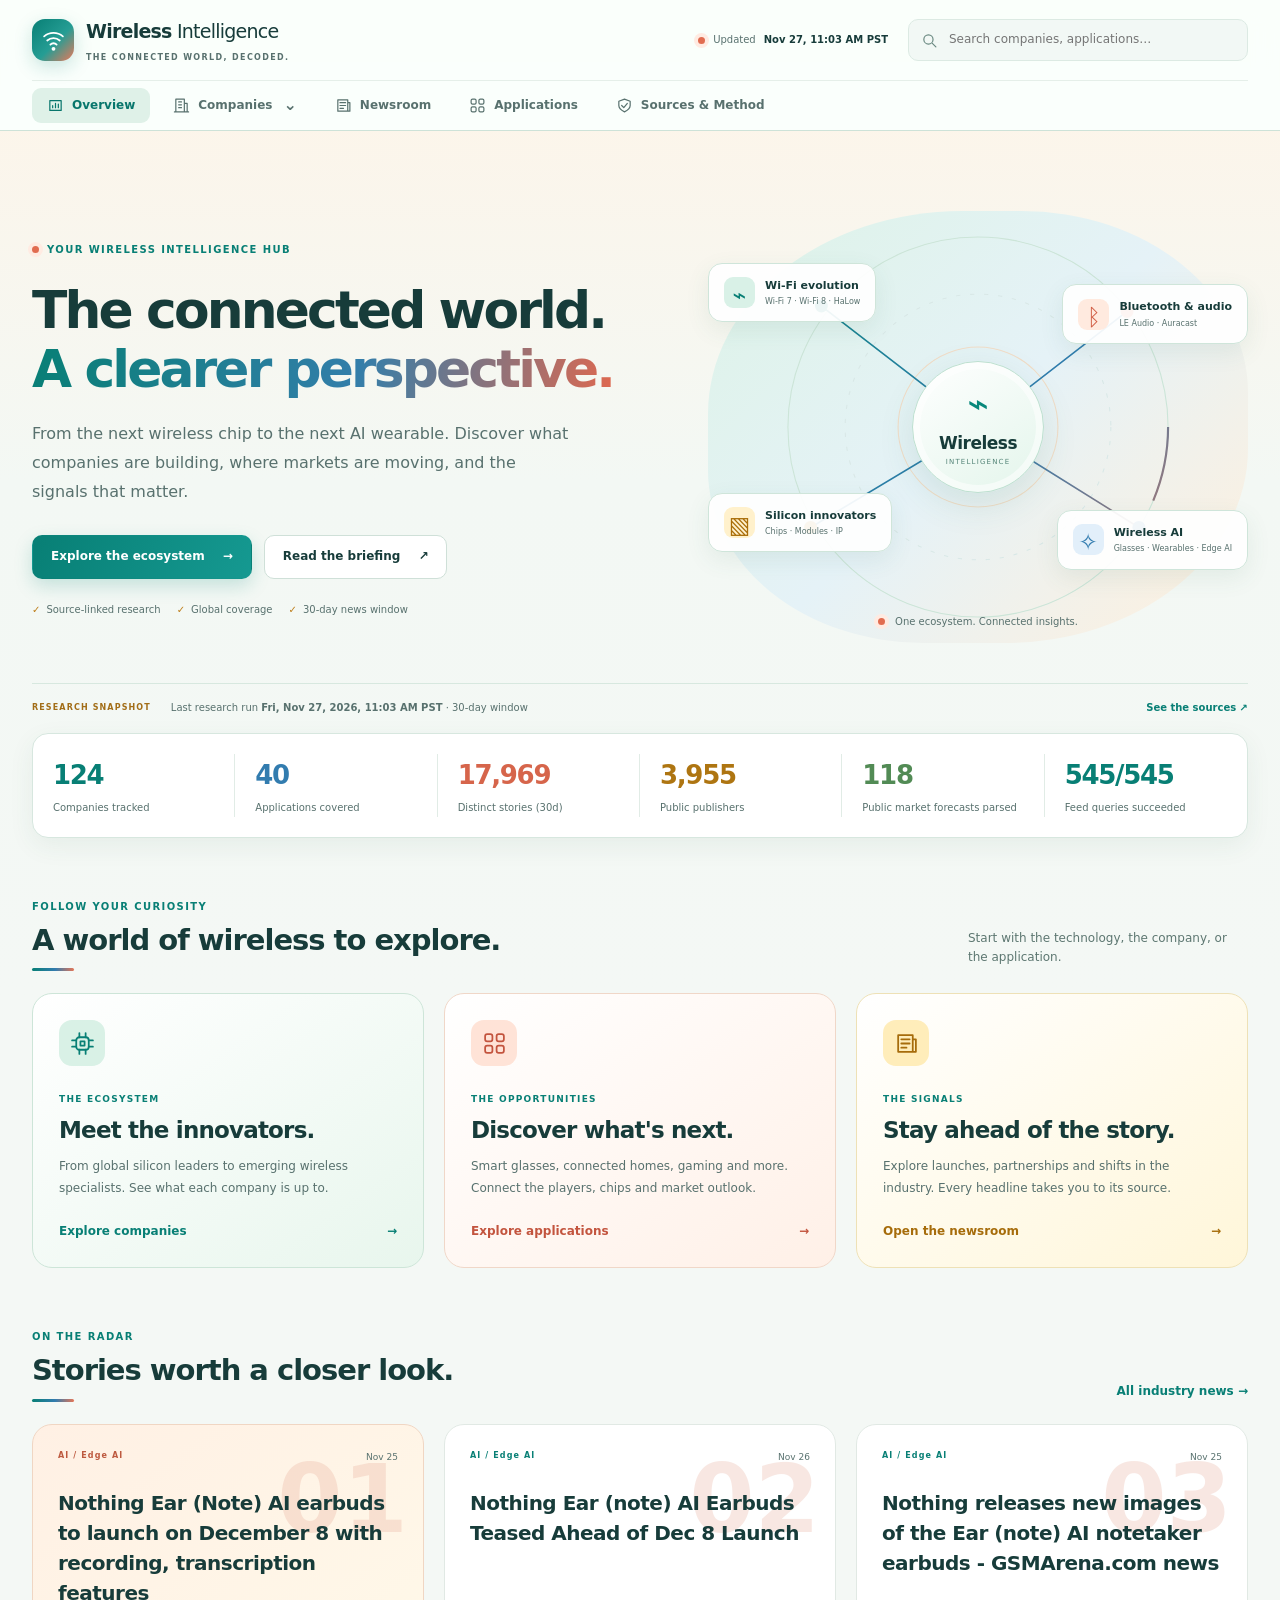
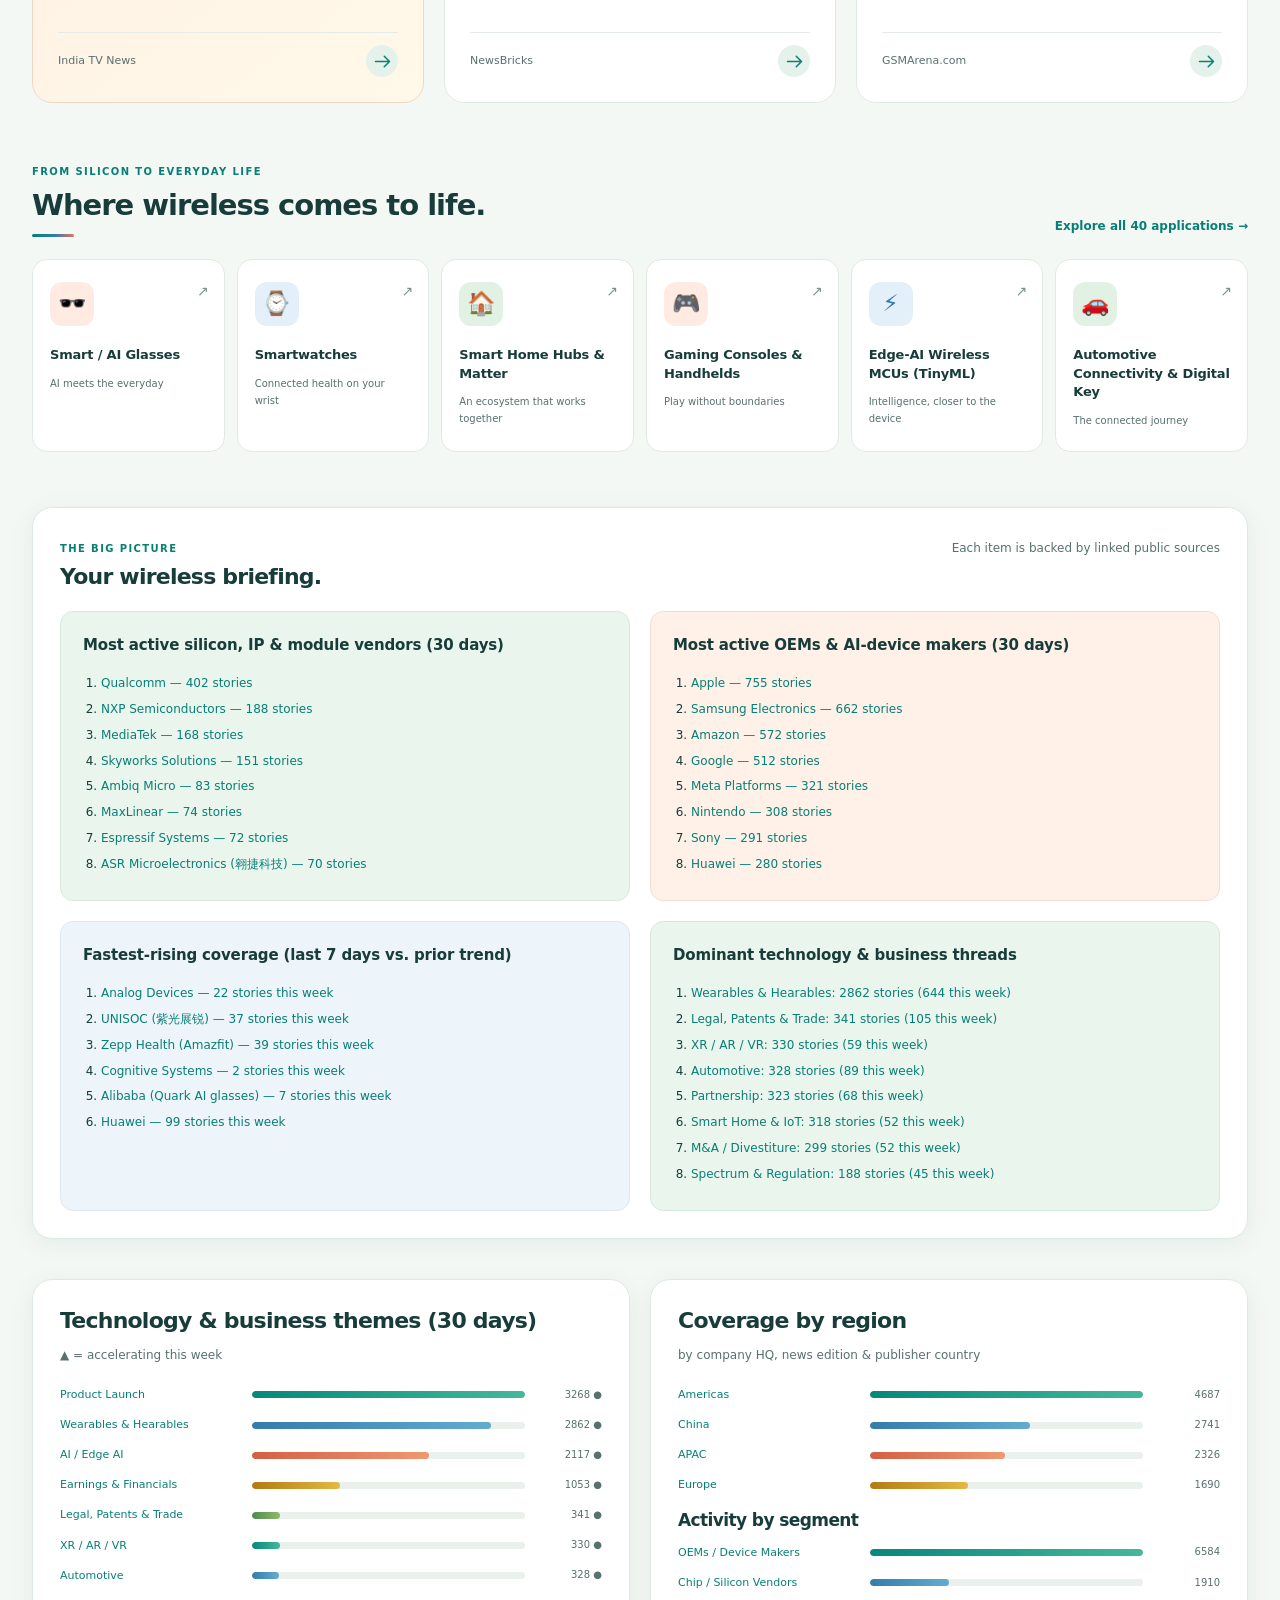
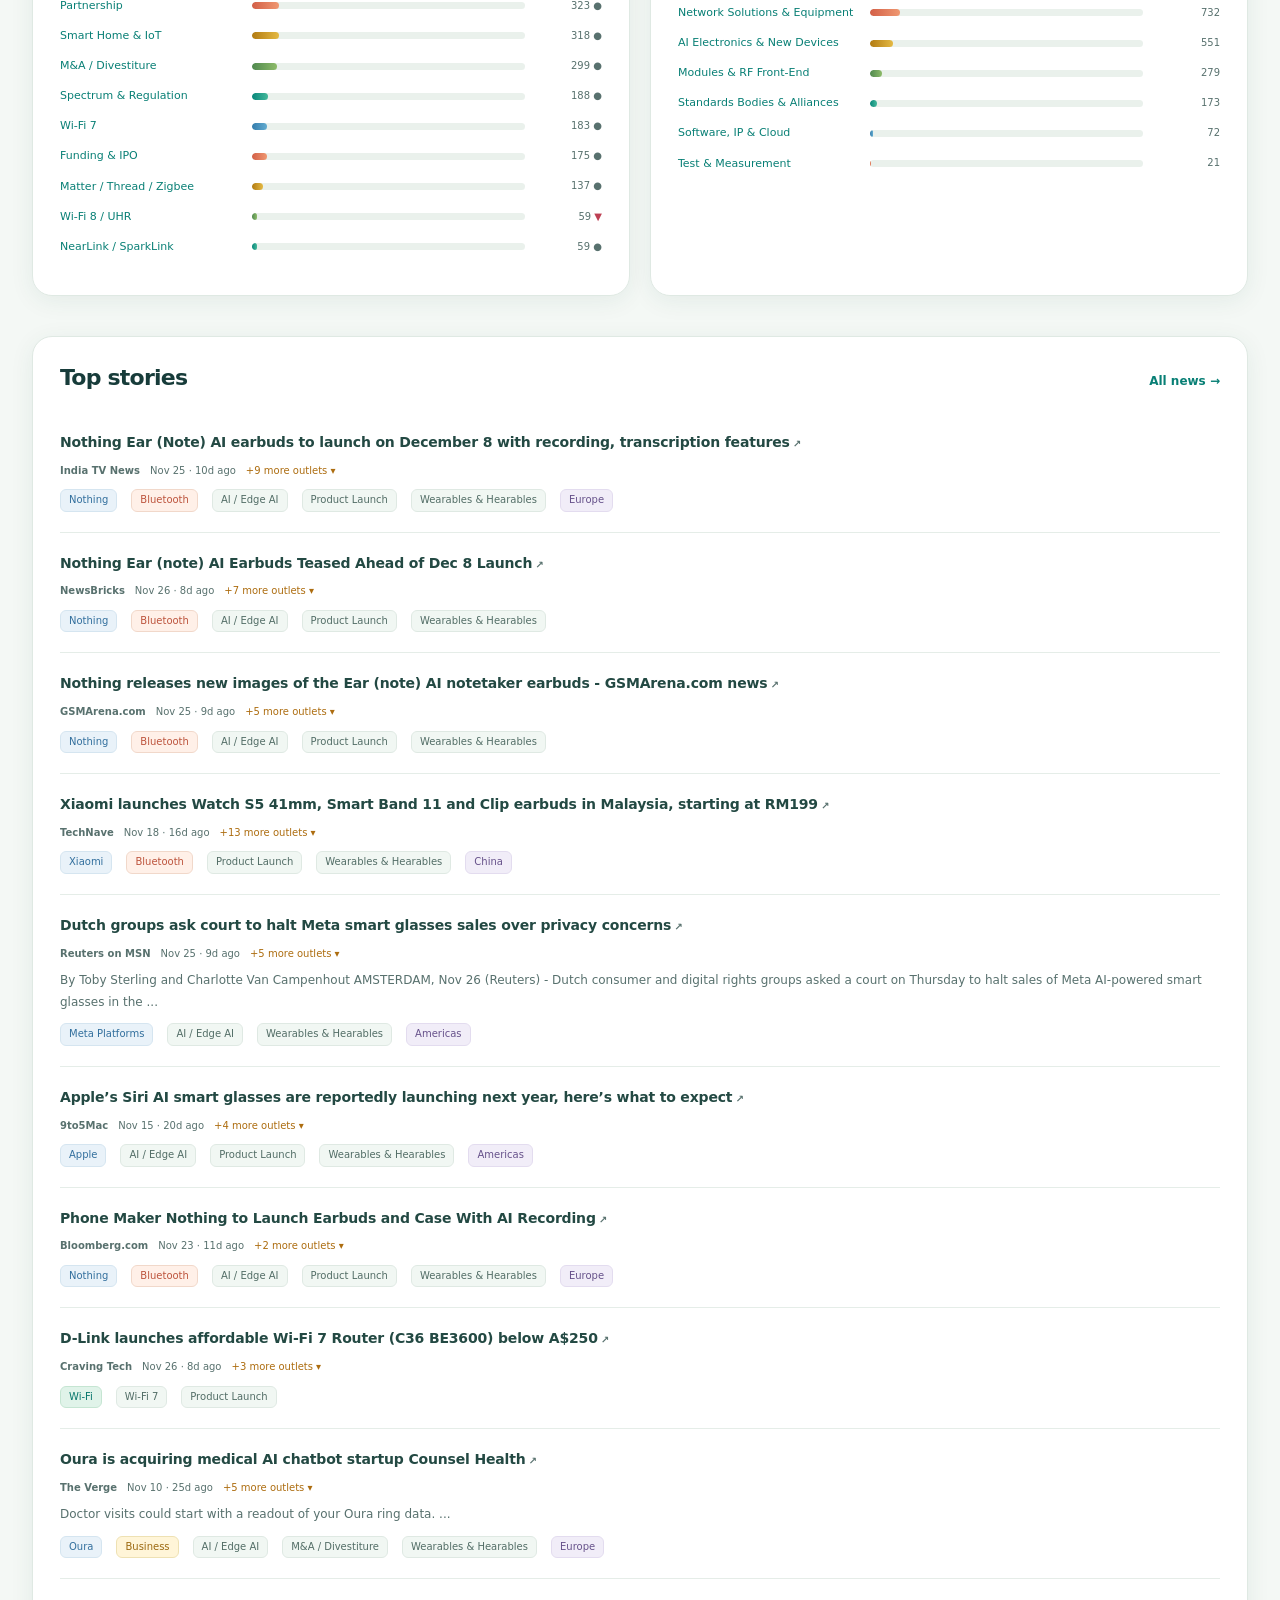
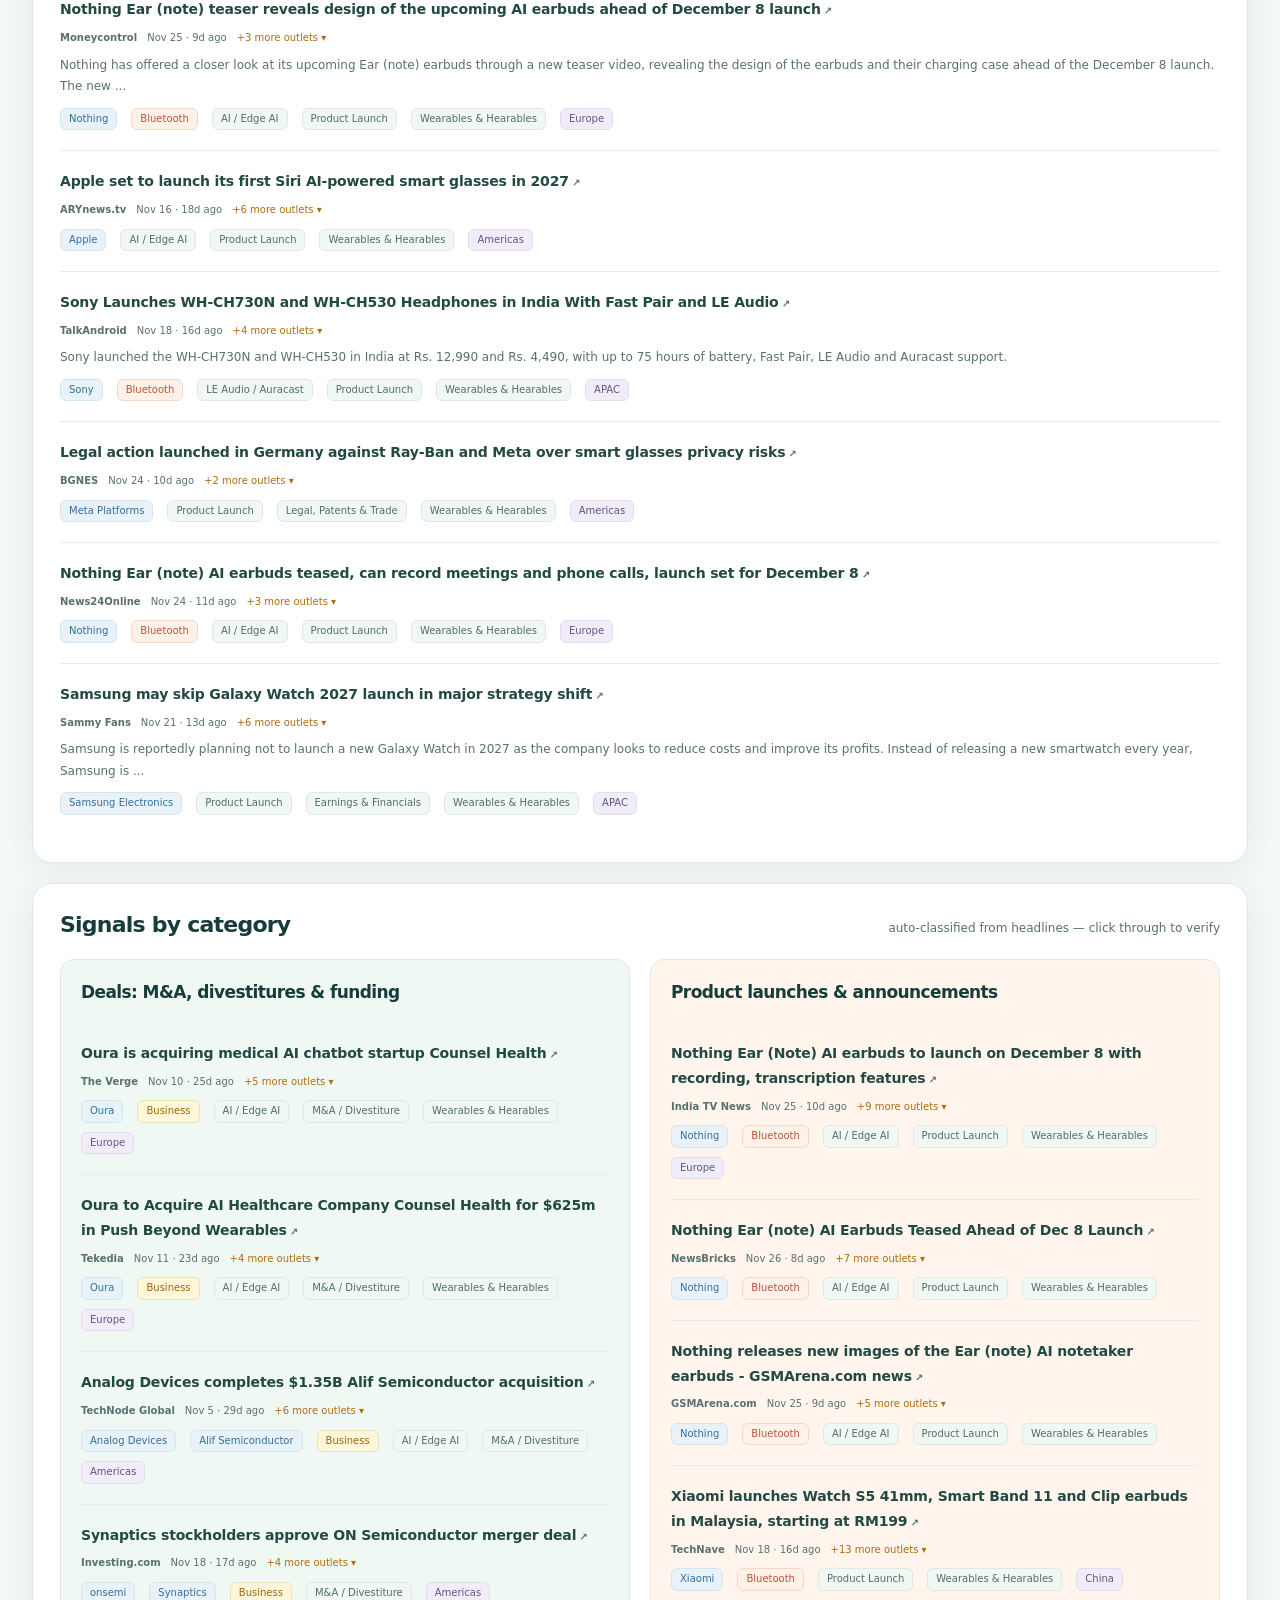
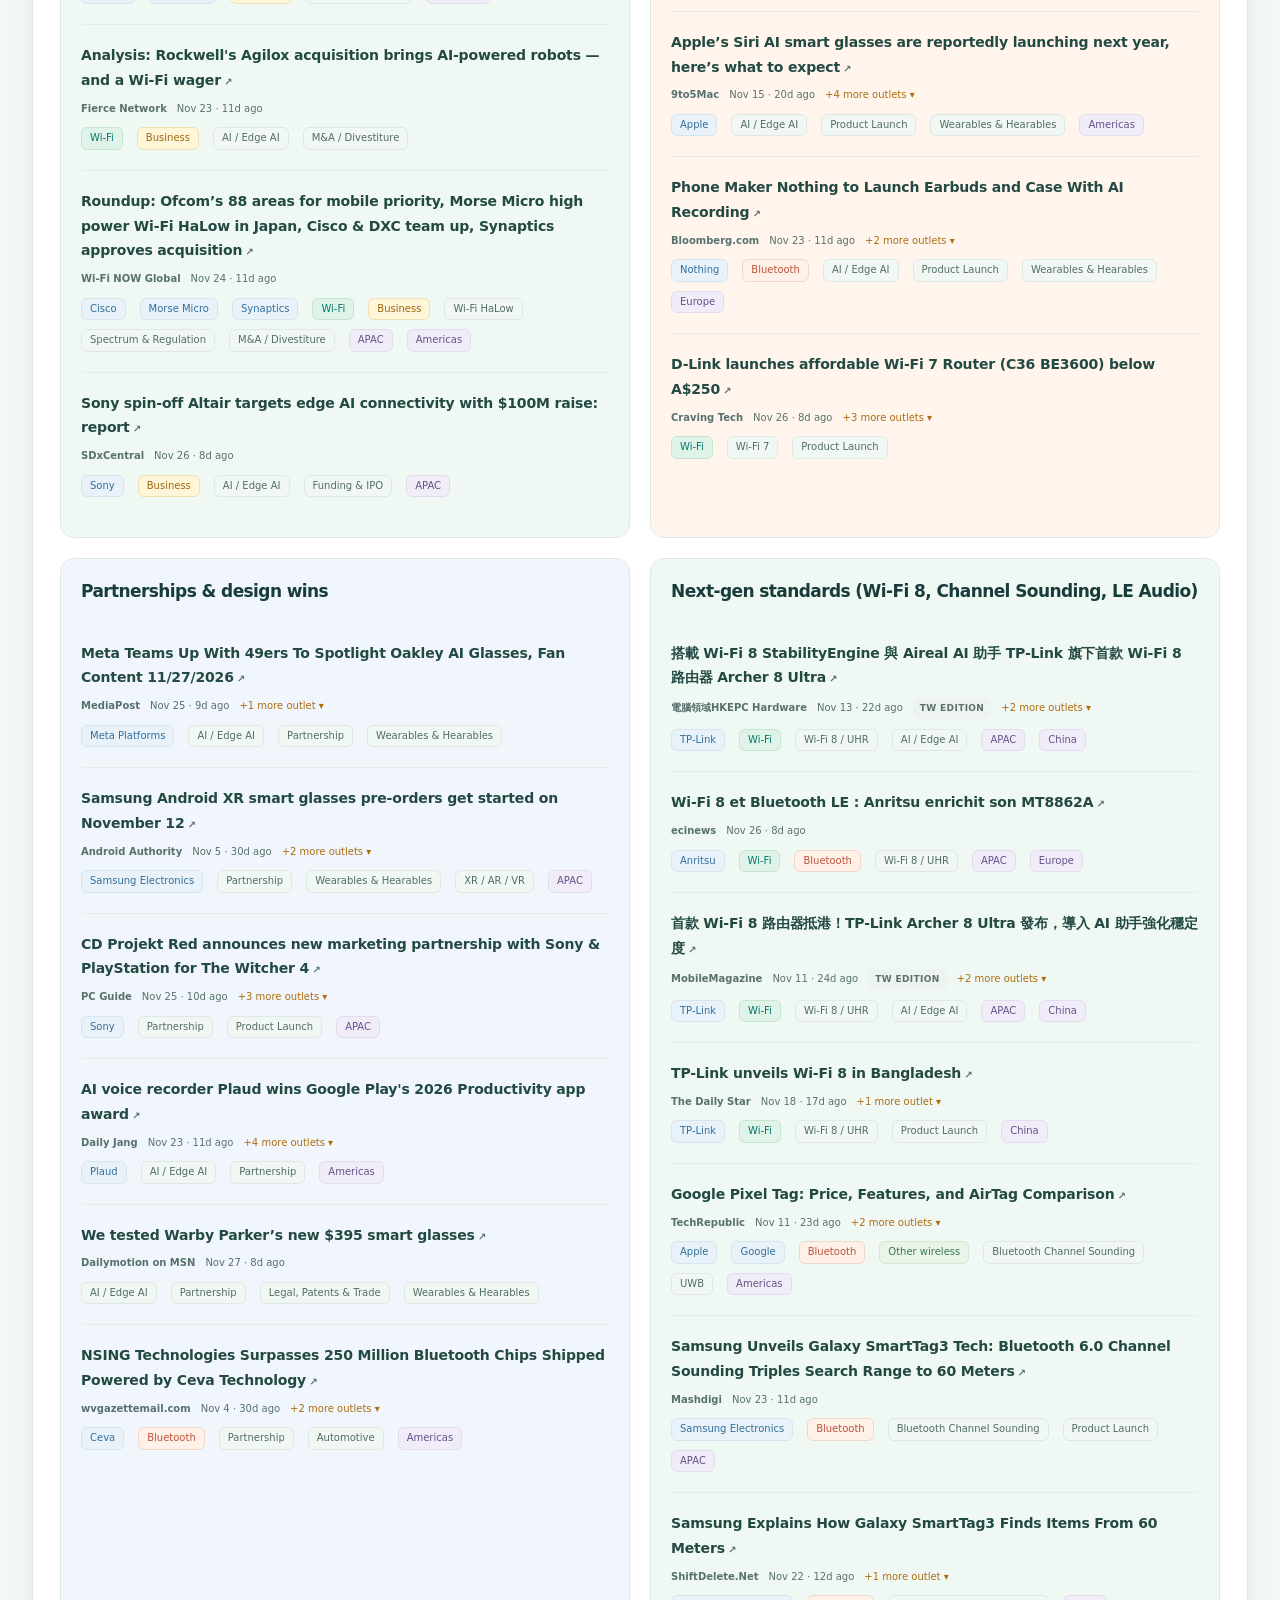
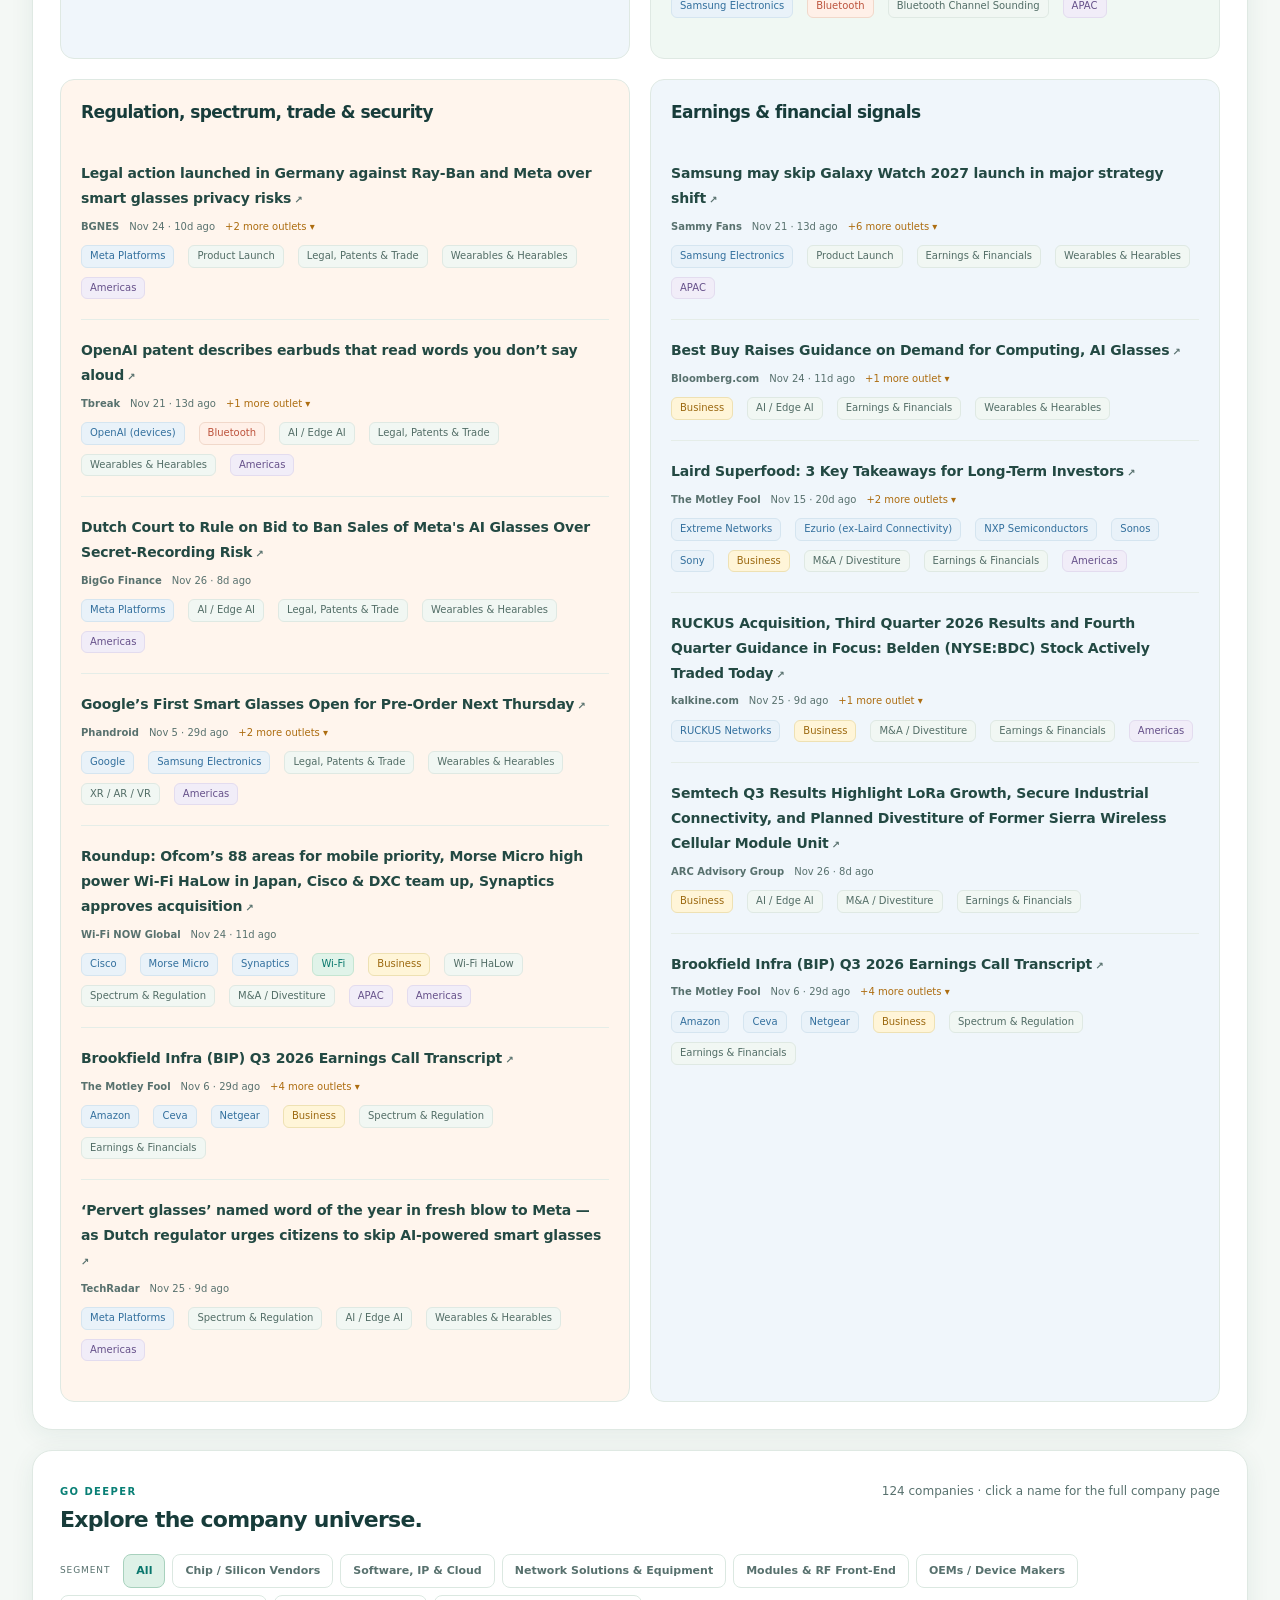
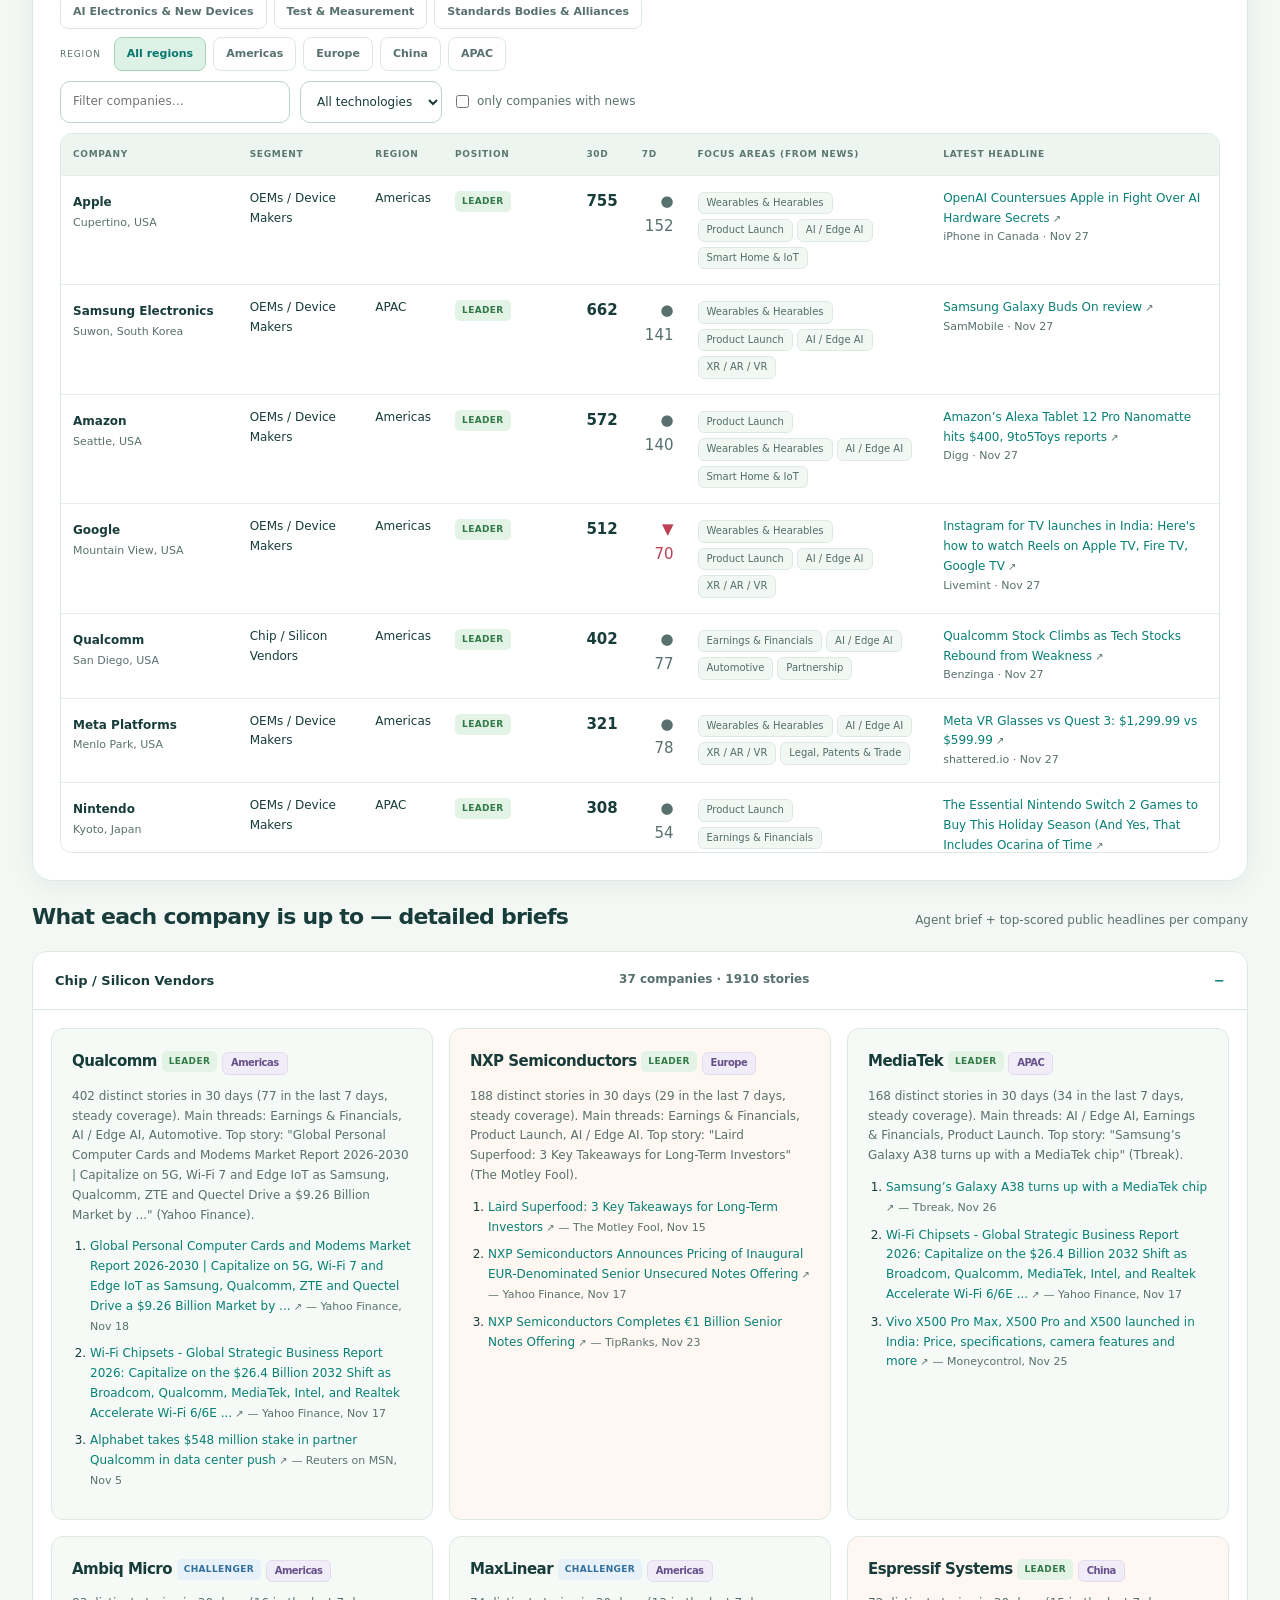
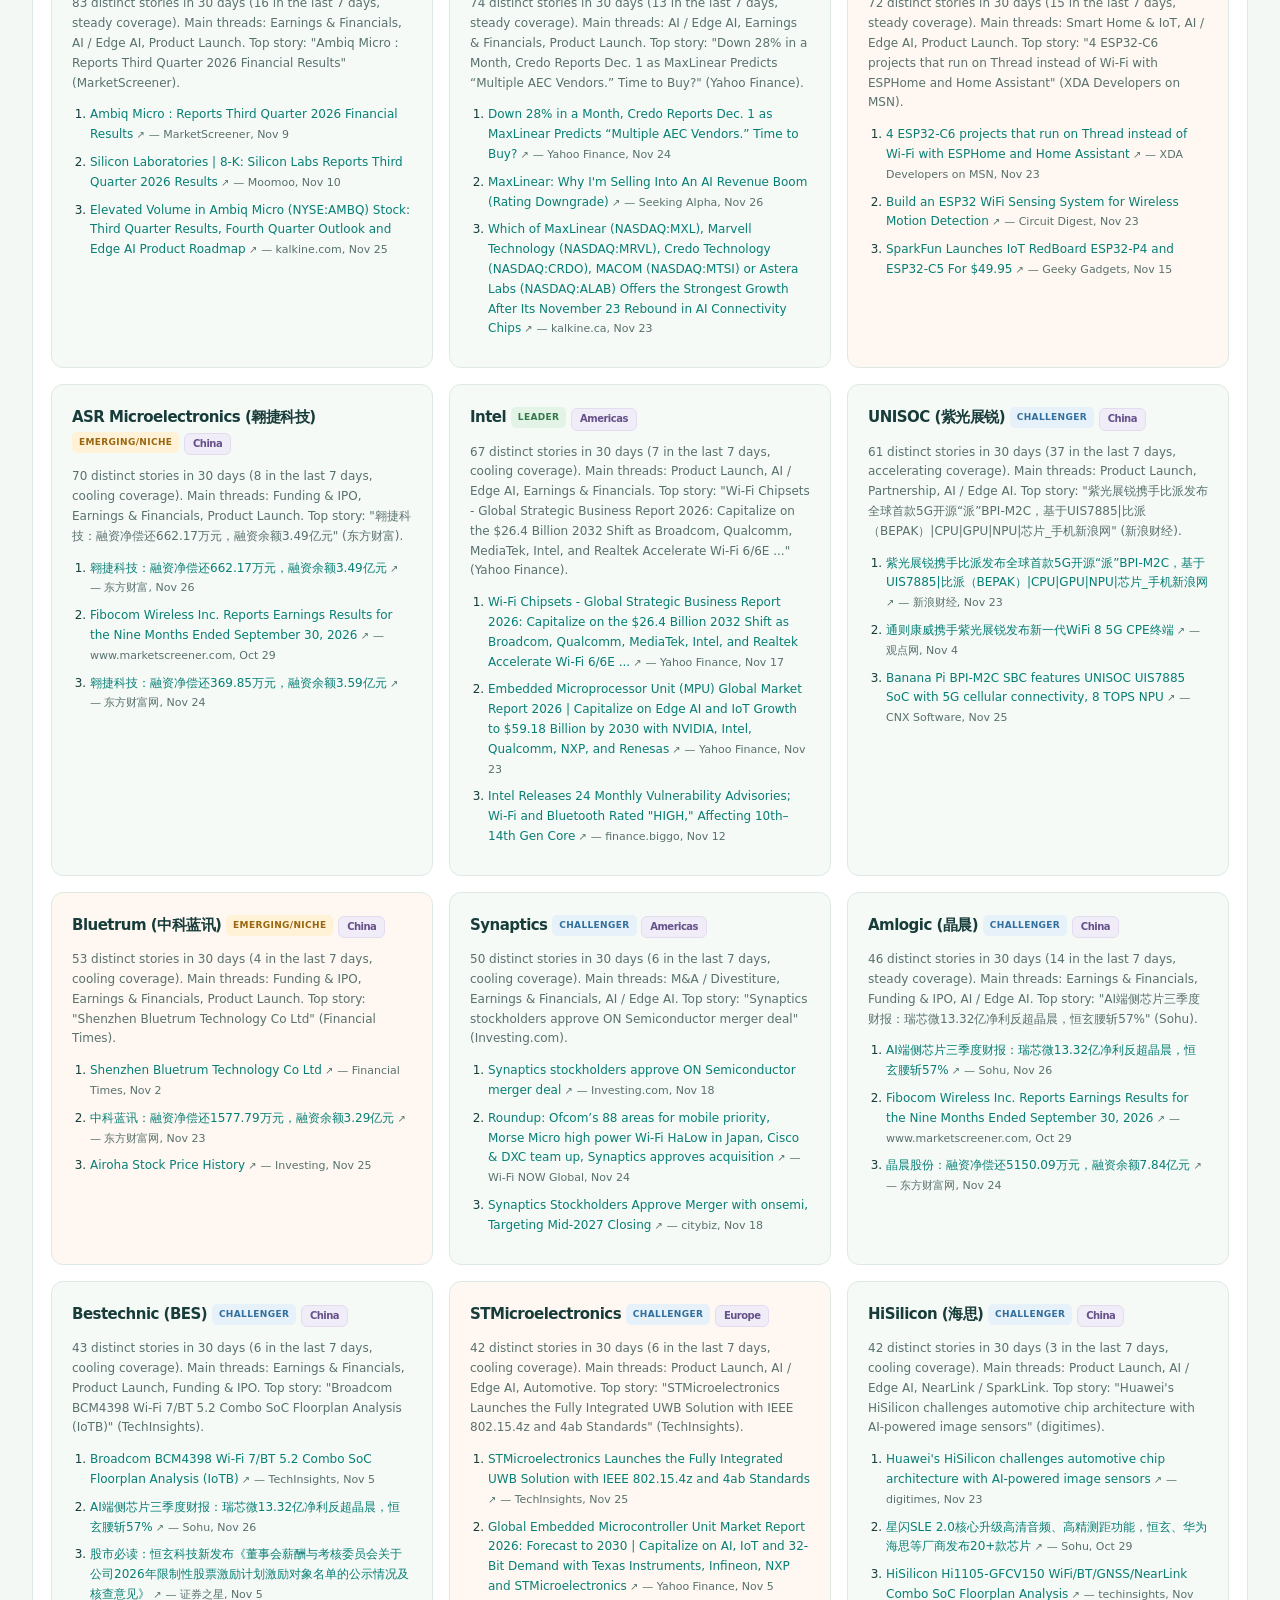
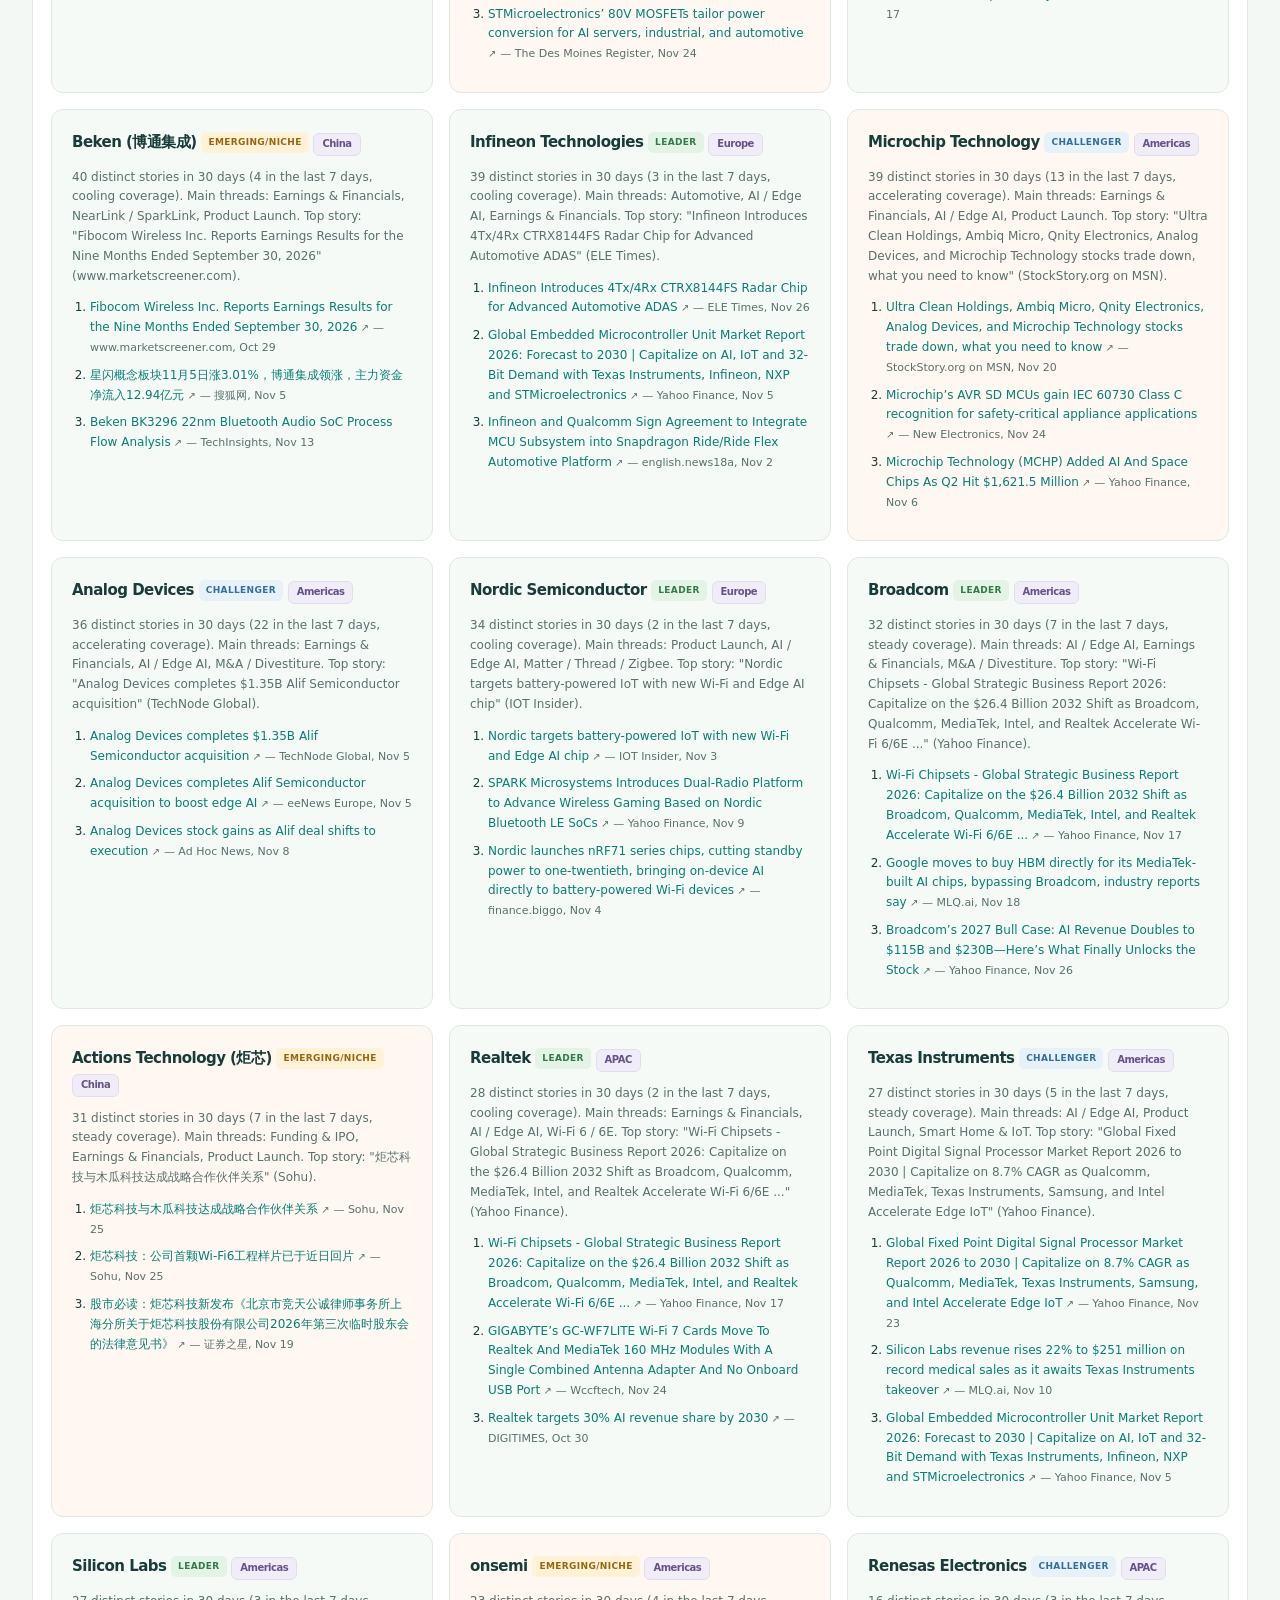
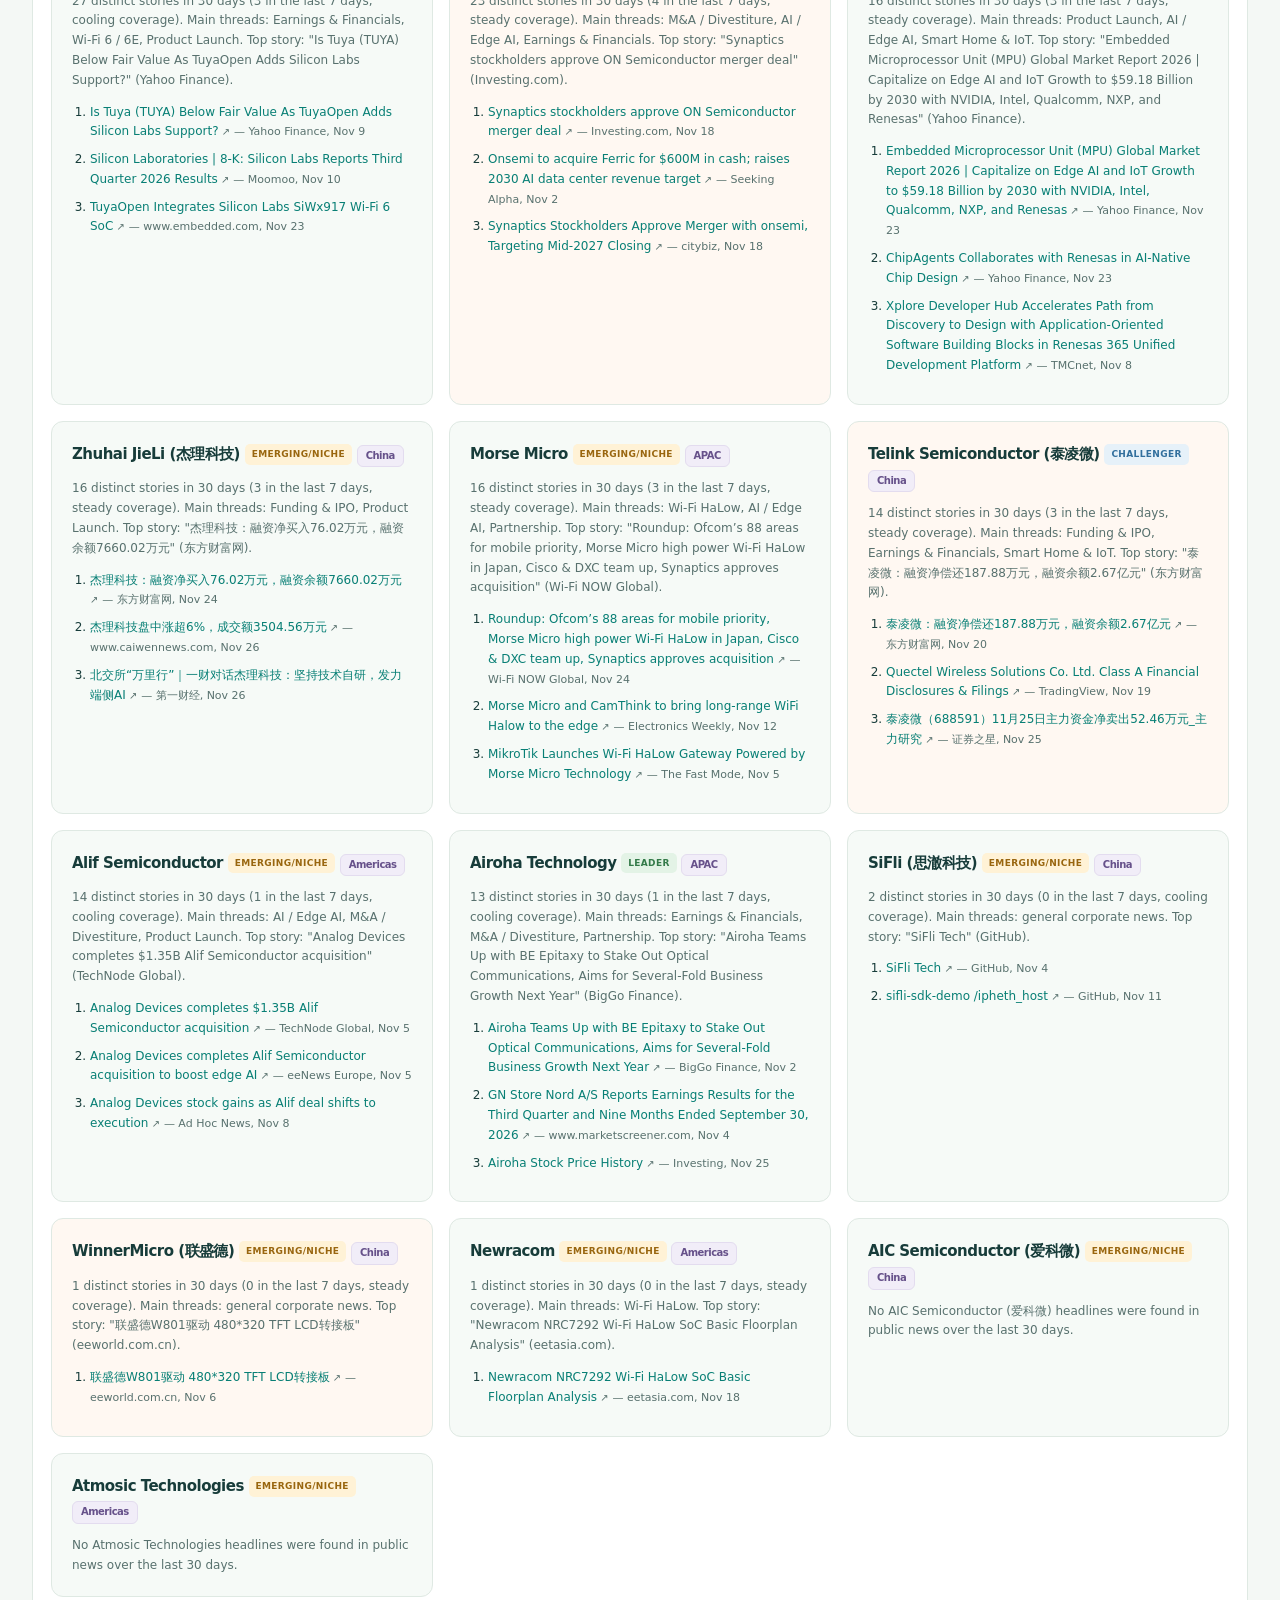
<file: site/index.html>
<!doctype html>
<html lang="en">
<head>
<meta charset="utf-8" />
<meta name="viewport" content="width=device-width,initial-scale=1" />
<title>Wireless Intelligence — Daily Wi-Fi &amp; Bluetooth Market Research Report</title>
<meta name="description" content="Autonomous daily market research on Wi-Fi and Bluetooth chip vendors, OEMs, AI devices and applications across the Americas, Europe, China and APAC — with clickable public sources." />
<link rel="stylesheet" href="assets/style.css?v=4" />
</head>
<body>
<div id="hdr"></div>
<main class="wrap content">
  <section class="landing-hero" aria-labelledby="hero-title">
    <div class="hero-copy">
      <span class="eyebrow"><span class="status-dot"></span> YOUR WIRELESS INTELLIGENCE HUB</span>
      <h1 id="hero-title">The connected world.<br><span class="gradient-text">A clearer perspective.</span></h1>
      <p class="hero-description">From the next wireless chip to the next AI wearable. Discover what companies are building, where markets are moving, and the signals that matter.</p>
      <div class="hero-actions">
        <a class="btn primary" href="#explore">Explore the ecosystem <span aria-hidden="true">→</span></a>
        <a class="btn secondary" href="#exec">Read the briefing <span aria-hidden="true">↗</span></a>
      </div>
      <div class="hero-proof"><span>Source-linked research</span><span>Global coverage</span><span>30-day news window</span></div>
    </div>
    <div class="signal-map">
      <svg class="orbit-art" viewBox="0 0 500 400" fill="none" aria-hidden="true">
        <defs><linearGradient id="orbit-gradient" x1="50" y1="0" x2="450" y2="400" gradientUnits="userSpaceOnUse"><stop stop-color="#07877b"/><stop offset=".55" stop-color="#327caf"/><stop offset="1" stop-color="#e47657"/></linearGradient></defs>
        <circle cx="250" cy="200" r="176" stroke="#cce5d8"/>
        <circle cx="250" cy="200" r="123" stroke="#d9e8e7" stroke-dasharray="4 9"/>
        <circle cx="250" cy="200" r="74" stroke="#f0ddc8"/>
        <path class="signal-path" d="M105 88 250 200 388 93M95 293 250 200 399 293" stroke="url(#orbit-gradient)" stroke-width="1.5"/>
        <circle class="orbit-sweep" cx="250" cy="200" r="176" stroke="url(#orbit-gradient)" stroke-width="2" stroke-dasharray="70 1036"/>
        <circle cx="105" cy="88" r="6" fill="#07877b"/><circle cx="388" cy="93" r="6" fill="#e47657"/>
        <circle cx="95" cy="293" r="6" fill="#b57912"/><circle cx="399" cy="293" r="6" fill="#327caf"/>
      </svg>
      <div class="signal-core"><span class="core-mark" aria-hidden="true">⌁</span><b>Wireless</b><span>INTELLIGENCE</span></div>
      <a class="map-node node-wifi" href="news.html?theme=wifi7"><span class="node-symbol" aria-hidden="true">⌁</span><span><b>Wi-Fi evolution</b><small>Wi-Fi 7 · Wi-Fi 8 · HaLow</small></span></a>
      <a class="map-node node-bt" href="news.html?theme=leaudio"><span class="node-symbol" aria-hidden="true">ᛒ</span><span><b>Bluetooth &amp; audio</b><small>LE Audio · Auracast</small></span></a>
      <a class="map-node node-chip" href="index.html?cat=chip#companies"><span class="node-symbol" aria-hidden="true">▧</span><span><b>Silicon innovators</b><small>Chips · Modules · IP</small></span></a>
      <a class="map-node node-ai" href="applications.html?app=smartglasses"><span class="node-symbol" aria-hidden="true">✧</span><span><b>Wireless AI</b><small>Glasses · Wearables · Edge AI</small></span></a>
      <div class="map-caption"><span class="status-dot"></span> One ecosystem. Connected insights.</div>
    </div>
  </section>

  <div class="report-stamp"><span class="eyebrow">RESEARCH SNAPSHOT</span><p id="sub"></p><a href="sources.html">See the sources ↗</a></div>
  <section class="metrics-strip" aria-label="Research coverage"><div class="kpis" id="kpis"></div></section>

  <section class="discovery-section" id="explore">
    <div class="section-heading"><div><span class="eyebrow">FOLLOW YOUR CURIOSITY</span><h2>A world of wireless to explore.</h2></div><p>Start with the technology, the company, or the application.</p></div>
    <div class="explore-grid">
      <a class="explore-card" href="#companies"><span class="explore-symbol" id="explore-company-icon"></span><span class="card-kicker">THE ECOSYSTEM</span><h3>Meet the innovators.</h3><p>From global silicon leaders to emerging wireless specialists. See what each company is up to.</p><span class="card-link">Explore companies <span aria-hidden="true">→</span></span></a>
      <a class="explore-card violet" href="applications.html"><span class="explore-symbol" id="explore-app-icon"></span><span class="card-kicker">THE OPPORTUNITIES</span><h3>Discover what's next.</h3><p>Smart glasses, connected homes, gaming and more. Connect the players, chips and market outlook.</p><span class="card-link">Explore applications <span aria-hidden="true">→</span></span></a>
      <a class="explore-card teal" href="news.html"><span class="explore-symbol" id="explore-news-icon"></span><span class="card-kicker">THE SIGNALS</span><h3>Stay ahead of the story.</h3><p>Explore launches, partnerships and shifts in the industry. Every headline takes you to its source.</p><span class="card-link">Open the newsroom <span aria-hidden="true">→</span></span></a>
    </div>
  </section>

  <section class="discovery-section" aria-labelledby="spotlight-title">
    <div class="section-heading"><div><span class="eyebrow">ON THE RADAR</span><h2 id="spotlight-title">Stories worth a closer look.</h2></div><a class="text-link" href="news.html">All industry news →</a></div>
    <div class="spotlight-grid" id="spotlights"></div>
  </section>

  <section class="discovery-section" aria-labelledby="application-title">
    <div class="section-heading"><div><span class="eyebrow">FROM SILICON TO EVERYDAY LIFE</span><h2 id="application-title">Where wireless comes to life.</h2></div><a class="text-link" href="applications.html" id="all-apps-link">Explore all applications →</a></div>
    <div class="application-grid" id="application-discovery"></div>
  </section>

  <section class="card" id="exec">
    <div class="card-head"><div><span class="eyebrow">THE BIG PICTURE</span><h2>Your wireless briefing.</h2></div><span class="muted small" id="execNote"></span></div>
    <div id="narr"></div>
    <div class="grid g2" id="bullets"></div>
  </section>

  <section class="grid g2">
    <div class="card"><div class="card-head"><h2>Technology &amp; business themes (30 days)</h2><span class="muted small">▲ = accelerating this week</span></div><div id="themes"></div></div>
    <div class="card"><div class="card-head"><h2>Coverage by region</h2><span class="muted small">by company HQ, news edition &amp; publisher country</span></div><div id="regions"></div>
      <h3 style="margin-top:16px">Activity by segment</h3><div id="segments"></div></div>
  </section>

  <section class="card">
    <div class="card-head"><h2>Top stories</h2><a href="news.html">All news →</a></div>
    <ul class="news" id="top"></ul>
  </section>

  <section class="card" id="deals"><div class="card-head"><h2>Signals by category</h2><span class="muted small">auto-classified from headlines — click through to verify</span></div><div class="grid g2" id="sections"></div></section>

  <section class="card" id="companies">
    <div class="card-head"><div><span class="eyebrow">GO DEEPER</span><h2>Explore the company universe.</h2></div><span class="muted small" id="cnt"></span></div>
    <div class="toggles" id="catT"></div>
    <div class="toggles" id="regT" style="margin-top:8px"></div>
    <div class="filters" style="margin:10px 0">
      <input type="text" id="cq" aria-label="Filter companies by name" placeholder="Filter companies…" />
      <select id="tech" aria-label="Filter companies by technology"><option value="">All technologies</option><option>Wi-Fi</option><option>Bluetooth</option><option>UWB</option><option>Thread/Matter</option><option>Wi-Fi HaLow</option><option>NearLink</option><option>Wi-Fi Sensing</option></select>
      <label class="small muted"><input type="checkbox" id="active" /> only companies with news</label>
    </div>
    <div class="tbl-wrap" style="max-height:720px"><table id="tbl">
      <thead><tr><th data-k="name">Company</th><th data-k="cat">Segment</th><th data-k="region">Region</th><th data-k="tier">Position</th><th data-k="n30" class="num">30d</th><th data-k="n7" class="num">7d</th><th class="nosort">Focus areas (from news)</th><th class="nosort">Latest headline</th></tr></thead>
      <tbody></tbody></table></div>
  </section>

  <section id="briefs">
    <div class="card-head" style="margin-top:22px"><h2>What each company is up to — detailed briefs</h2><span class="muted small">Agent brief + top-scored public headlines per company</span></div>
    <div id="briefGroups"></div>
  </section>
</main>
<footer id="ftr"></footer>

<script src="data/index.js"></script>
<script src="data/report.js"></script>
<script src="assets/common.js?v=4"></script>
<script>
(function () {
  const R = window.WR_REPORT;
  WR.header("report");
  if (!R) { document.querySelector("main").innerHTML = '<div class="card empty">No report yet — run <code>Script\\Windows\\Run_Agent.bat</code>.</div>'; return; }
  const L = R.theme_labels, E = WR.esc;
  document.getElementById("sub").innerHTML = `Last research run <b>${WR.fmtFull(R.generated)}</b> · ${R.window}-day window`;
  document.getElementById("explore-company-icon").innerHTML = WR.icon("chip");
  document.getElementById("explore-app-icon").innerHTML = WR.icon("apps");
  document.getElementById("explore-news-icon").innerHTML = WR.icon("news");
  document.getElementById("spotlights").innerHTML = R.top.slice(0, 3).map((n, i) => `<article class="spotlight-card ${i === 0 ? "featured" : ""}">
    <div class="spotlight-meta"><span class="card-kicker">${E((n.th || []).map(t => L[t]).find(Boolean) || "Industry signal")}</span><span>${WR.fmtDate(n.d)}</span></div>
    <span class="story-number" aria-hidden="true">0${i + 1}</span><h3><a href="${E(n.u)}" target="_blank" rel="noopener noreferrer">${E(n.t)}</a></h3>
    <div class="spotlight-bottom"><span>${E(n.p)}</span><a href="${E(n.u)}" target="_blank" rel="noopener noreferrer" aria-label="Read source: ${E(n.t)}">${WR.icon("arrow")}</a></div>
  </article>`).join("");
  const featuredApps = [
    ["smartglasses", "AI meets the everyday", "violet"],
    ["smartwatch", "Connected health on your wrist", "blue"],
    ["smarthome", "An ecosystem that works together", "teal"],
    ["console", "Play without boundaries", "violet"],
    ["edgeai", "Intelligence, closer to the device", "blue"],
    ["auto", "The connected journey", "teal"]
  ];
  document.getElementById("application-discovery").innerHTML = featuredApps.map(([id, desc, tone]) => {
    const app = window.WR_INDEX.apps.find(a => a.id === id);
    if (!app) return "";
    return `<a class="application-tile ${tone}" href="applications.html?app=${id}"><span class="application-icon" aria-hidden="true">${E(app.i)}</span><h3>${E(app.n)}</h3><p>${E(desc)}</p><span class="tile-arrow" aria-hidden="true">↗</span></a>`;
  }).join("");
  document.getElementById("all-apps-link").textContent = `Explore all ${R.kpis.applications} applications →`;

  const k = R.kpis;
  document.getElementById("kpis").innerHTML = [
    [k.companies, "Companies tracked"], [k.applications, "Applications covered"], [k.articles.toLocaleString(), "Distinct stories (30d)"],
    [k.publishers.toLocaleString(), "Public publishers"], [k.forecasts, "Public market forecasts parsed"], [`${k.queries_ok}/${k.queries}`, "Feed queries succeeded"]
  ].map(([v, l]) => `<div class="kpi"><div class="v">${v}</div><div class="l">${l}</div></div>`).join("");

  // ---- executive summary
  const S = R.summary;
  if (S.narrative) {
    const refs = S.narrative.refs;
    const txt = E(S.narrative.text).replace(/\[(\d+)\]/g, (m, n) => { const r = refs[+n - 1]; return r ? `<a href="${E(r.u)}" target="_blank" rel="noopener" title="${E(r.t)} — ${E(r.p)}">[${n}]</a>` : m; });
    document.getElementById("narr").innerHTML = `<div class="note info narr">${txt}</div><p class="tiny muted">AI narrative (${E(S.narrative.model)}) written only from the cited public headlines.</p>`;
  }
  document.getElementById("bullets").innerHTML = S.bullets.map((b) => `<div class="kpi"><h3>${E(b.h)}</h3><ol style="margin:6px 0 0;padding-left:18px">${b.items.map((i) => `<li>${i.cid ? `<a href="company.html?id=${i.cid}">${E(i.t)}</a>` : i.theme ? `<a href="news.html?theme=${i.theme}">${E(i.t)}</a>` : E(i.t)}</li>`).join("")}</ol></div>`).join("");
  document.getElementById("execNote").textContent = "Each item is backed by linked public sources";

  // ---- themes
  const th = R.themes.filter((t) => !["wifi", "bluetooth", "chips"].includes(t.id)).slice(0, 16);
  document.getElementById("themes").innerHTML = WR.bars(th.map((t) => ({ l: `<a href="news.html?theme=${t.id}">${E(t.label)}</a>`, v: t.n30, n: `${t.n30} ${t.mom > 0.5 ? '<span class="up">▲</span>' : t.mom < -0.4 ? '<span class="down">▼</span>' : '<span class="flat">●</span>'}` })));
  document.getElementById("regions").innerHTML = WR.bars(S.regions.filter((r) => r[0] !== "Global").map(([r, n]) => ({ l: `<a href="news.html?region=${encodeURIComponent(r)}">${E(r)}</a>`, v: n })));
  const seg = {};
  R.companies.forEach((c) => (seg[c.cat] = (seg[c.cat] || 0) + c.n30));
  document.getElementById("segments").innerHTML = WR.bars(Object.entries(seg).sort((a, b) => b[1] - a[1]).map(([c, n]) => ({ l: `<a href="index.html?cat=${c}#companies">${E(R.categories[c])}</a>`, v: n })));

  document.getElementById("top").innerHTML = R.top.slice(0, 15).map((n) => WR.newsItem(n, L, { desc: true })).join("");
  document.getElementById("sections").innerHTML = S.sections.filter((s) => s.items.length).map((s) => `<div><h3>${E(s.h)}</h3><ul class="news">${s.items.slice(0, 7).map((n) => WR.newsItem(n, L)).join("")}</ul></div>`).join("");

  // ---- company table
  let cat = WR.qs("cat") || "", reg = WR.qs("region") || "", sortK = "n30", sortD = -1;
  const catT = document.getElementById("catT"), regT = document.getElementById("regT");
  catT.innerHTML = `<span class="lbl">Segment</span>` + [["", "All"]].concat(Object.entries(R.categories)).map(([k2, v]) => `<button class="tbtn" data-c="${k2}">${E(v)}</button>`).join("");
  regT.innerHTML = `<span class="lbl">Region</span>` + [["", "All regions"]].concat(R.regions.map((r) => [r, r])).map(([k2, v]) => `<button class="tbtn" data-r="${k2}">${E(v)}</button>`).join("");
  catT.onclick = (e) => { if (e.target.dataset.c !== undefined) { cat = e.target.dataset.c; draw(); } };
  regT.onclick = (e) => { if (e.target.dataset.r !== undefined) { reg = e.target.dataset.r; draw(); } };
  ["cq", "tech", "active"].forEach((id) => document.getElementById(id).addEventListener("input", draw));
  document.querySelectorAll("#tbl th[data-k]").forEach((th2) => th2.onclick = () => { const kk = th2.dataset.k; sortD = sortK === kk ? -sortD : (["n30", "n7"].includes(kk) ? -1 : 1); sortK = kk; draw(); });

  function filtered() {
    const q = document.getElementById("cq").value.toLowerCase(), tech = document.getElementById("tech").value, act = document.getElementById("active").checked;
    return R.companies.filter((c) => (!cat || c.cat === cat) && (!reg || c.region === reg) && (!tech || c.tech.includes(tech)) && (!act || c.n30 > 0) && (!q || c.name.toLowerCase().includes(q)));
  }
  function draw() {
    catT.querySelectorAll(".tbtn").forEach((b) => b.classList.toggle("on", b.dataset.c === cat));
    regT.querySelectorAll(".tbtn").forEach((b) => b.classList.toggle("on", b.dataset.r === reg));
    const rows = filtered().sort((a, b) => { const x = a[sortK], y = b[sortK]; return (typeof x === "number" ? x - y : String(x).localeCompare(String(y))) * sortD; });
    document.getElementById("cnt").textContent = `${rows.length} companies · click a name for the full company page`;
    document.querySelector("#tbl tbody").innerHTML = rows.map((c) => `<tr>
      <td><a class="co-name" href="company.html?id=${c.id}">${E(c.name)}</a><div class="tiny muted">${E(c.hq)}</div></td>
      <td class="small">${E(R.categories[c.cat])}</td><td class="small">${E(c.region)}</td><td>${WR.tierBadge(c.tier)}</td>
      <td class="num"><b>${c.n30}</b></td><td class="num">${WR.momHtml(c.mom, c.n7)}</td>
      <td>${c.focus.map((f) => `<span class="chip">${E(L[f] || f)}</span>`).join("") || '<span class="muted small">—</span>'}</td>
      <td class="small">${c.latest ? `<a class="ext" href="${E(c.latest.u)}" target="_blank" rel="noopener">${E(c.latest.t)}</a><div class="tiny muted">${E(c.latest.p)} · ${WR.fmtDate(c.latest.d)}</div>` : '<span class="muted">No headlines in window</span>'}</td></tr>`).join("");
    drawBriefs(rows);
  }
  function drawBriefs(rows) {
    const by = {};
    rows.forEach((c) => (by[c.cat] = by[c.cat] || []).push(c));
    document.getElementById("briefGroups").innerHTML = Object.keys(R.categories).filter((k2) => by[k2]).map((k2, i) => {
      const list = by[k2].slice().sort((a, b) => b.n30 - a.n30);
      return `<details class="grp" ${i < 2 ? "open" : ""}><summary><span>${E(R.categories[k2])}</span><span class="muted small">${list.length} companies · ${list.reduce((s, c) => s + c.n30, 0)} stories</span></summary>
      <div class="briefs">${list.map((c) => `<div class="brief"><h3><a href="company.html?id=${c.id}">${E(c.name)}</a> ${WR.tierBadge(c.tier)} <span class="chip rg">${E(c.region)}</span></h3>
        <div class="small muted">${E(c.brief)}</div>
        ${c.hl.length ? `<ol>${c.hl.map((n) => `<li><a class="ext" href="${E(n.u)}" target="_blank" rel="noopener">${E(n.t)}</a> <span class="tiny muted">— ${E(n.p)}, ${WR.fmtDate(n.d)}</span></li>`).join("")}</ol>` : ""}
      </div>`).join("")}</div></details>`;
    }).join("");
  }
  draw();
  if (location.hash === "#companies" || WR.qs("cat")) setTimeout(() => document.getElementById("companies").scrollIntoView(), 50);
})();
</script>
</body>
</html>
</file>
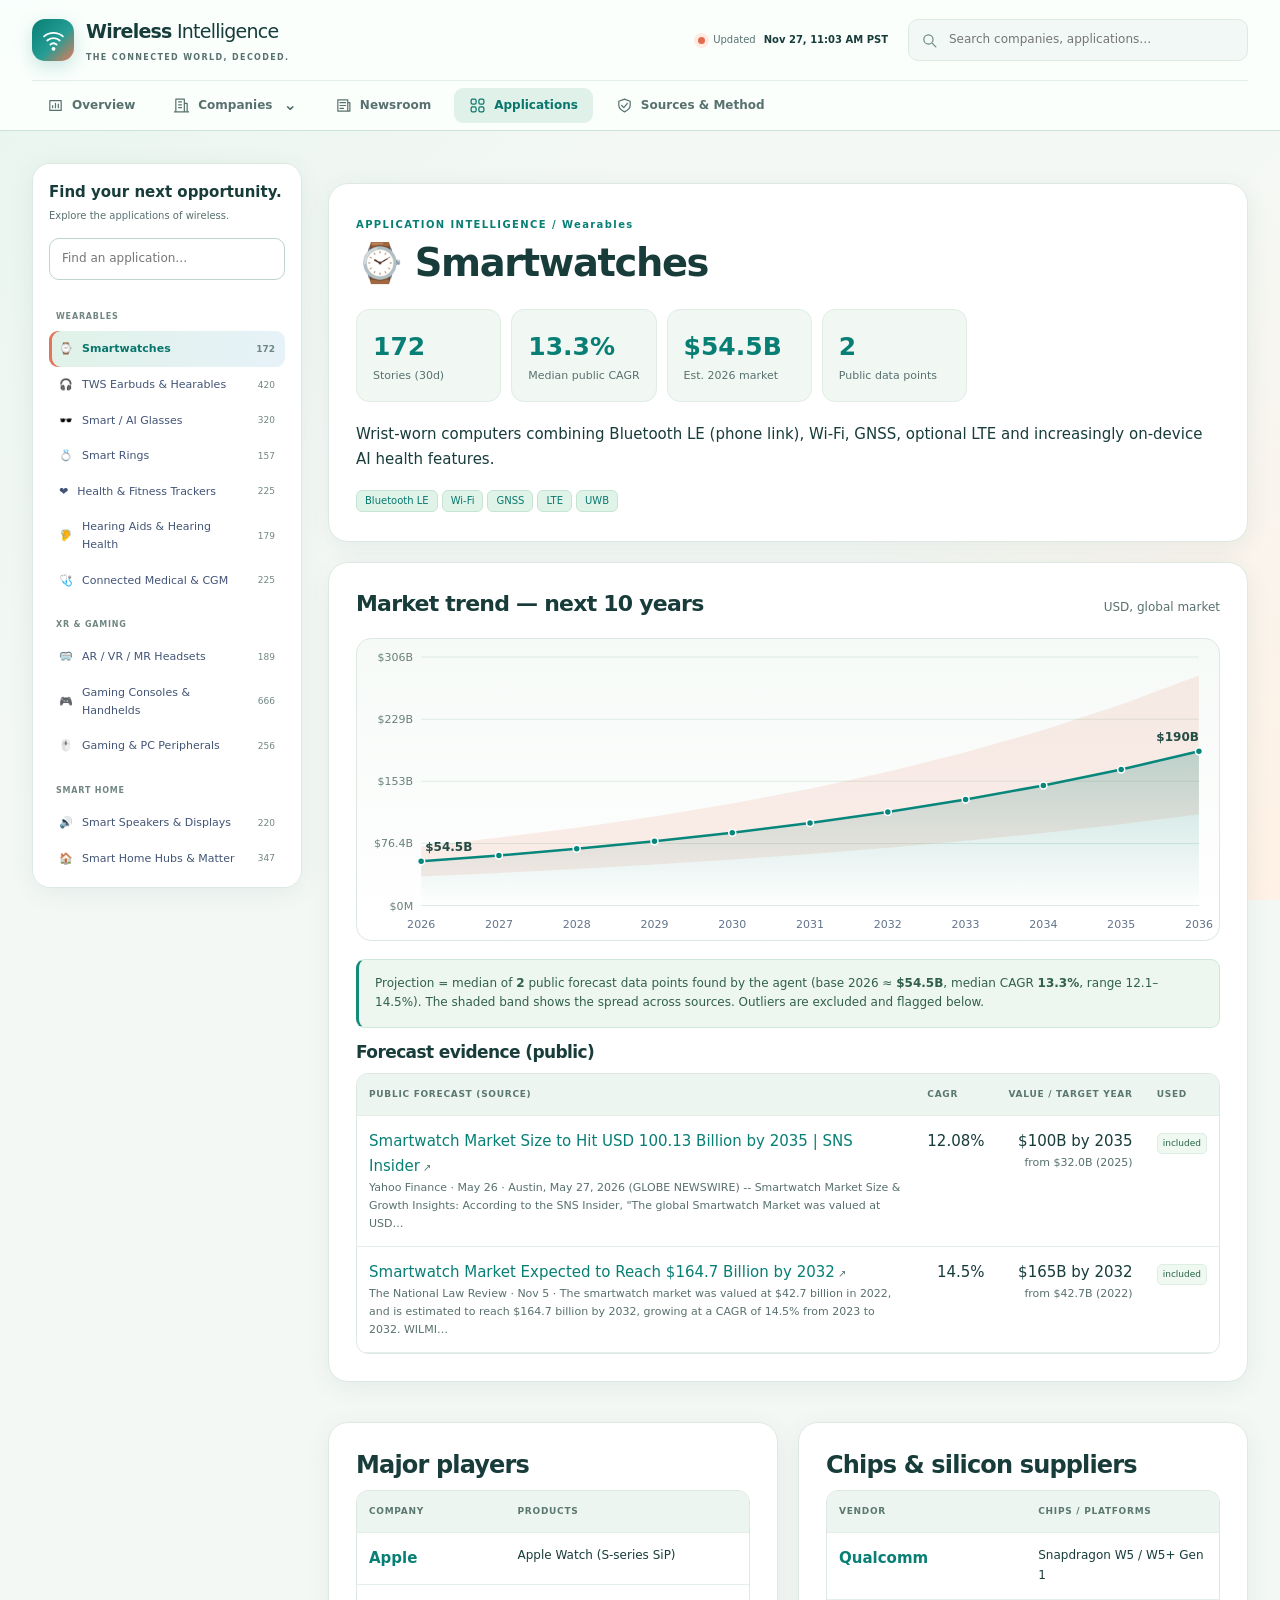
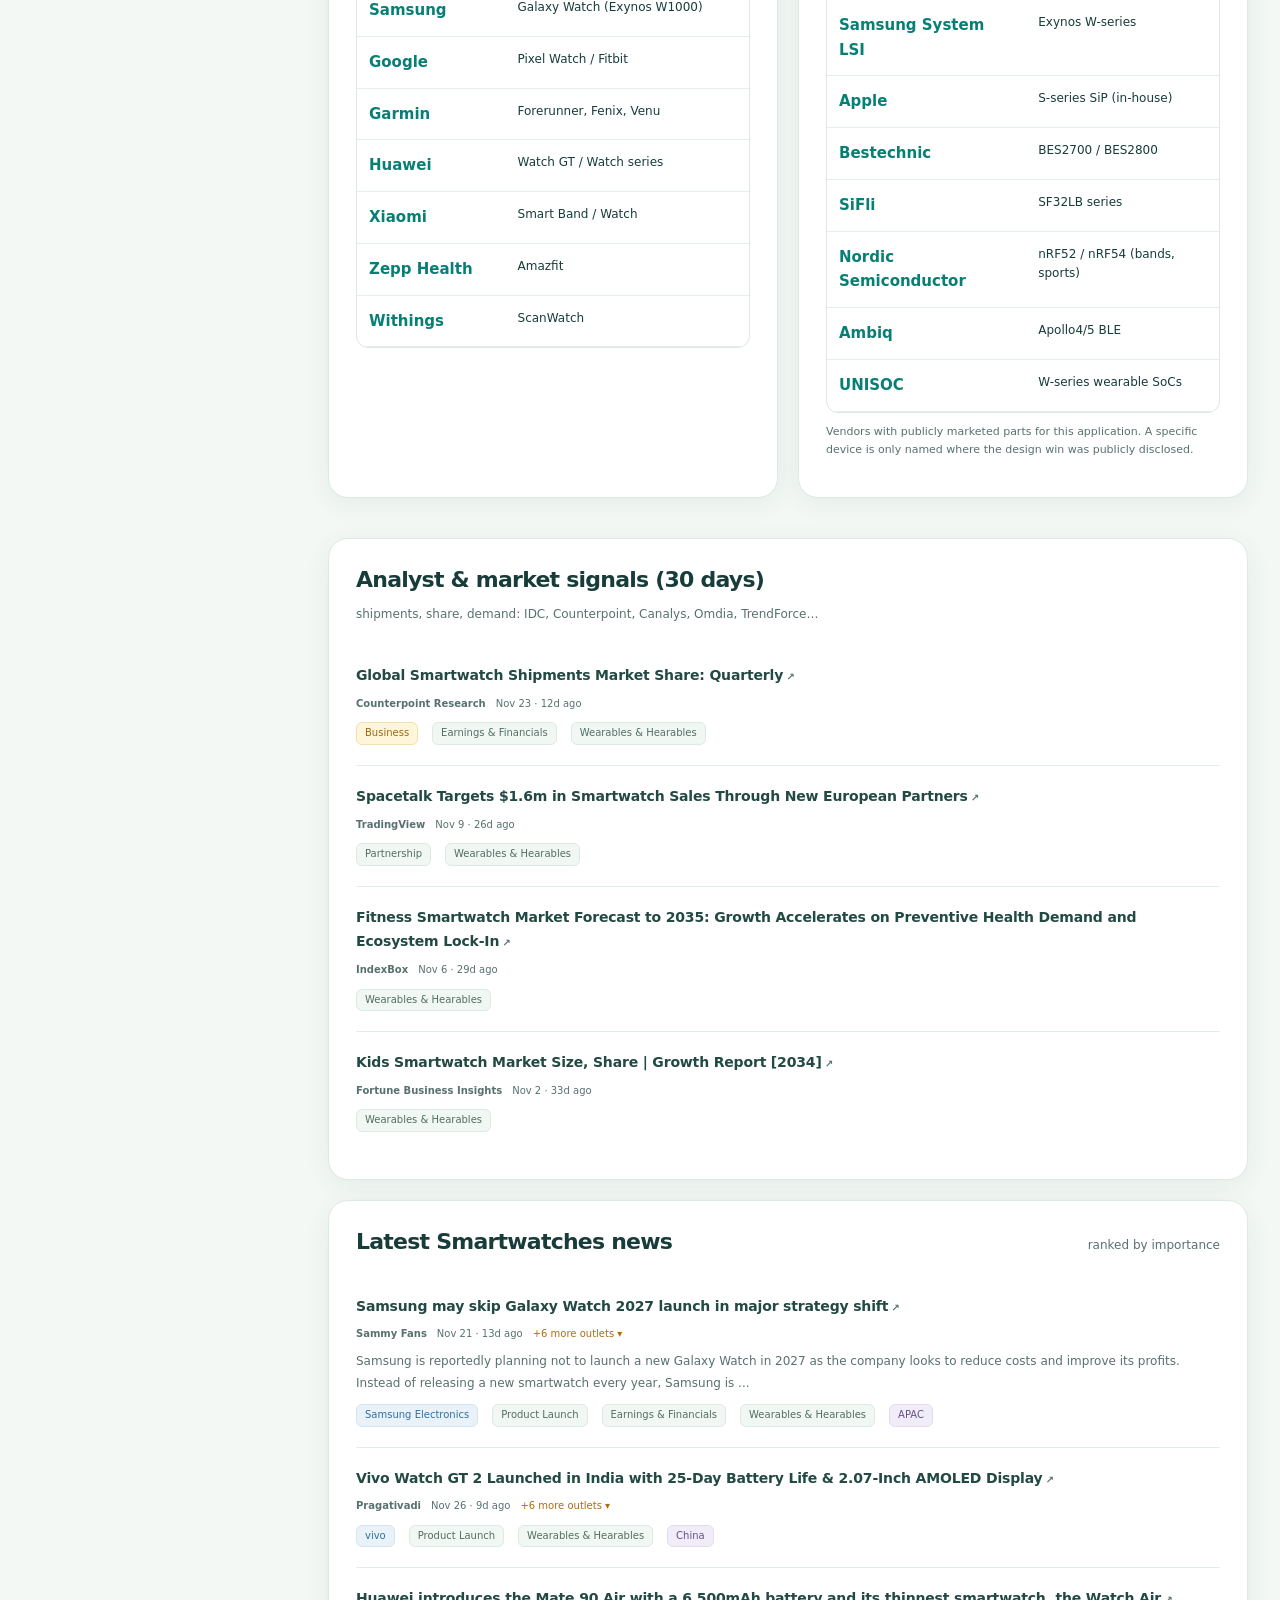
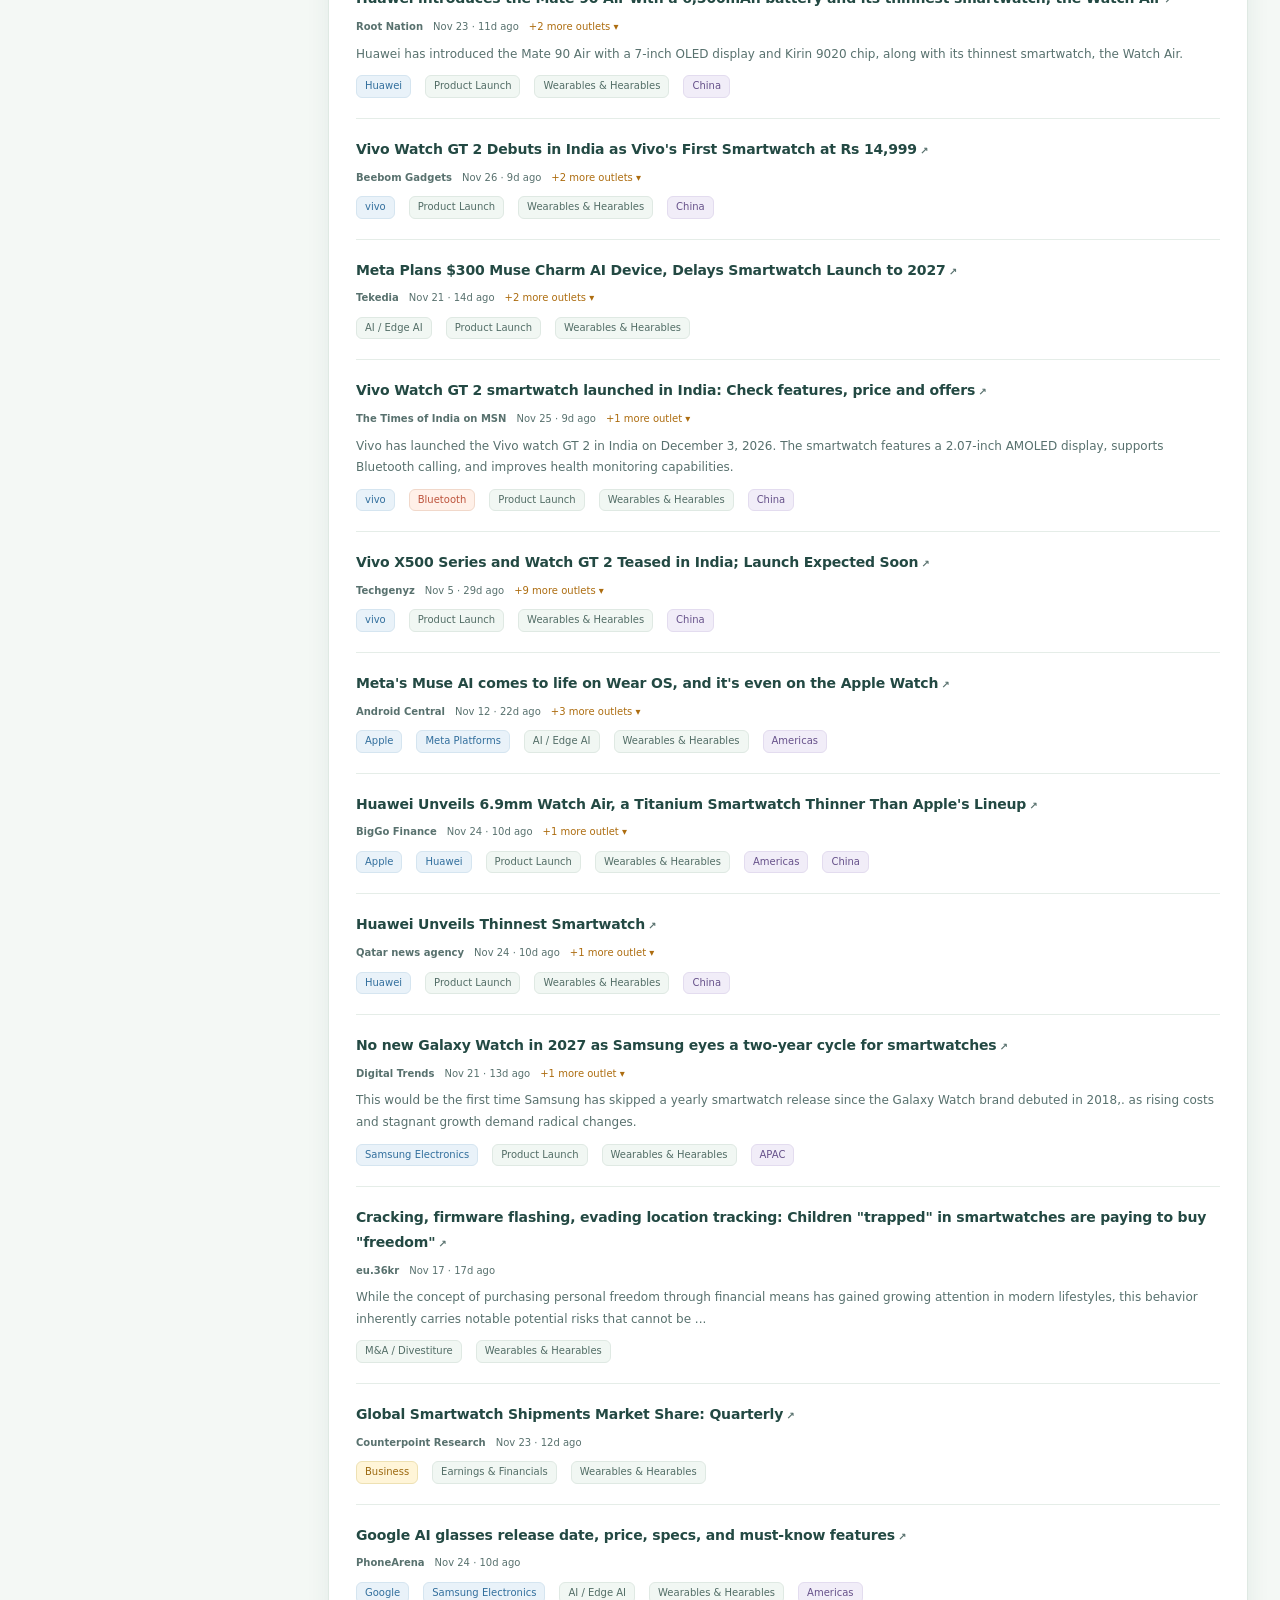
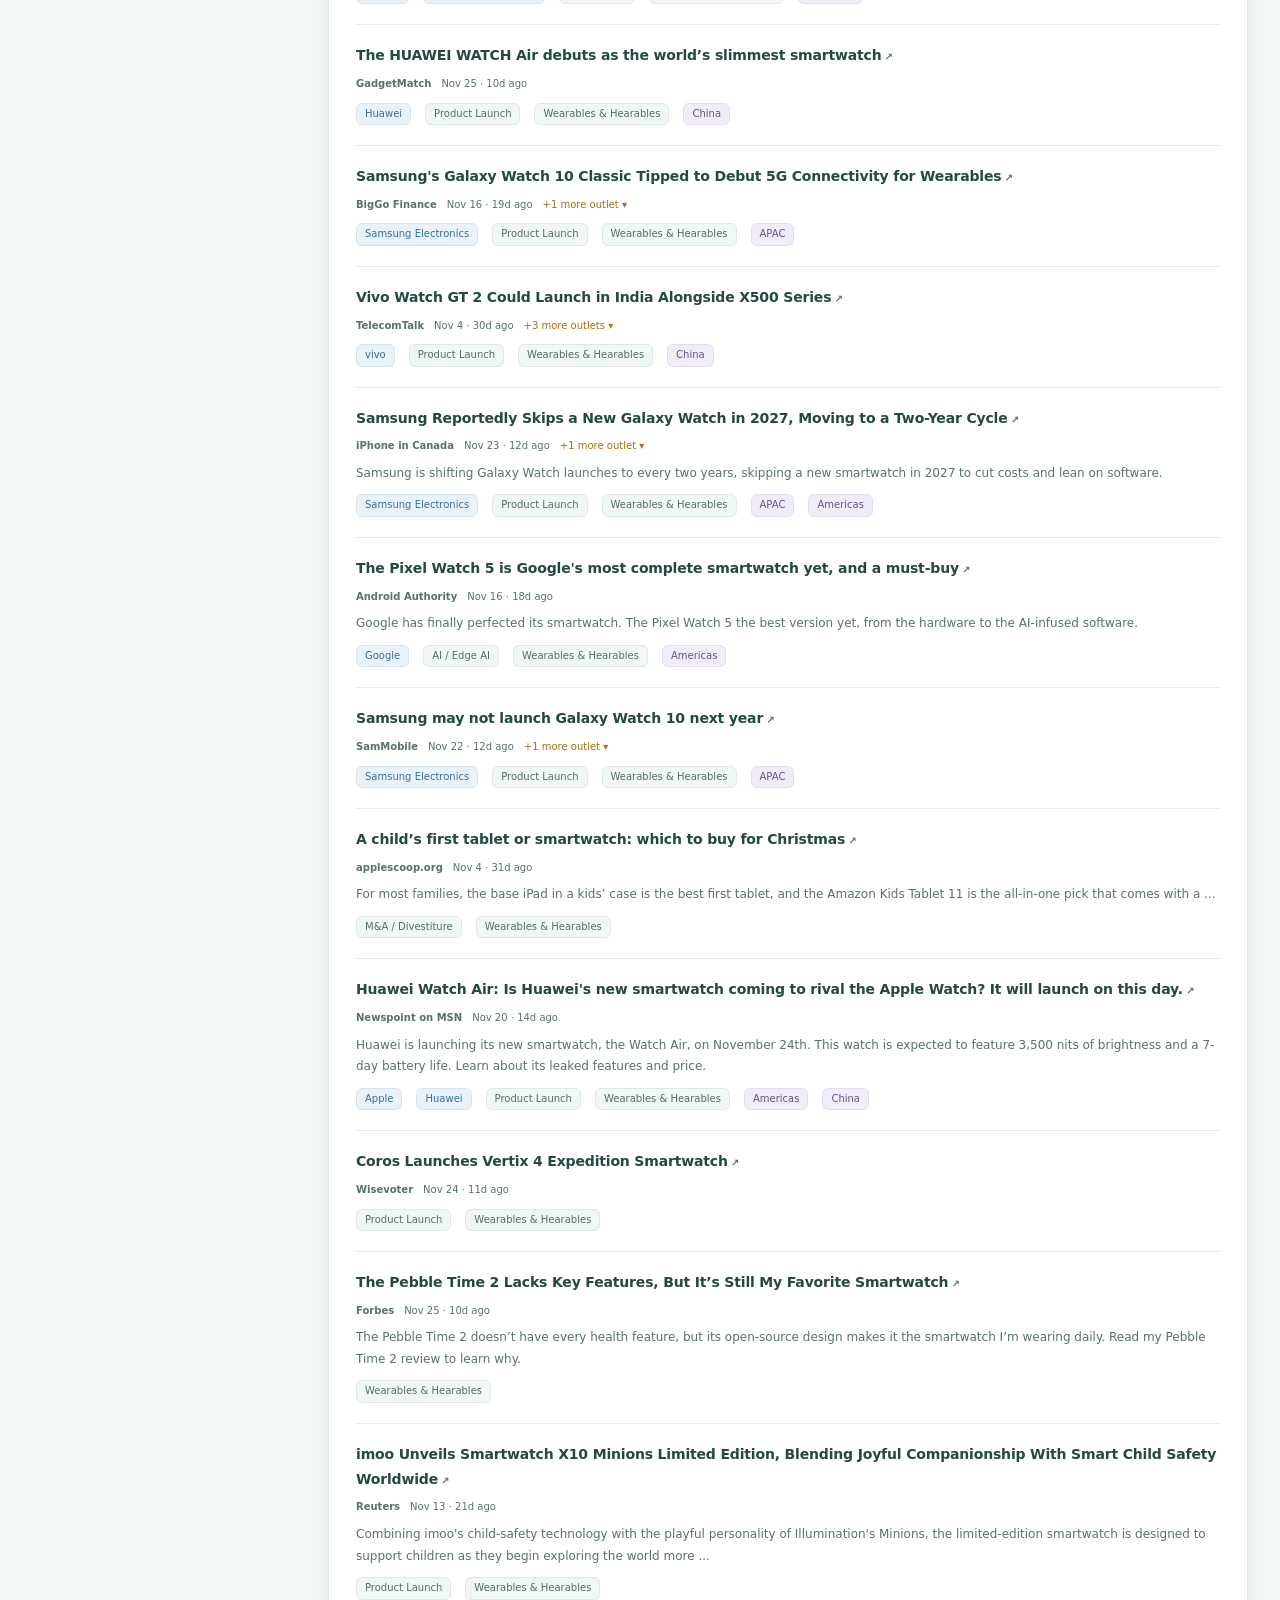
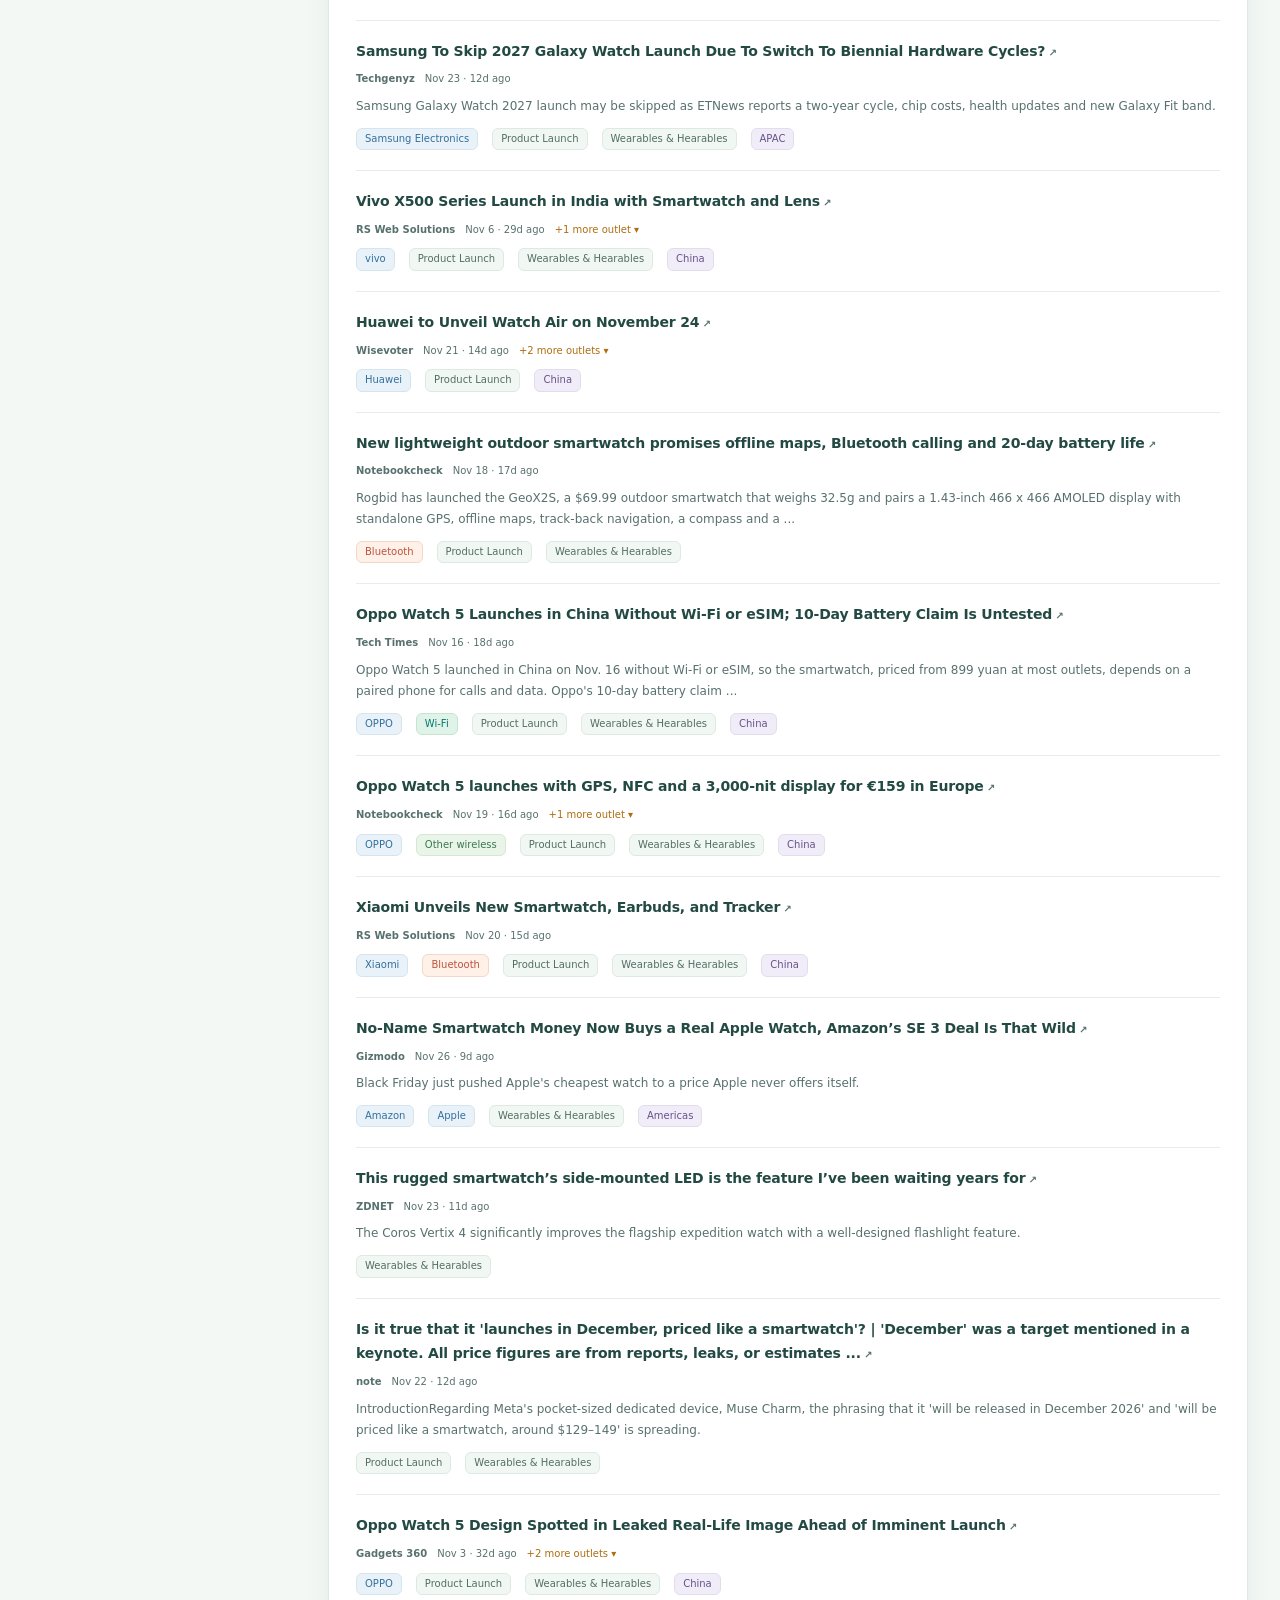
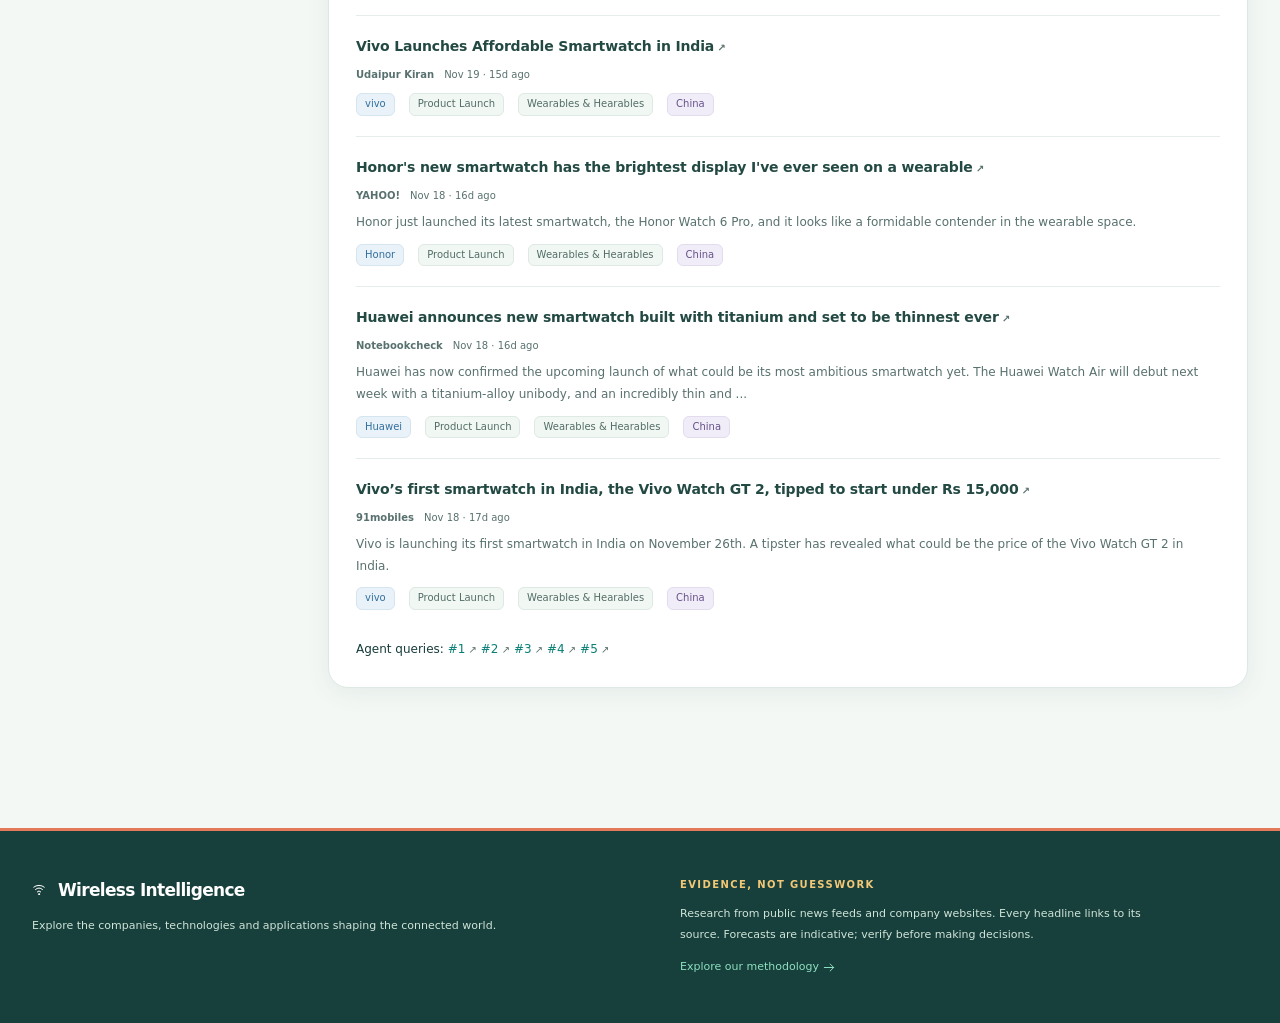
<file: site/applications.html>
<!doctype html>
<html lang="en">
<head>
<meta charset="utf-8" />
<meta name="viewport" content="width=device-width,initial-scale=1" />
<title>Applications — Wi-Fi &amp; Bluetooth markets, players, chips &amp; 10-year trend | Wireless Intelligence</title>
<link rel="stylesheet" href="assets/style.css?v=4" />
</head>
<body>
<div id="hdr"></div>
<main class="wrap content">
  <div class="applayout">
    <aside class="side" aria-label="Application explorer"><div class="side-heading">Find your next opportunity.</div><p class="side-description">Explore the applications of wireless.</p><input type="text" id="aq" aria-label="Filter applications" placeholder="Find an application…" /><div id="alist"></div></aside>
    <section id="app"></section>
  </div>
</main>
<footer id="ftr"></footer>
<script src="data/index.js"></script>
<script src="data/apps.js"></script>
<script src="assets/common.js?v=4"></script>
<script>
(function () {
  WR.header("apps");
  const A = window.WR_APPS, E = WR.esc;
  if (!A) { document.getElementById("app").innerHTML = '<div class="card empty">No application data yet — run the agent.</div>'; return; }
  const L = A.theme_labels;
  let cur = WR.qs("app") || A.apps[0].id;

  function side() {
    const q = document.getElementById("aq").value.toLowerCase();
    let html = "", g = "";
    A.apps.filter((a) => !q || a.name.toLowerCase().includes(q) || a.group.toLowerCase().includes(q)).forEach((a) => {
      if (a.group !== g) { g = a.group; html += `<div class="gh">${E(g)}</div>`; }
      html += `<a href="?app=${a.id}" data-id="${a.id}" ${a.id === cur ? 'aria-current="page"' : ""} class="${a.id === cur ? "on" : ""}"><span aria-hidden="true">${a.icon}</span><span>${E(a.name)}</span><span class="n">${a.n30}</span></a>`;
    });
    document.getElementById("alist").innerHTML = html || '<p class="empty">No applications match.</p>';
  }
  document.getElementById("aq").oninput = side;
  document.getElementById("alist").onclick = (e) => {
    const a = e.target.closest("a[data-id]");
    if (!a) return;
    e.preventDefault();
    cur = a.dataset.id;
    history.replaceState(null, "", "?app=" + cur);
    side(); show();
    window.scrollTo({ top: 0, behavior: matchMedia("(prefers-reduced-motion: reduce)").matches ? "instant" : "smooth" });
  };

  const coLink = (name, cid) => cid && WR.coName[cid] ? `<a href="company.html?id=${cid}"><b>${E(name)}</b></a>` : `<b>${E(name)}</b>`;

  function show() {
    const a = A.apps.find((x) => x.id === cur) || A.apps[0];
    document.title = `${a.name} — players, chips & 10-year market trend | Wireless Intelligence`;
    const P = a.projection;
    const isIdx = !!P.index;
    const fmt = isIdx ? (v) => v.toFixed(0) : WR.money;
    let trendNote;
    if (P.source === "public") trendNote = `<div class="note info">Projection = median of <b>${P.n}</b> public forecast data points found by the agent (base ${BASEY()} ≈ <b>${WR.money(P.base)}</b>, median CAGR <b>${P.cagr}%</b>${P.cagr_range ? `, range ${P.cagr_range[0]}–${P.cagr_range[1]}%` : ""}${P.cagr_from === "prior" ? " — CAGR is the agent's prior because no public CAGR was captured" : ""}). The shaded band shows the spread across sources. Outliers are excluded and flagged below.</div>`;
    else if (P.source === "public-cagr") trendNote = `<div class="note info">Public sources gave growth rates but no market size in this run, so the chart shows a <b>growth index (${BASEY()} = 100)</b> at the median public CAGR of <b>${P.cagr}%</b>${P.cagr_range ? ` (range ${P.cagr_range[0]}–${P.cagr_range[1]}%)` : ""}.</div>`;
    else trendNote = `<div class="note">No public forecast was captured in this run. The curve is a <b>growth index (${BASEY()} = 100)</b> at the agent's prior estimate of <b>${P.cagr}% CAGR</b>. Treat it as indicative only; the agent searches for public forecasts again every night.</div>`;

    const fc = a.forecasts.length ? `<div class="tbl-wrap"><table><thead><tr><th class="nosort">Public forecast (source)</th><th class="nosort num">CAGR</th><th class="nosort num">Value / target year</th><th class="nosort">Used</th></tr></thead><tbody>
      ${a.forecasts.map((f) => `<tr><td><a class="ext" href="${E(f.u)}" target="_blank" rel="noopener">${E(f.t)}</a><div class="tiny muted">${E(f.p)} · ${WR.fmtDate(f.d)}${f.x ? " · " + E(f.x.slice(0, 160)) + "…" : ""}</div></td>
        <td class="num">${f.cagr != null ? f.cagr + "%" : "—"}</td><td class="num">${f.tv ? WR.money(f.tv) + " by " + f.ty : "—"}${f.sv ? `<div class="tiny muted">from ${WR.money(f.sv)} (${f.sy})</div>` : ""}</td>
        <td>${f.out ? '<span class="pill-out">outlier – excluded</span>' : '<span class="pill-in">included</span>'}</td></tr>`).join("")}</tbody></table></div>`
      : '<div class="muted small">No public forecast headlines matched this application in the last 12 months.</div>';

    document.getElementById("app").innerHTML = `
      <div class="card">
        <div class="card-head"><div><span class="eyebrow">APPLICATION INTELLIGENCE / ${E(a.group)}</span><h1>${a.icon} ${E(a.name)}</h1></div>
          <div class="kpis" style="min-width:420px">
            <div class="kpi"><div class="v">${a.n30}</div><div class="l">Stories (30d)</div></div>
            <div class="kpi"><div class="v">${P.cagr}%</div><div class="l">${P.source === "prior" || P.cagr_from === "prior" ? "Prior CAGR (estimate)" : "Median public CAGR"}</div></div>
            <div class="kpi"><div class="v">${P.base ? WR.money(P.base) : "—"}</div><div class="l">Est. ${BASEY()} market</div></div>
            <div class="kpi"><div class="v">${P.n}</div><div class="l">Public data points</div></div>
          </div></div>
        <p>${E(a.desc)}</p>
        <div>${a.tech.map((t) => `<span class="chip t-wifi">${E(t)}</span>`).join("")}</div>
      </div>

      <div class="card"><div class="card-head"><h2>Market trend — next 10 years</h2><span class="muted small">${isIdx ? "index, " + BASEY() + " = 100" : "USD, global market"}</span></div>
        ${WR.lineChart(P.years, P.mid, P.lo, P.hi, fmt)}
        <div style="margin-top:10px">${trendNote}</div>
        <h3 style="margin-top:14px">Forecast evidence (public)</h3>${fc}
      </div>

      <div class="grid g2">
        <div class="card"><h2>Major players</h2><div class="tbl-wrap"><table><thead><tr><th class="nosort">Company</th><th class="nosort">Products</th></tr></thead><tbody>
          ${a.players.map((p) => `<tr><td>${coLink(p.name, p.cid)}</td><td class="small">${E(p.products)}</td></tr>`).join("")}</tbody></table></div></div>
        <div class="card"><h2>Chips &amp; silicon suppliers</h2><div class="tbl-wrap"><table><thead><tr><th class="nosort">Vendor</th><th class="nosort">Chips / platforms</th></tr></thead><tbody>
          ${a.chips.map((c) => `<tr><td>${coLink(c.vendor, c.cid)}</td><td class="small">${E(c.parts)}</td></tr>`).join("")}</tbody></table></div>
          <p class="tiny muted">Vendors with publicly marketed parts for this application. A specific device is only named where the design win was publicly disclosed.</p></div>
      </div>

      <div class="card"><div class="card-head"><h2>Analyst &amp; market signals (30 days)</h2><span class="muted small">shipments, share, demand: IDC, Counterpoint, Canalys, Omdia, TrendForce…</span></div>
        <ul class="news">${a.signals.length ? a.signals.map((n) => WR.newsItem(n, L, { desc: true })).join("") : '<li class="empty">No analyst signals captured this month.</li>'}</ul></div>

      <div class="card"><div class="card-head"><h2>Latest ${E(a.name)} news</h2><span class="muted small">ranked by importance</span></div>
        <ul class="news">${a.news.length ? a.news.map((n) => WR.newsItem(n, L, { desc: true })).join("") : '<li class="empty">No news in window.</li>'}</ul>
        <div class="small" style="margin-top:10px">Agent queries: ${(a.queries || []).map((u, i) => `<a class="ext" href="${E(u.replace("/rss/search", "/search").replace("&format=rss", ""))}" target="_blank" rel="noopener">#${i + 1}</a>`).join(" ")}</div></div>`;
  }
  const BASEY = () => (A.apps[0].projection.years || [new Date().getFullYear()])[0];
  side(); show();
})();
</script>
</body>
</html>
</file>
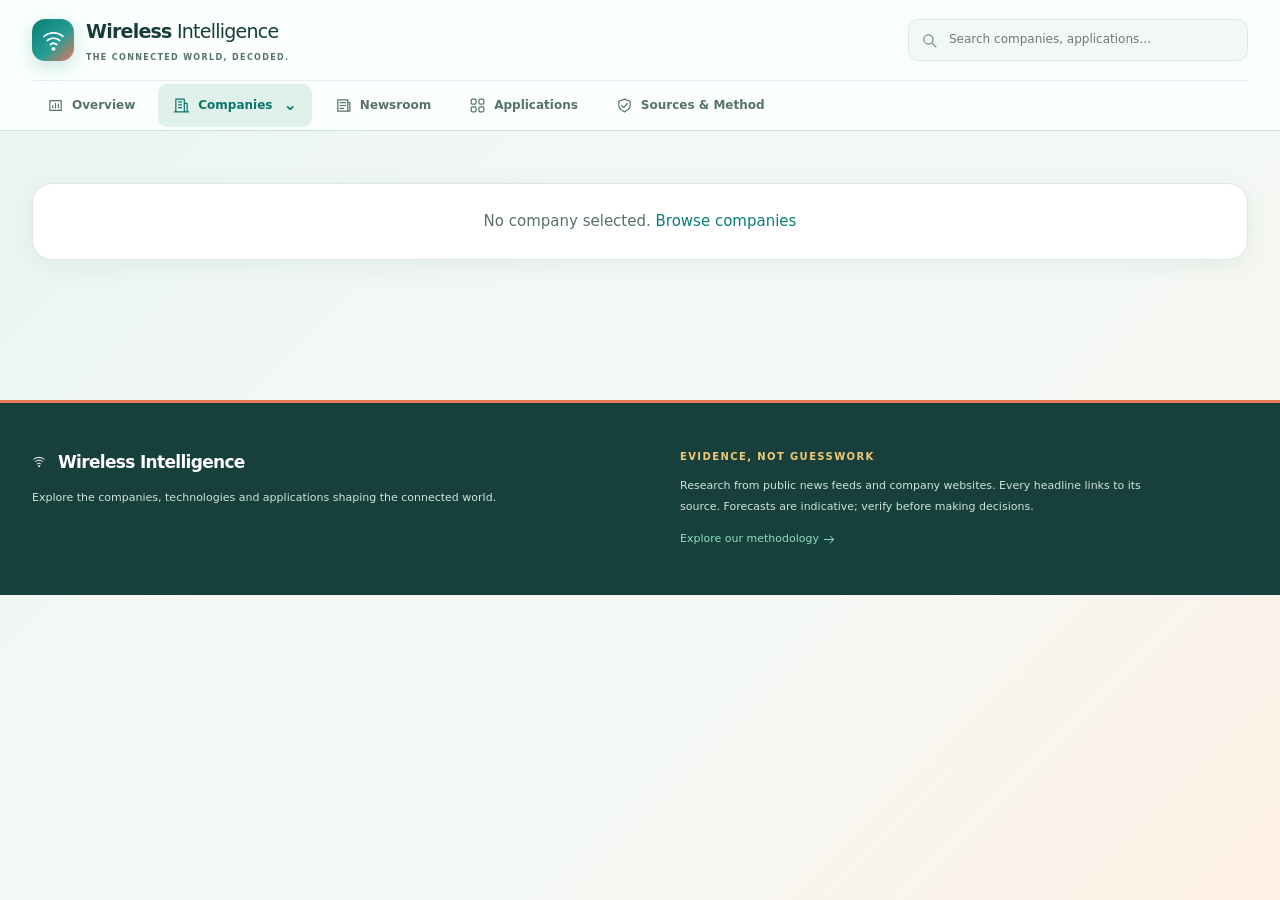
<file: site/company.html>
<!doctype html>
<html lang="en">
<head>
<meta charset="utf-8" />
<meta name="viewport" content="width=device-width,initial-scale=1" />
<title>Company — Wireless Intelligence</title>
<link rel="stylesheet" href="assets/style.css?v=4" />
</head>
<body>
<div id="hdr"></div>
<main class="wrap content" id="main"><div class="card empty">Loading company…</div></main>
<footer id="ftr"></footer>
<script src="data/index.js"></script>
<script src="assets/common.js?v=4"></script>
<script>
(function () {
  WR.header("company");
  const id = (WR.qs("id") || "").replace(/[^a-z0-9_-]/gi, "");
  const main = document.getElementById("main");
  if (!id) { main.innerHTML = '<div class="card empty">No company selected. <a href="index.html#companies">Browse companies</a></div>'; return; }
  const s = document.createElement("script");
  s.src = `data/companies/${id}.js`;
  s.onload = () => render(window.WR_COMPANY);
  s.onerror = () => (main.innerHTML = `<div class="card empty">Company “${WR.esc(id)}” not found. <a href="index.html#companies">Browse companies</a></div>`);
  document.body.appendChild(s);

  function render(C) {
    const E = WR.esc;
    document.title = `${C.name} — Wi-Fi & Bluetooth business | Wireless Intelligence`;
    const st = C.stats;
    const initials = C.name.replace(/\(.*?\)/g, "").split(/\s+/).filter(Boolean).slice(0, 2).map((w) => w[0]).join("").toUpperCase();
    const domain = (() => { try { return new URL(C.web).hostname.replace(/^www\./, ""); } catch (e) { return ""; } })();
    main.innerHTML = `
    <section class="card">
      <div class="co-head">
        <div class="co-logo">${E(initials)}</div>
        <div style="flex:1;min-width:280px">
          <span class="eyebrow">COMPANY INTELLIGENCE</span><h1>${E(C.name)} ${WR.tierBadge(C.tier)}</h1>
          <div class="muted">${E(WR.catName[C.cat] || C.cat)} · ${E(C.region)} · HQ ${E(C.hq)}</div>
          <div style="margin-top:6px">${C.tech.map((t) => `<span class="chip t-wifi">${E(t)}</span>`).join("")}</div>
          <div class="links" style="margin-top:8px">
            <a class="ext" href="${E(C.web)}" target="_blank" rel="noopener">Official website (${E(domain)})</a>
            ${C.newsroom ? `<a class="ext" href="${E(C.newsroom)}" target="_blank" rel="noopener">Official newsroom</a>` : ""}
            <a class="ext" href="https://news.google.com/search?q=${encodeURIComponent('"' + C.name.replace(/\s*\(.*?\)\s*/g, " ").trim() + '"')}" target="_blank" rel="noopener">Live Google News</a>
          </div>
        </div>
        <div class="kpis" style="min-width:320px;flex:0 0 420px">
          <div class="kpi"><div class="v">${st.n30}</div><div class="l">Distinct stories (30d)</div></div>
          <div class="kpi"><div class="v">${st.n7}</div><div class="l">Last 7 days</div></div>
          <div class="kpi"><div class="v">${WR.momHtml(st.mom, "")}</div><div class="l">Coverage momentum</div></div>
        </div>
      </div>
    </section>

    <section class="grid g2">
      <div class="card">
        <h2>Agent brief</h2><p class="muted">${E(C.brief)}</p>
        <h2 style="margin-top:14px">Wireless business model</h2><p>${E(C.model)}</p>
        <h3 style="margin-top:12px">Key product families</h3>
        <div>${C.products.map((p) => `<span class="chip">${E(p)}</span>`).join("")}</div>
        <p class="tiny muted" style="margin-top:10px">Profile = publicly documented business lines (see official website). Time-sensitive facts come from the dated, linked news below.</p>
      </div>
      <div class="card">
        <h2>What the news is about (30 days)</h2>
        <div id="thm"></div>
        <h3 style="margin-top:14px">Where coverage comes from</h3>
        <div id="rg"></div>
      </div>
    </section>

    <section class="grid g2">
      <div class="card"><div class="card-head"><h2>Recent announcements</h2><span class="muted small">press releases &amp; company-led headlines</span></div>
        <ul class="news" id="ann"></ul></div>
      <div class="card"><div class="card-head"><h2>Where ${E(C.name.replace(/\s*\(.*?\)/, ""))} plays — applications</h2></div>
        <div id="apps"></div>
        <h3 style="margin-top:14px">Peers in segment</h3><div id="peers"></div></div>
    </section>

    <section class="card">
      <div class="card-head"><h2>Latest news — last 30 days</h2>
        <div class="filters"><input type="text" id="nq" placeholder="Filter headlines…"><select id="nth"><option value="">All themes</option></select></div></div>
      <ul class="news" id="news"></ul>
    </section>

    <section class="card"><h3>Public queries used by the agent for this company</h3>
      <div class="small">${(C.queries || []).map((u, i) => `<div><a class="ext" href="${E(u.replace("/rss/search", "/search").replace("&format=rss", ""))}" target="_blank" rel="noopener">Query ${i + 1}: ${E(decodeURIComponent((u.match(/[?&]q=([^&]+)/) || [])[1] || "").replace(/\+/g, " "))}</a> <span class="muted tiny">(${u.includes("bing") ? "Bing News" : "Google News"})</span></div>`).join("")}</div>
    </section>`;

    const TL = WR.TL;
    document.getElementById("thm").innerHTML = st.themes.length ? WR.bars(st.themes.filter(([t]) => !["wifi", "bluetooth", "chips"].includes(t)).slice(0, 10).map(([t, n]) => ({ l: E(TL[t] || t), v: n }))) : '<div class="empty">No coverage in window</div>';
    document.getElementById("rg").innerHTML = st.regions.length ? WR.bars(st.regions.filter(([r]) => r !== "Global").map(([r, n]) => ({ l: E(r), v: n }))) : '<div class="muted small">—</div>';
    document.getElementById("ann").innerHTML = C.announcements.length ? C.announcements.slice(0, 12).map((n) => WR.newsItem(n, TL, { desc: true })).join("") : '<li class="empty">No company-led announcements detected in the window.</li>';
    document.getElementById("apps").innerHTML = C.apps.length ? `<div class="tbl-wrap"><table><thead><tr><th class="nosort">Application</th><th class="nosort">Role</th><th class="nosort">Products / parts</th></tr></thead><tbody>${C.apps.map((a) => `<tr><td><a href="applications.html?app=${a.id}">${E(a.name)}</a></td><td class="small">${E(a.role)}</td><td class="small">${E(a.what)}</td></tr>`).join("")}</tbody></table></div>` : '<div class="muted small">Not mapped to a tracked application yet.</div>';
    document.getElementById("peers").innerHTML = C.peers.map((p) => `<a class="chip co" href="company.html?id=${p.id}">${E(p.name)}</a>`).join("");

    const sel = document.getElementById("nth");
    const tcount = {};
    C.news.forEach((n) => n.th.forEach((t) => (tcount[t] = (tcount[t] || 0) + 1)));
    Object.entries(tcount).sort((a, b) => b[1] - a[1]).forEach(([t, n]) => sel.insertAdjacentHTML("beforeend", `<option value="${t}">${E(TL[t] || t)} (${n})</option>`));
    const draw = () => {
      const q = document.getElementById("nq").value.toLowerCase(), t = sel.value;
      const rows = C.news.filter((n) => (!t || n.th.includes(t)) && (!q || n.t.toLowerCase().includes(q)));
      document.getElementById("news").innerHTML = rows.length ? rows.map((n) => WR.newsItem(n, TL, { desc: true })).join("") : '<li class="empty">No headlines match.</li>';
    };
    document.getElementById("nq").oninput = draw; sel.onchange = draw; draw();
  }
})();
</script>
</body>
</html>
</file>
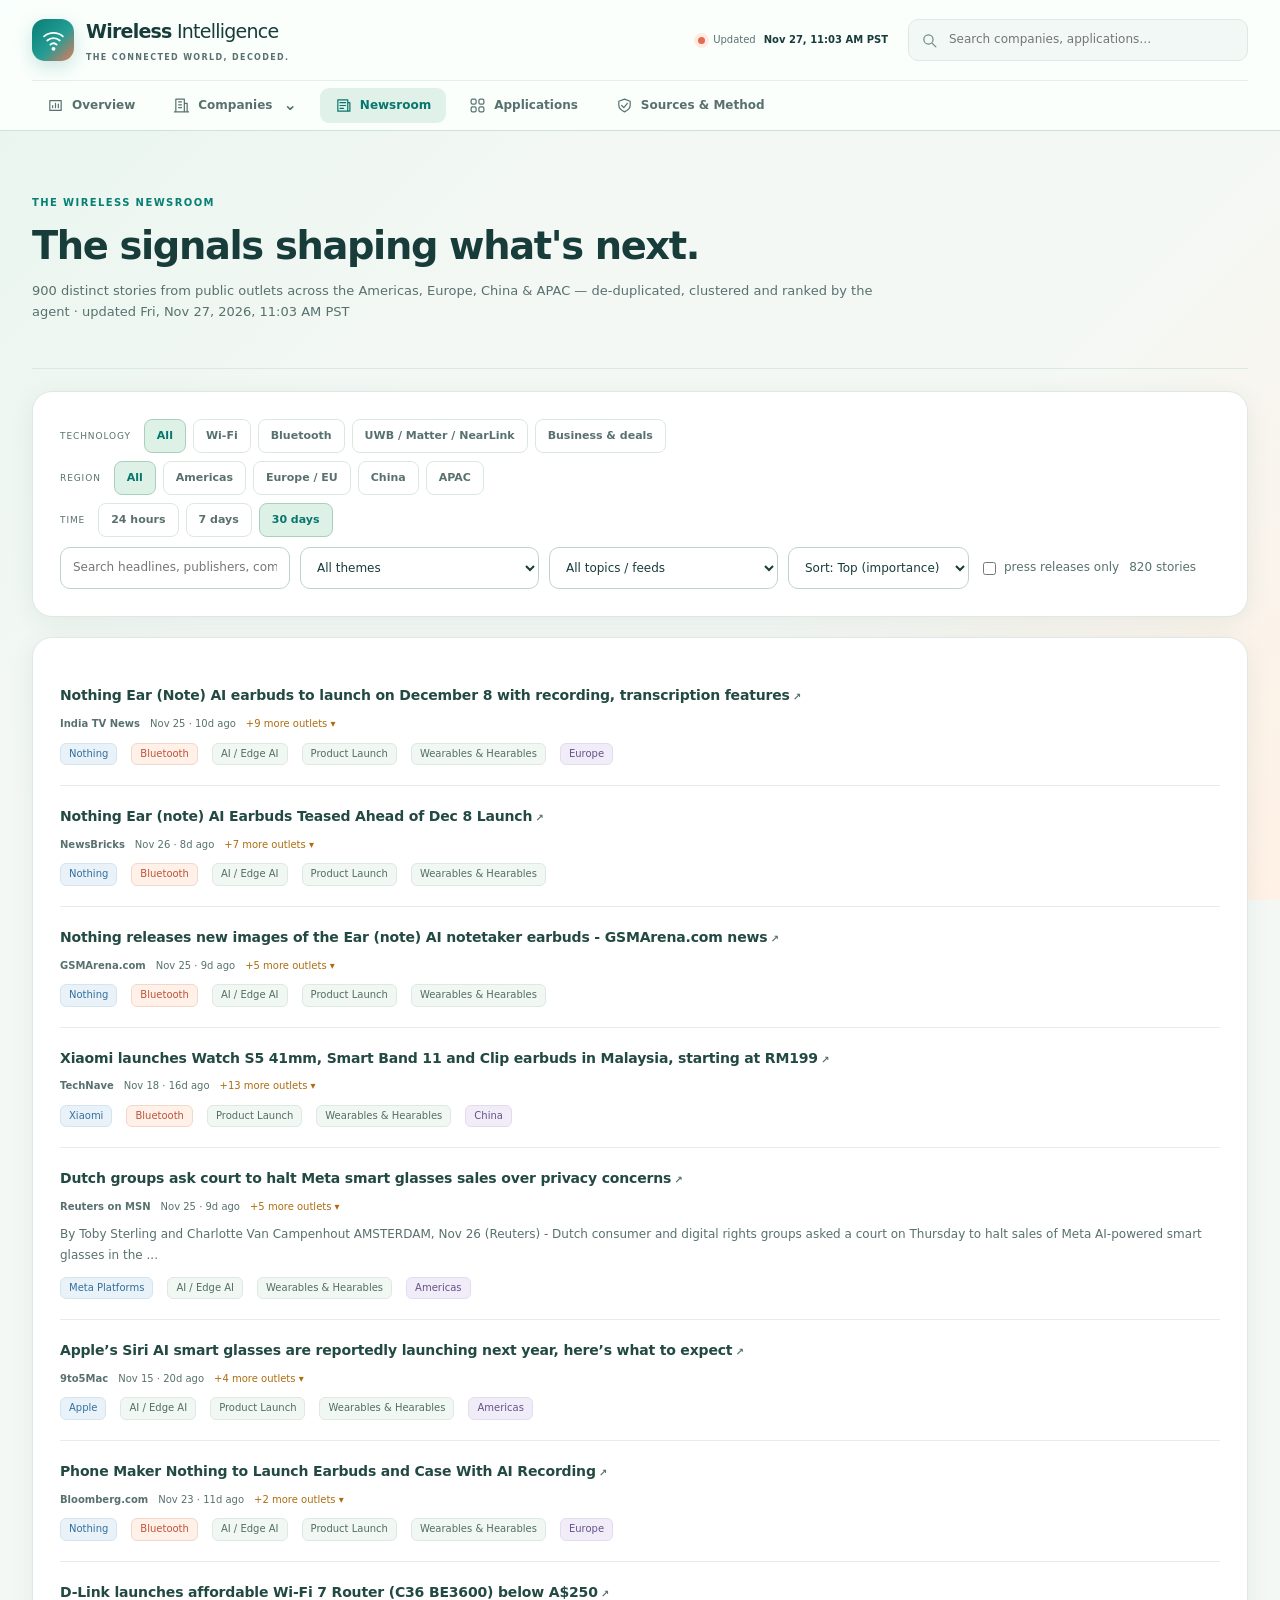
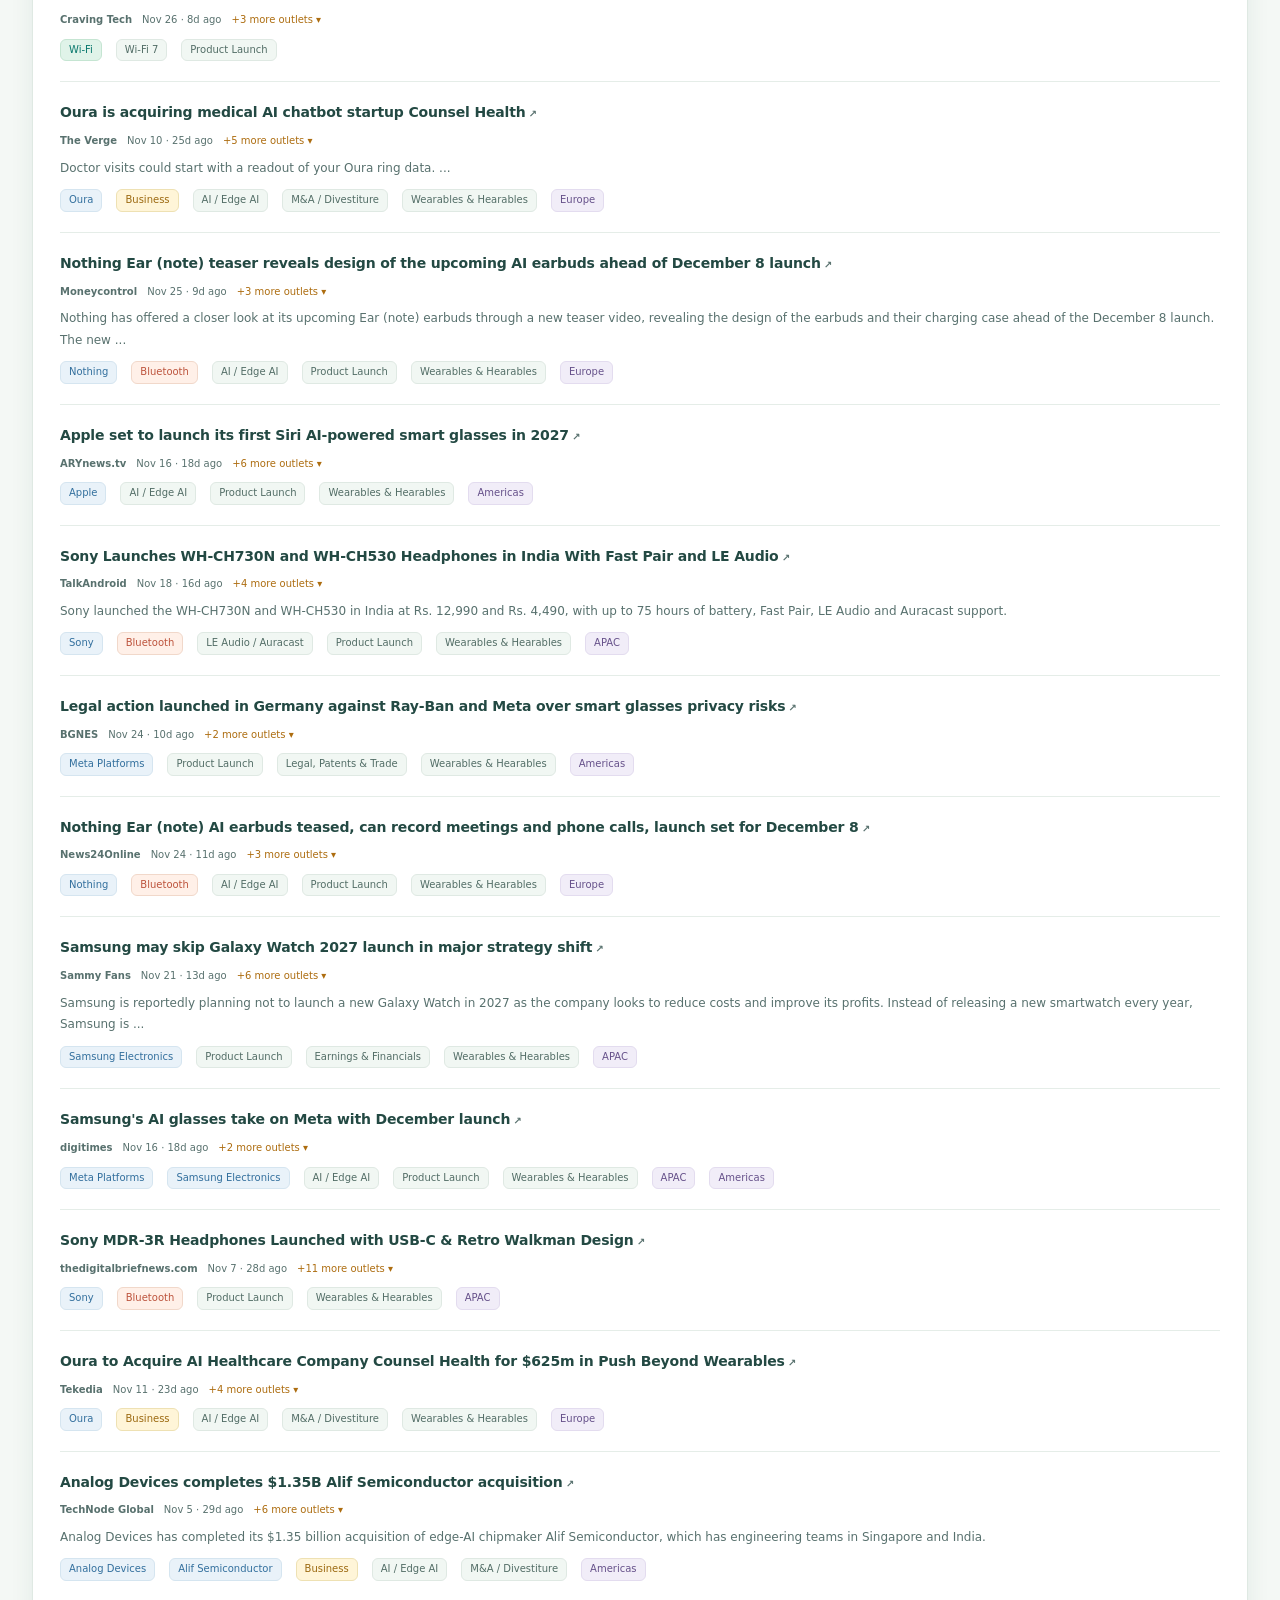
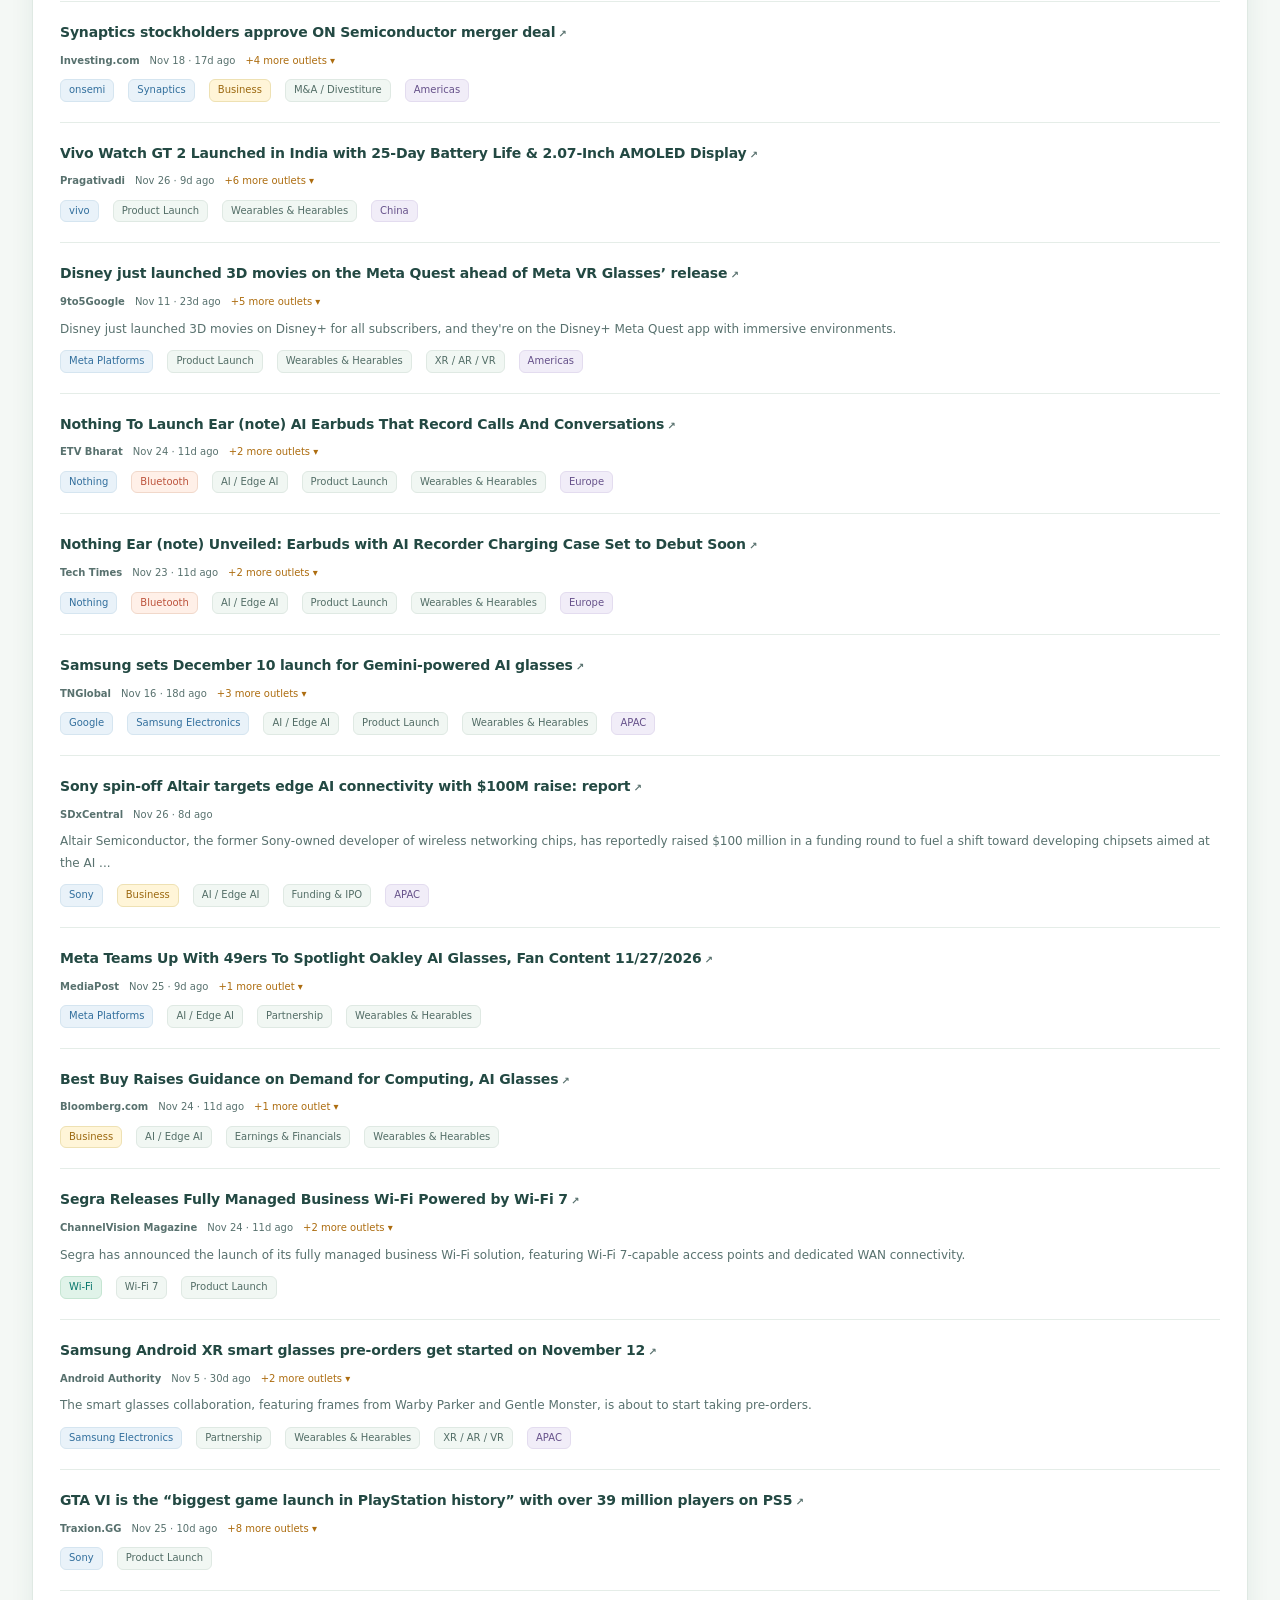
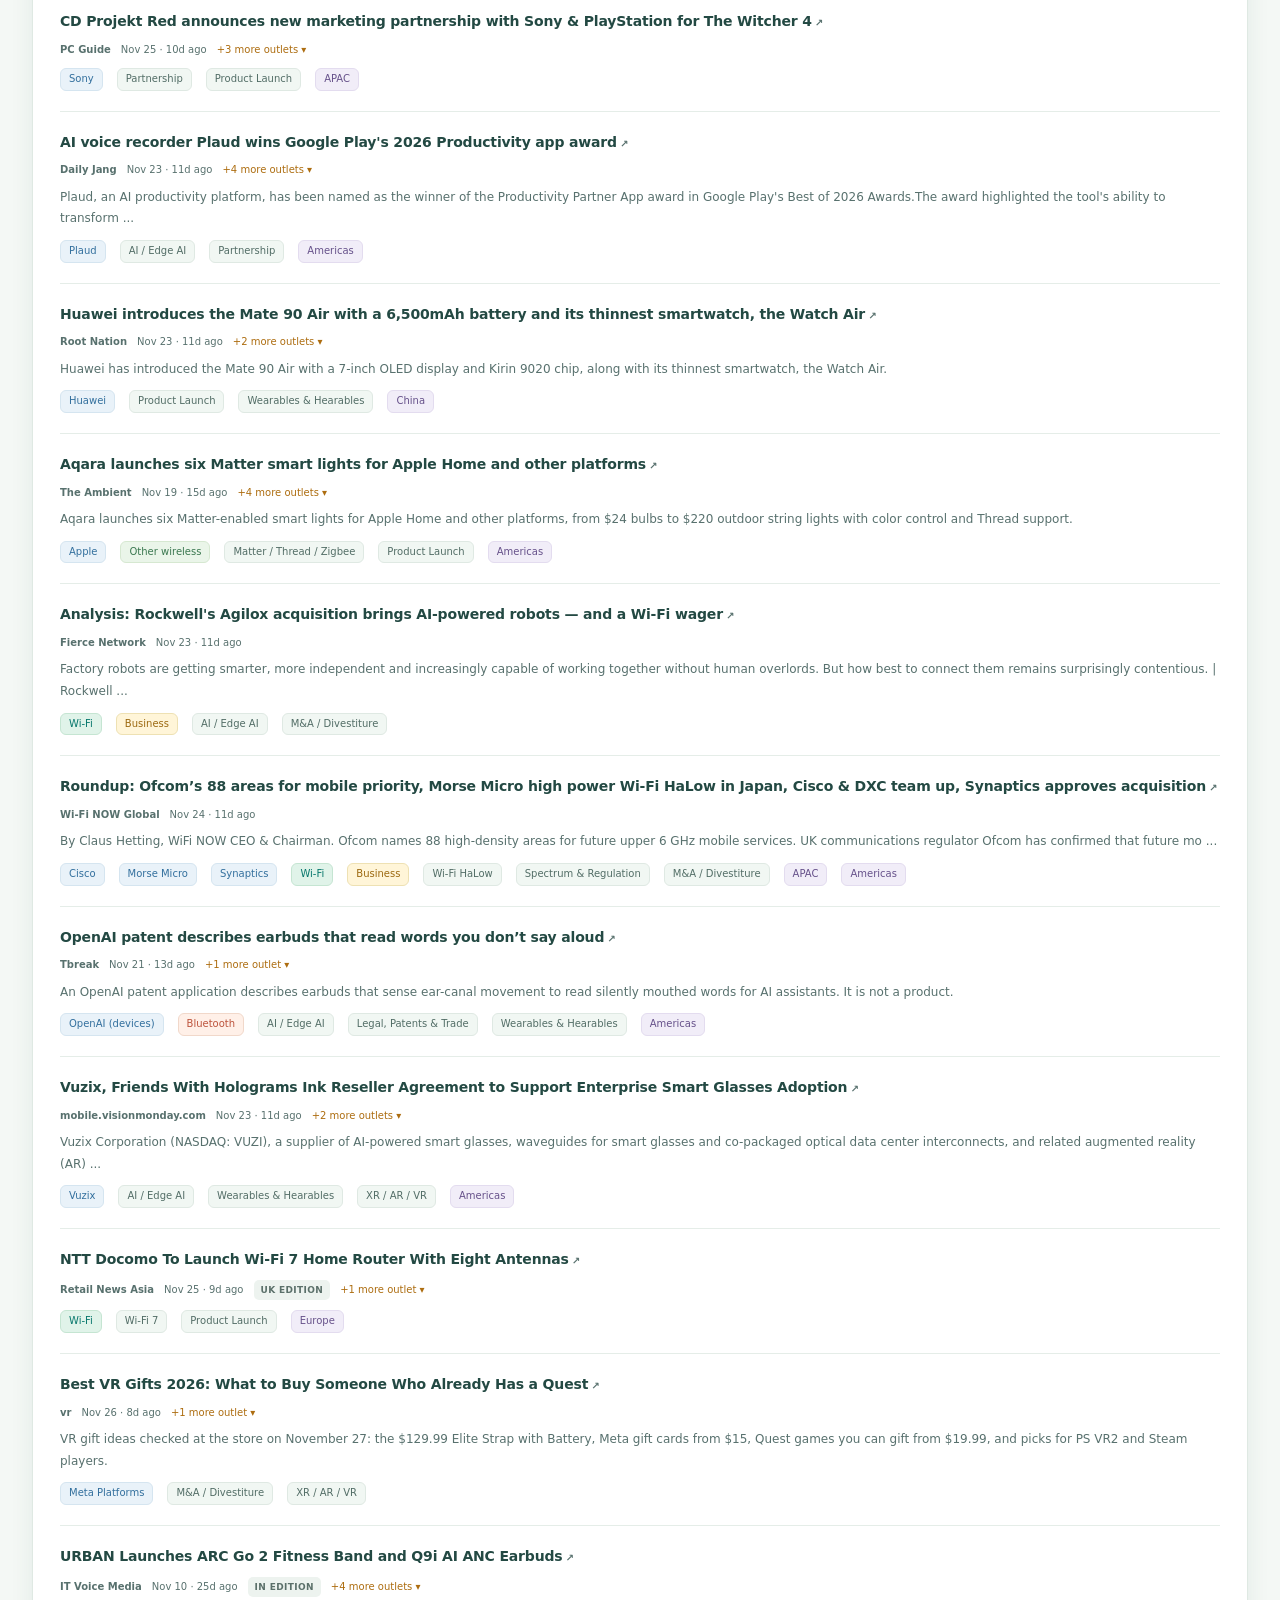
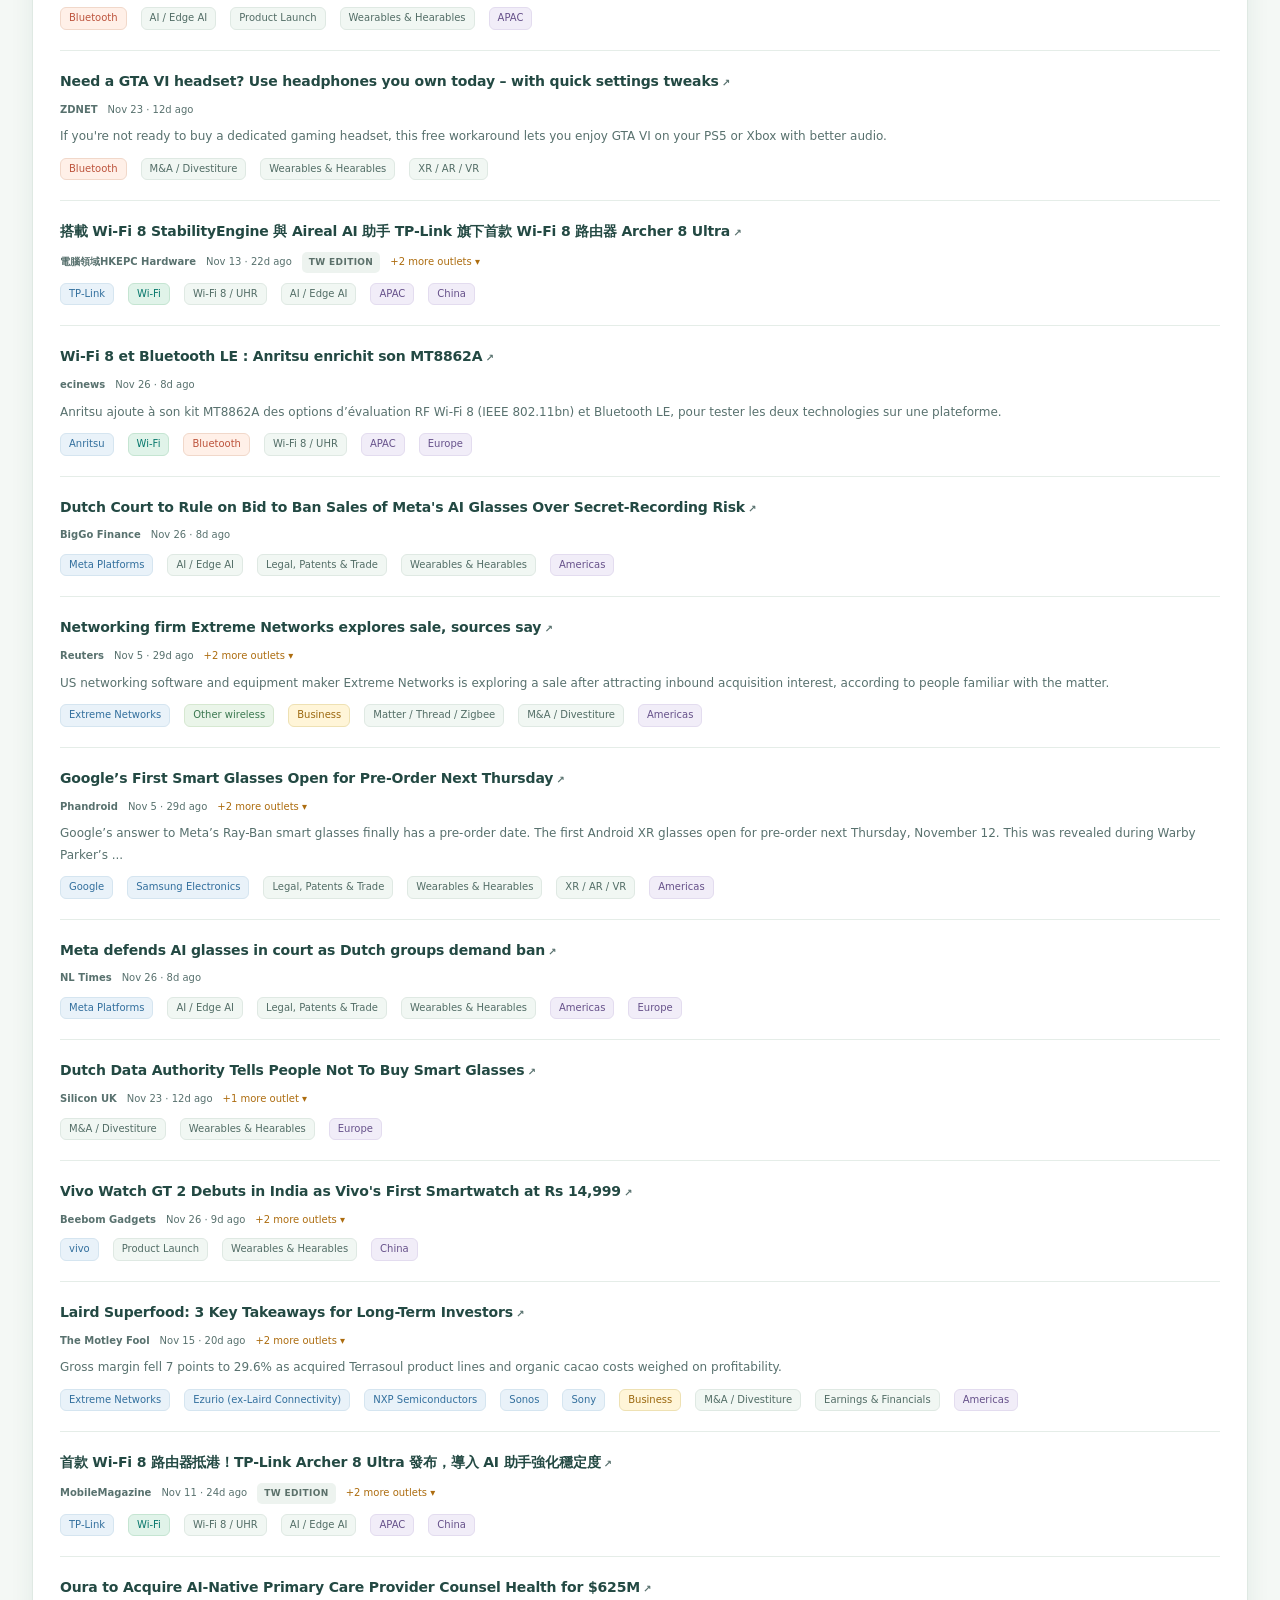
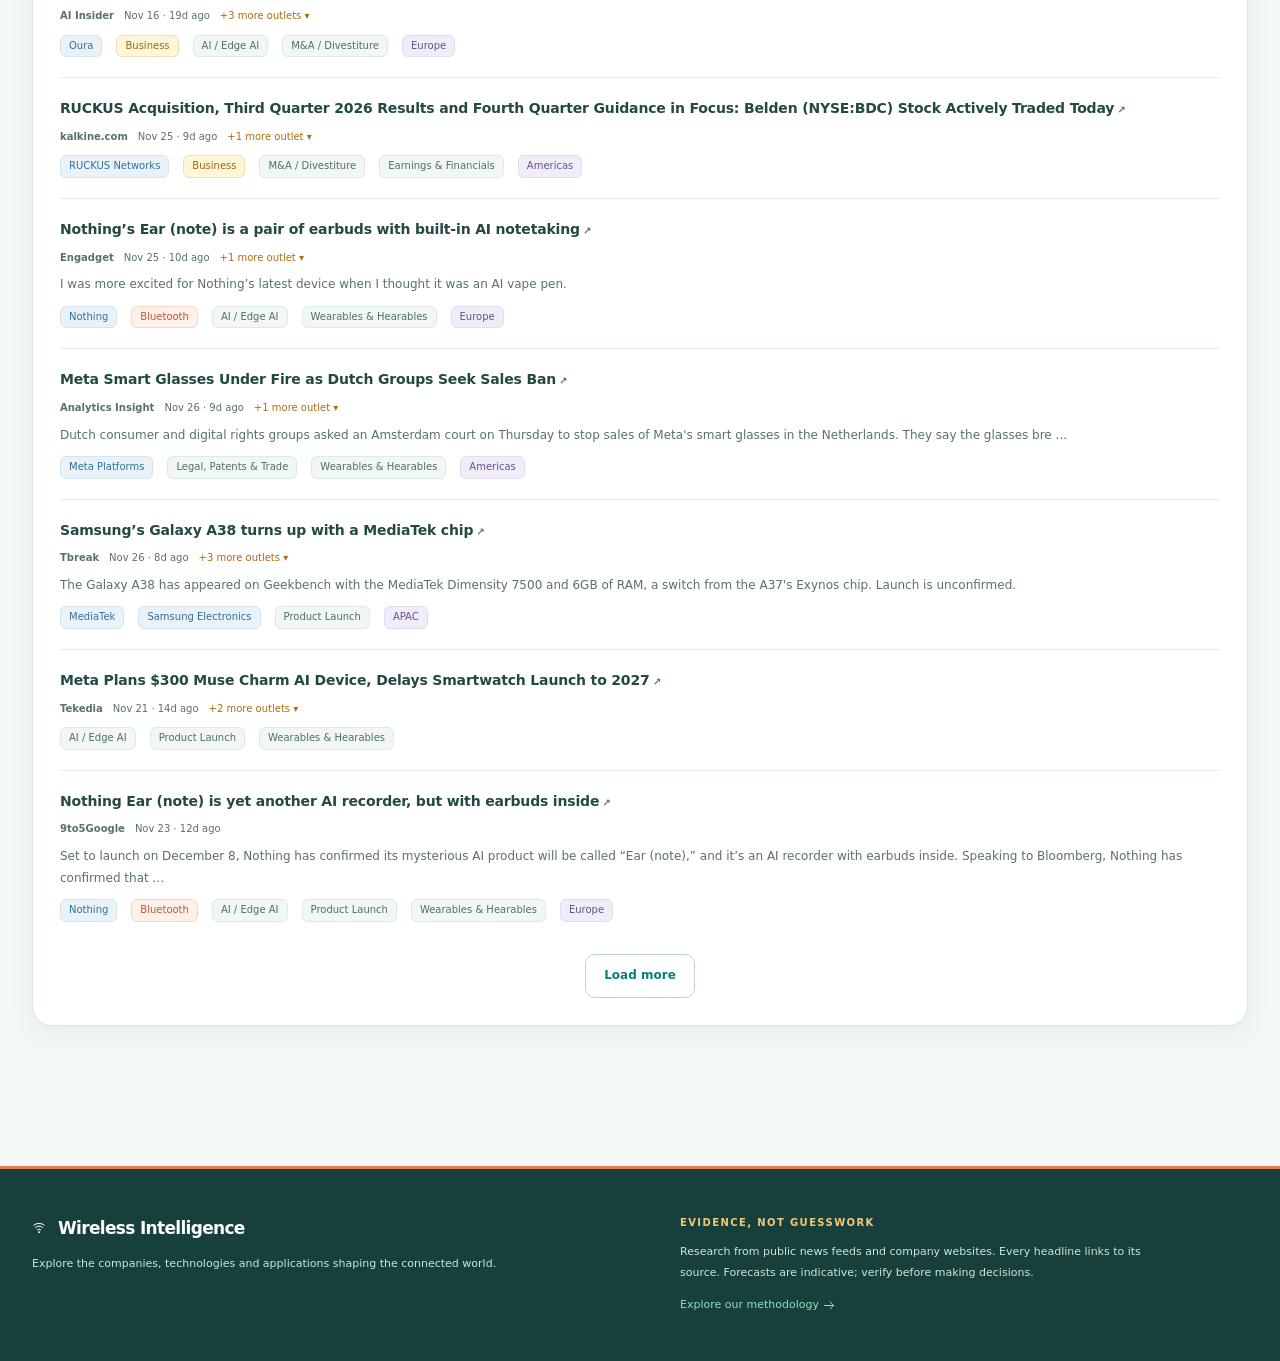
<file: site/news.html>
<!doctype html>
<html lang="en">
<head>
<meta charset="utf-8" />
<meta name="viewport" content="width=device-width,initial-scale=1" />
<title>Wireless News — Wi-Fi, Bluetooth &amp; short-range wireless | Wireless Intelligence</title>
<link rel="stylesheet" href="assets/style.css?v=4" />
</head>
<body>
<div id="hdr"></div>
<main class="wrap content">
  <section class="hero">
    <span class="eyebrow">THE WIRELESS NEWSROOM</span><h1>The signals shaping what's next.</h1>
    <p class="muted" id="sub"></p>
  </section>
  <section class="card">
    <div class="toggles" id="techT"></div>
    <div class="toggles" id="regT" style="margin-top:8px"></div>
    <div class="toggles" id="timeT" style="margin-top:8px"></div>
    <div class="filters" style="margin-top:10px">
      <input type="text" id="q" aria-label="Search news headlines, publishers and companies" placeholder="Search headlines, publishers, companies…" />
      <select id="theme"><option value="">All themes</option></select>
      <select id="topic"><option value="">All topics / feeds</option></select>
      <select id="sort"><option value="score">Sort: Top (importance)</option><option value="date">Sort: Latest</option><option value="cv">Sort: Most covered</option></select>
      <label class="small muted"><input type="checkbox" id="wire" /> press releases only</label>
      <span class="muted small" id="cnt"></span>
    </div>
  </section>
  <section class="card"><ul class="news" id="list"></ul>
    <div style="text-align:center;margin-top:12px"><button class="btn" id="more">Load more</button></div></section>
</main>
<footer id="ftr"></footer>
<script src="data/index.js"></script>
<script src="data/news.js"></script>
<script src="assets/common.js?v=4"></script>
<script>
(function () {
  WR.header("news");
  const N = window.WR_NEWS, E = WR.esc;
  if (!N) { document.querySelector("main").innerHTML = '<div class="card empty">No news yet — run the agent.</div>'; return; }
  const L = N.theme_labels;
  document.getElementById("sub").innerHTML = `${N.items.length} distinct stories from public outlets across the Americas, Europe, China &amp; APAC — de-duplicated, clustered and ranked by the agent · updated ${WR.fmtFull(N.generated)}`;
  let tech = "", reg = WR.qs("region") || "", days = 30, limit = 60;
  const mk = (el, lbl, opts, cur, key) => { el.innerHTML = `<span class="lbl">${lbl}</span>` + opts.map(([v, t]) => `<button class="tbtn" data-${key}="${v}">${E(t)}</button>`).join(""); };
  mk(document.getElementById("techT"), "Technology", [["", "All"], ["Wi-Fi", "Wi-Fi"], ["Bluetooth", "Bluetooth"], ["Other wireless", "UWB / Matter / NearLink"], ["Business", "Business & deals"]], tech, "t");
  mk(document.getElementById("regT"), "Region", [["", "All"], ["Americas", "Americas"], ["Europe", "Europe / EU"], ["China", "China"], ["APAC", "APAC"]], reg, "r");
  mk(document.getElementById("timeT"), "Time", [["1", "24 hours"], ["7", "7 days"], ["30", "30 days"]], days, "d");
  document.getElementById("techT").onclick = (e) => { if (e.target.dataset.t !== undefined) { tech = e.target.dataset.t; limit = 60; draw(); } };
  document.getElementById("regT").onclick = (e) => { if (e.target.dataset.r !== undefined) { reg = e.target.dataset.r; limit = 60; draw(); } };
  document.getElementById("timeT").onclick = (e) => { if (e.target.dataset.d !== undefined) { days = +e.target.dataset.d; limit = 60; draw(); } };
  const thSel = document.getElementById("theme"), tpSel = document.getElementById("topic");
  const tc = {};
  N.items.forEach((n) => n.th.forEach((t) => (tc[t] = (tc[t] || 0) + 1)));
  Object.entries(tc).sort((a, b) => b[1] - a[1]).forEach(([t, n]) => thSel.insertAdjacentHTML("beforeend", `<option value="${t}">${E(L[t] || t)} (${n})</option>`));
  N.topics.forEach((t) => tpSel.insertAdjacentHTML("beforeend", `<option value="${t.id}">${E(t.label)}</option>`));
  if (WR.qs("theme")) thSel.value = WR.qs("theme");
  if (WR.qs("q")) document.getElementById("q").value = WR.qs("q");
  ["q", "theme", "topic", "sort", "wire"].forEach((id) => document.getElementById(id).addEventListener("input", () => { limit = 60; draw(); }));
  document.getElementById("more").onclick = () => { limit += 60; draw(); };

  function draw() {
    document.querySelectorAll("#techT .tbtn").forEach((b) => b.classList.toggle("on", b.dataset.t === tech));
    document.querySelectorAll("#regT .tbtn").forEach((b) => b.classList.toggle("on", b.dataset.r === reg));
    document.querySelectorAll("#timeT .tbtn").forEach((b) => b.classList.toggle("on", +b.dataset.d === days));
    const q = document.getElementById("q").value.toLowerCase(), th = thSel.value, tp = tpSel.value, so = document.getElementById("sort").value, wire = document.getElementById("wire").checked;
    const cut = Date.now() - days * 864e5;
    let rows = N.items.filter((n) => new Date(n.d).getTime() >= cut && (!tech || n.tech.includes(tech)) && (!reg || n.rg.includes(reg)) && (!th || n.th.includes(th)) && (!wire || n.w)
      && (!tp || (n.tp || []).includes(tp))
      && (!q || (n.t + " " + n.p + " " + (n.c || []).map((c) => WR.coName[c] || "").join(" ")).toLowerCase().includes(q)));
    rows.sort((a, b) => so === "date" ? b.d.localeCompare(a.d) : so === "cv" ? b.cv - a.cv || b.s - a.s : b.s - a.s);
    document.getElementById("cnt").textContent = `${rows.length} stories`;
    document.getElementById("list").innerHTML = rows.length ? rows.slice(0, limit).map((n) => WR.newsItem(n, L, { desc: true })).join("") : '<li class="empty">No stories match these filters.</li>';
    document.getElementById("more").style.display = rows.length > limit ? "" : "none";
  }
  draw();
})();
</script>
</body>
</html>
</file>
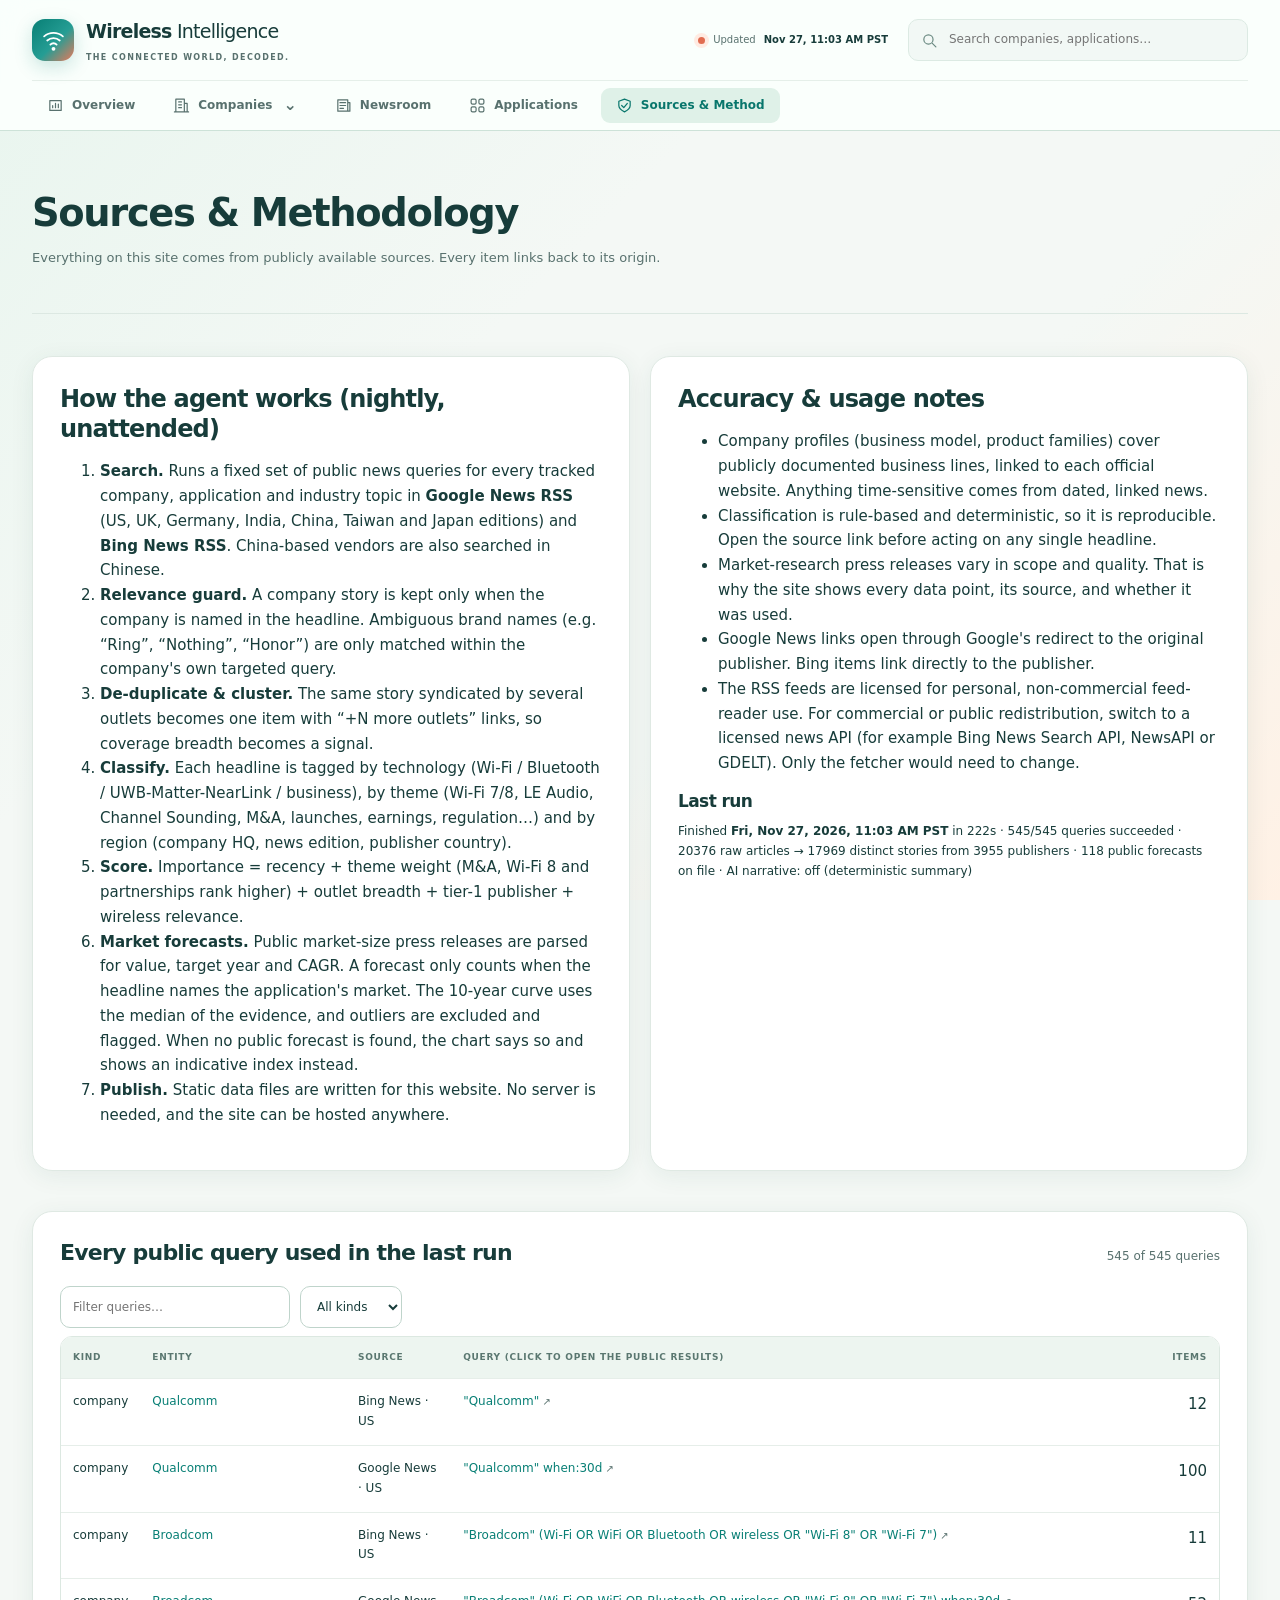
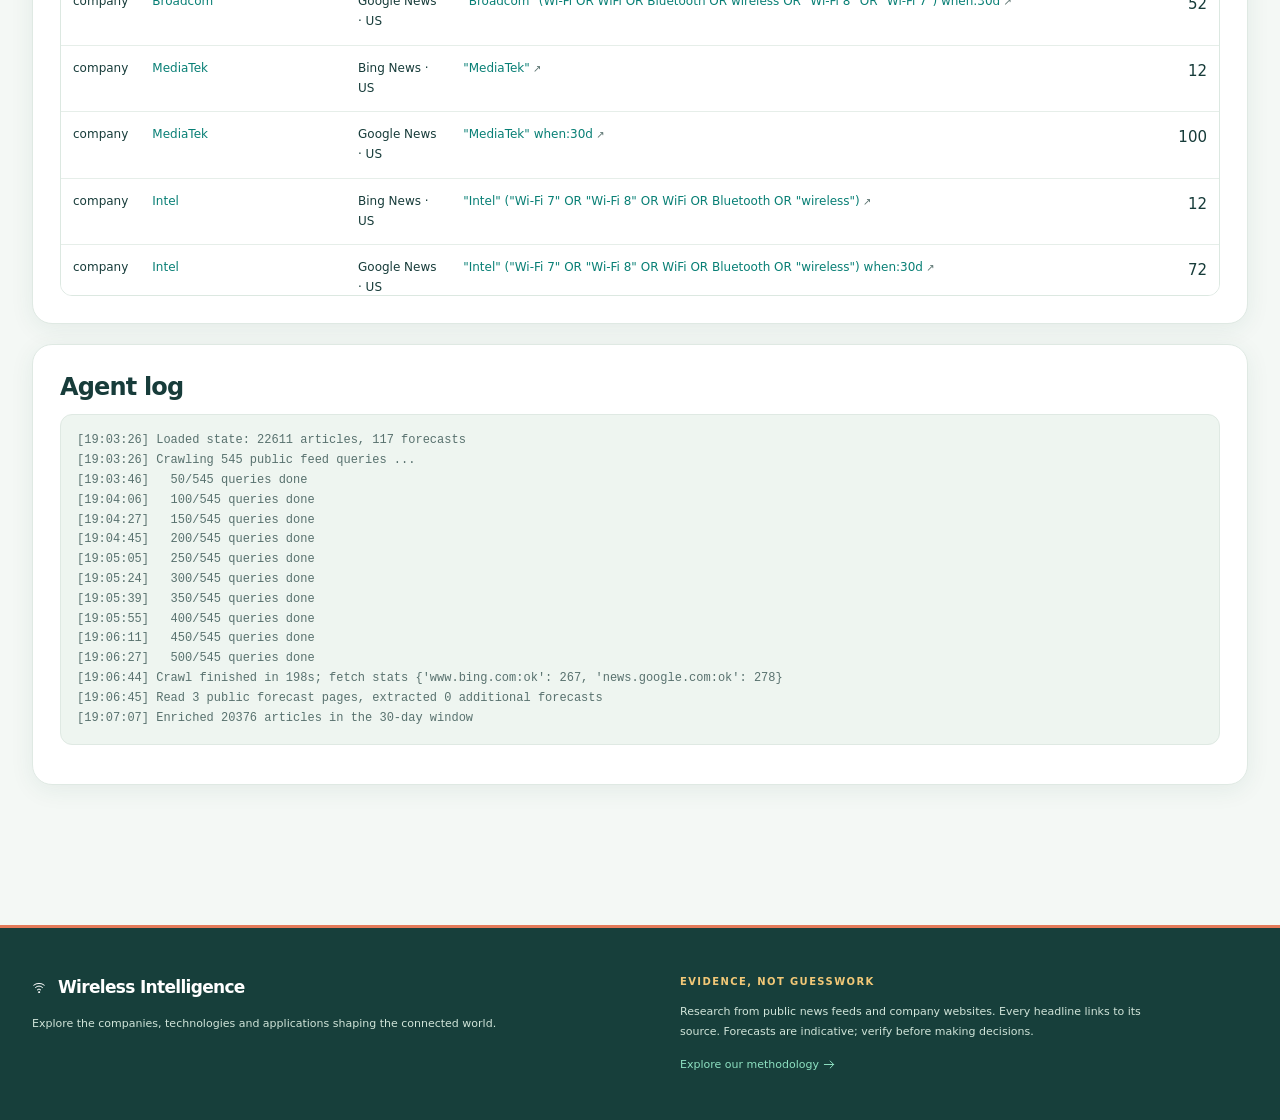
<file: site/sources.html>
<!doctype html>
<html lang="en">
<head>
<meta charset="utf-8" />
<meta name="viewport" content="width=device-width,initial-scale=1" />
<title>Sources &amp; Methodology — Wireless Intelligence</title>
<link rel="stylesheet" href="assets/style.css?v=4" />
</head>
<body>
<div id="hdr"></div>
<main class="wrap content">
  <section class="hero"><h1>Sources &amp; Methodology</h1><p class="muted">Everything on this site comes from publicly available sources. Every item links back to its origin.</p></section>

  <section class="grid g2">
    <div class="card">
      <h2>How the agent works (nightly, unattended)</h2>
      <ol>
        <li><b>Search.</b> Runs a fixed set of public news queries for every tracked company, application and industry topic in <b>Google News RSS</b> (US, UK, Germany, India, China, Taiwan and Japan editions) and <b>Bing News RSS</b>. China-based vendors are also searched in Chinese.</li>
        <li><b>Relevance guard.</b> A company story is kept only when the company is named in the headline. Ambiguous brand names (e.g. “Ring”, “Nothing”, “Honor”) are only matched within the company's own targeted query.</li>
        <li><b>De-duplicate &amp; cluster.</b> The same story syndicated by several outlets becomes one item with “+N more outlets” links, so coverage breadth becomes a signal.</li>
        <li><b>Classify.</b> Each headline is tagged by technology (Wi-Fi / Bluetooth / UWB-Matter-NearLink / business), by theme (Wi-Fi 7/8, LE Audio, Channel Sounding, M&amp;A, launches, earnings, regulation…) and by region (company HQ, news edition, publisher country).</li>
        <li><b>Score.</b> Importance = recency + theme weight (M&amp;A, Wi-Fi 8 and partnerships rank higher) + outlet breadth + tier-1 publisher + wireless relevance.</li>
        <li><b>Market forecasts.</b> Public market-size press releases are parsed for value, target year and CAGR. A forecast only counts when the headline names the application's market. The 10-year curve uses the median of the evidence, and outliers are excluded and flagged. When no public forecast is found, the chart says so and shows an indicative index instead.</li>
        <li><b>Publish.</b> Static data files are written for this website. No server is needed, and the site can be hosted anywhere.</li>
      </ol>
    </div>
    <div class="card">
      <h2>Accuracy &amp; usage notes</h2>
      <ul>
        <li>Company profiles (business model, product families) cover publicly documented business lines, linked to each official website. Anything time-sensitive comes from dated, linked news.</li>
        <li>Classification is rule-based and deterministic, so it is reproducible. Open the source link before acting on any single headline.</li>
        <li>Market-research press releases vary in scope and quality. That is why the site shows every data point, its source, and whether it was used.</li>
        <li>Google News links open through Google's redirect to the original publisher. Bing items link directly to the publisher.</li>
        <li>The RSS feeds are licensed for personal, non-commercial feed-reader use. For commercial or public redistribution, switch to a licensed news API (for example Bing News Search API, NewsAPI or GDELT). Only the fetcher would need to change.</li>
      </ul>
      <h3 style="margin-top:12px">Last run</h3><div id="run" class="small"></div>
    </div>
  </section>

  <section class="card"><div class="card-head"><h2>Every public query used in the last run</h2><span class="muted small" id="qn"></span></div>
    <div class="filters" style="margin-bottom:8px"><input type="text" id="qq" placeholder="Filter queries…"><select id="kind"><option value="">All kinds</option><option>company</option><option>app</option><option>forecast</option><option>topic</option></select></div>
    <div class="tbl-wrap" style="max-height:560px"><table><thead><tr><th class="nosort">Kind</th><th class="nosort">Entity</th><th class="nosort">Source</th><th class="nosort">Query (click to open the public results)</th><th class="nosort num">Items</th></tr></thead><tbody id="qt"></tbody></table></div>
  </section>

  <section class="card"><h2>Agent log</h2><pre class="small muted" id="log" style="white-space:pre-wrap"></pre></section>
</main>
<footer id="ftr"></footer>
<script src="data/index.js"></script>
<script src="data/runlog.js"></script>
<script src="assets/common.js?v=4"></script>
<script>
(function () {
  WR.header("sources");
  const R = window.WR_RUNLOG, E = WR.esc;
  if (!R) return;
  const k = R.kpis;
  document.getElementById("run").innerHTML = `Finished <b>${WR.fmtFull(R.generated)}</b> in ${R.duration_s}s · ${k.queries_ok}/${k.queries} queries succeeded · ${k.raw} raw articles → ${k.articles} distinct stories from ${k.publishers} publishers · ${k.forecasts} public forecasts on file · AI narrative: ${R.llm ? "on" : "off (deterministic summary)"}`;
  const human = (u) => u.replace("/rss/search", "/search").replace("&format=rss", "");
  const qtext = (u) => decodeURIComponent((u.match(/[?&]q=([^&]+)/) || [])[1] || "").replace(/\+/g, " ");
  const draw = () => {
    const f = document.getElementById("qq").value.toLowerCase(), kd = document.getElementById("kind").value;
    const rows = R.jobs.filter((j) => (!kd || j.kind === kd) && (!f || (j.eid + " " + qtext(j.url)).toLowerCase().includes(f)));
    document.getElementById("qn").textContent = `${rows.length} of ${R.jobs.length} queries`;
    document.getElementById("qt").innerHTML = rows.map((j) => `<tr><td class="small">${E(j.kind)}</td><td class="small">${j.kind === "company" ? `<a href="company.html?id=${j.eid}">${E(WR.coName[j.eid] || j.eid)}</a>` : (j.kind === "app" || j.kind === "forecast") ? `<a href="applications.html?app=${j.eid}">${E(j.eid)}</a>` : E(j.eid)}</td>
      <td class="small">${j.via === "bing" ? "Bing News" : "Google News"} · ${E(j.edition)}</td><td class="small"><a class="ext" href="${E(human(j.url))}" target="_blank" rel="noopener">${E(qtext(j.url))}</a></td><td class="num">${j.ok ? j.items : '<span class="down">failed</span>'}</td></tr>`).join("");
  };
  document.getElementById("qq").oninput = draw; document.getElementById("kind").onchange = draw; draw();
  document.getElementById("log").textContent = (R.log || []).join("\n");
})();
</script>
</body>
</html>
</file>
<file: site/assets/style.css>
:root {
  color-scheme: light;
  --bg: #f4f8f5; --bg2: #fff; --card: #fff; --card2: #eef6f1;
  --tx: #173c3a; --mut: #58716e; --mut2: #718682; --acc: #087f75;
  --acc2: #dc644e; --sky: #327caf; --gold: #b57912; --good: #187b56; --warn: #a35e09; --bad: #bd4053;
  --bd: #dce8e2; --bd2: #bfd4cb; --r: 20px;
  --sh: 0 5px 24px rgba(26, 77, 67, .075);
}
* { box-sizing: border-box; }
html { scroll-behavior: smooth; scroll-padding-top: 140px; }
body { margin: 0; background: var(--bg); color: var(--tx); font: 15px/1.65 "Segoe UI", system-ui, -apple-system, sans-serif; }
a { color: var(--acc); text-decoration: none; }
a:hover { text-decoration: underline; }
button, input, select { font: inherit; }
button, a, summary, input, select { -webkit-tap-highlight-color: transparent; }
:focus-visible { outline: 3px solid #7543cf; outline-offset: 4px; }
.wrap { max-width: 1380px; margin: auto; padding: 0 32px; }
.content { padding-top: 32px; padding-bottom: 80px; }
main section, .grid > *, .applayout > * { min-width: 0; }
.muted { color: var(--mut); } .small { font-size: 12px; } .tiny { font-size: 11px; }
h1, h2, h3 { margin: 0 0 10px; line-height: 1.25; letter-spacing: -.035em; }
h1 { font-size: clamp(28px, 3vw, 42px); } h2 { font-size: 24px; } h3 { font-size: 17px; }
p { margin-top: 10px; }
code { background: #eef1fa; padding: 2px 5px; border-radius: 5px; overflow-wrap: anywhere; }
.ui-icon { width: 21px; height: 21px; flex: 0 0 auto; vertical-align: middle; }
.eyebrow, .card-kicker { color: var(--acc); font-size: 10px; letter-spacing: .14em; font-weight: 750; line-height: 1.5; }
.eyebrow { display: inline-flex; align-items: center; gap: 8px; margin-bottom: 12px; }
.status-dot { display: inline-block; width: 7px; height: 7px; border-radius: 50%; background: #23a779; box-shadow: 0 0 0 4px #e2f5ee; flex-shrink: 0; }
.skip-link { position: fixed; top: -80px; left: 20px; z-index: 100; background: #fff; padding: 10px 20px; border-radius: 10px; }
.skip-link:focus { top: 10px; }

/* Shared navigation */
#hdr { position: sticky; top: 0; z-index: 50; }
.topnav { background: rgba(255,255,255,.96); backdrop-filter: blur(12px); border-bottom: 1px solid var(--bd); }
.row1 { display: flex; align-items: center; gap: 20px; min-height: 80px; }
.brand { display: inline-flex; align-items: center; gap: 12px; color: var(--tx); font-size: 19px; font-weight: 750; letter-spacing: -.04em; white-space: nowrap; }
.brand:hover { text-decoration: none; }
.brand-accent { font-weight: 450; }
.brand small { display: block; margin-top: 3px; font-size: 8px; letter-spacing: .17em; color: var(--mut); font-weight: 650; }
.logo { display: grid; place-items: center; width: 42px; height: 42px; border-radius: 13px; color: #fff; background: linear-gradient(145deg,#406de7,#8551d9); box-shadow: 0 5px 16px #5c66d331; }
.logo .ui-icon { width: 25px; height: 25px; }
.spacer { flex: 1; }
.status-pill { font-size: 10px; color: var(--mut); display: inline-flex; align-items: center; gap: 8px; white-space: nowrap; }
.status-pill b { color: var(--tx); font-weight: 600; }
.search { position: relative; width: min(340px, 28vw); }
.search > .ui-icon { position: absolute; left: 13px; top: 13px; width: 17px; height: 17px; color: var(--mut); pointer-events: none; }
input[type=text], select, .side input { background: #fff; color: var(--tx); border: 1px solid var(--bd2); border-radius: 10px; padding: 10px 12px; font-size: 12px; min-height: 42px; max-width: 100%; }
.search input { width: 100%; padding-left: 40px; background: #f6f8fc; border-color: #e7ebf4; }
.search input:focus, .side input:focus { background: #fff; }
.suggest { position: absolute; top: 49px; left: 0; right: 0; background: #fff; border: 1px solid var(--bd2); border-radius: 14px; box-shadow: 0 16px 45px #23345b20; max-height: 360px; overflow: auto; }
.suggest a { display: flex; justify-content: space-between; gap: 8px; padding: 12px; color: var(--tx); font-size: 12px; border-bottom: 1px solid var(--bd); }
.suggest a:hover, .suggest a.on { background: #eef2ff; text-decoration: none; }
.suggest a span { color: var(--mut); font-size: 10px; }
.navrow { display: flex; align-items: center; gap: 8px; min-height: 50px; border-top: 1px solid #f0f2f7; }
.navrow > a, .dd > summary { display: inline-flex; align-items: center; gap: 8px; color: var(--mut); padding: 8px 15px; font-size: 12px; font-weight: 600; border-radius: 9px; cursor: pointer; transition: background .2s, color .2s; }
.navrow .ui-icon { width: 17px; height: 17px; }
.navrow > a:hover, .dd > summary:hover { background: #f3f5fc; color: var(--acc); text-decoration: none; }
.navrow .active { color: var(--acc); background: #edf2ff; }
.nav-caption { margin-left: auto; color: var(--mut2); font-size: 10px; letter-spacing: .05em; }
.dd { position: relative; }
.dd > summary { list-style: none; } .dd > summary::-webkit-details-marker { display: none; }
.caret { font-size: 16px; margin-left: 3px; }
.dd-menu { position: absolute; top: calc(100% + 5px); left: 0; width: 310px; max-height: 70vh; overflow: auto; background: #fff; border: 1px solid var(--bd); border-radius: 15px; box-shadow: 0 16px 45px #23345b20; padding: 8px; }
.dd-menu a { display: block; color: var(--tx); padding: 10px 12px; border-radius: 8px; font-size: 12px; }
.dd-menu a:hover { background: #f2f5ff; text-decoration: none; }
.dd-menu a span { display: block; color: var(--mut); font-size: 11px; }

/* Landing experience */
body[data-page=report] { background: linear-gradient(180deg,#fff 0,#f7f9fe 850px); }
.landing-hero { display: grid; grid-template-columns: 1.18fr 1fr; align-items: center; gap: 30px; padding: 48px 0 30px; position: relative; }
.hero-copy { animation: arrive .65s ease-out; }
.hero-copy h1 { font-size: clamp(38px,4.05vw,58px); line-height: 1.13; letter-spacing: -.055em; margin: 12px 0 22px; }
.gradient-text { color: #4d50c9; background: linear-gradient(100deg,#315cd6,#8650d2); background-clip: text; -webkit-background-clip: text; -webkit-text-fill-color: transparent; }
.hero-description { font-size: 16px; line-height: 1.8; color: var(--mut); max-width: 540px; }
.hero-actions { display: flex; gap: 12px; margin-top: 28px; flex-wrap: wrap; }
.btn { display: inline-flex; justify-content: center; align-items: center; gap: 18px; padding: 11px 18px; min-height: 44px; border: 1px solid var(--bd2); border-radius: 10px; background: #fff; color: var(--acc); font-size: 12px; font-weight: 650; cursor: pointer; transition: transform .2s, box-shadow .2s, border-color .2s; }
.btn:hover { text-decoration: none; transform: translateY(-2px); border-color: var(--acc); }
.btn.primary { background: linear-gradient(115deg,#355fda,#6c4bd0); color: #fff; border-color: transparent; box-shadow: 0 7px 18px #4e60d42b; }
.btn.primary:hover { box-shadow: 0 10px 24px #4e60d445; }
.btn.secondary { border-color: var(--bd); color: var(--tx); }
.hero-proof { display: flex; flex-wrap: wrap; gap: 16px; color: var(--mut); font-size: 10px; margin-top: 23px; }
.hero-proof span::before { content: "\2713"; margin-right: 6px; color: #398875; }
.signal-map { position: relative; aspect-ratio: 5/4; max-width: 540px; width: 100%; justify-self: end; background: radial-gradient(ellipse at center,#eeeafd 0,#f2f6ff66 47%,transparent 70%); animation: arrive .8s ease-out; }
.orbit-art { width: 100%; height: 100%; position: absolute; inset: 0; }
.orbit-sweep { transform-origin: 250px 200px; animation: sweep 4s ease-in-out 1; }
.signal-path { stroke-dasharray: 1000; animation: connect 1.7s ease-out; }
.signal-core { position: absolute; left: 50%; top: 50%; transform: translate(-50%,-50%); display: flex; flex-direction: column; align-items: center; justify-content: center; width: 132px; height: 132px; border: 1px solid #d8dff6; border-radius: 50%; background: linear-gradient(145deg,#fff,#f4f1ff); box-shadow: 0 12px 35px #7065bd16,inset 0 0 0 7px #ffffff90; }
.core-mark { font-size: 36px; color: #6757d6; line-height: 1; }
.signal-core b { font-size: 17px; letter-spacing: -.03em; margin-top: 7px; }
.signal-core > span:last-child { font-size: 7px; letter-spacing: .17em; color: #736da1; }
.map-node { position: absolute; display: flex; align-items: center; gap: 10px; padding: 13px 15px; border: 1px solid #e1e6f6; border-radius: 14px; background: #ffffffed; box-shadow: 0 8px 24px #576b9c10; transition: transform .25s, box-shadow .25s; color: var(--tx); }
.map-node:hover { transform: translateY(-4px); box-shadow: 0 12px 24px #576b9c25; text-decoration: none; }
.map-node b { font-size: 11px; display: block; }
.map-node small { font-size: 8px; display: block; color: var(--mut); }
.node-symbol { width: 31px; height: 31px; border-radius: 9px; display: grid; place-items: center; background: #eef2ff; color: #4b63d6; font-size: 23px; }
.node-wifi { top: 12%; left: 0; } .node-bt { top: 17%; right: 0; }
.node-chip { bottom: 21%; left: 0; } .node-ai { bottom: 17%; right: 0; }
.node-bt .node-symbol, .node-ai .node-symbol { background: #f2edff; color: #8354d6; }
.map-caption { position: absolute; bottom: 3%; left: 0; right: 0; display: flex; justify-content: center; align-items: center; gap: 10px; color: var(--mut); font-size: 10px; }
.report-stamp { display: flex; flex-wrap: wrap; align-items: center; gap: 12px 20px; padding: 16px 0; margin-top: 10px; border-top: 1px solid var(--bd); font-size: 10px; color: var(--mut); }
.report-stamp .eyebrow { margin: 0; font-size: 8px; color: var(--mut2); }
.report-stamp p { margin: 0; flex: 1; } .report-stamp a { font-weight: 600; }
.metrics-strip { background: #fff; border: 1px solid var(--bd); border-radius: 16px; box-shadow: var(--sh); }
.metrics-strip .kpis { gap: 0; grid-template-columns: repeat(6,minmax(0,1fr)); }
.metrics-strip .kpi { border: 0; border-right: 1px solid var(--bd); border-radius: 0; background: transparent; margin: 20px 0; padding: 0 20px; }
.metrics-strip .kpi:last-child { border-right: 0; }
.metrics-strip .kpi .v { font-size: 26px; letter-spacing: -.05em; color: var(--tx); }
.metrics-strip .kpi .l { font-size: 10px; margin-top: 4px; }
.discovery-section { margin: 55px 0; }
.section-heading { display: flex; align-items: end; justify-content: space-between; gap: 24px; margin-bottom: 22px; }
.section-heading h2 { font-size: 29px; margin: 0; }
.section-heading .eyebrow { margin-bottom: 8px; }
.section-heading p { color: var(--mut); font-size: 12px; max-width: 280px; margin: 0 0 3px; }
.text-link { font-size: 12px; font-weight: 650; white-space: nowrap; }
.explore-grid, .spotlight-grid { display: grid; grid-template-columns: repeat(3,minmax(0,1fr)); gap: 20px; }
.explore-card { display: flex; flex-direction: column; position: relative; overflow: hidden; padding: 26px; border: 1px solid #dfe6f7; border-radius: var(--r); color: var(--tx); background: linear-gradient(145deg,#fff,#f0f5ff); transition: transform .25s, box-shadow .25s; }
.explore-card.violet { background: linear-gradient(145deg,#fff,#f5f0ff); border-color: #e8e0f5; }
.explore-card.teal { background: linear-gradient(145deg,#fff,#eff9f8); border-color: #dcecea; }
.explore-card:hover { transform: translateY(-5px); box-shadow: 0 14px 32px #3d55a119; text-decoration: none; }
.explore-symbol { width: 46px; height: 46px; background: #e5edff; color: var(--acc); display: grid; place-items: center; border-radius: 13px; margin-bottom: 27px; }
.explore-symbol .ui-icon { width: 25px; height: 25px; }
.violet .explore-symbol { color: var(--acc2); background: #ece4fd; }
.teal .explore-symbol { color: #25816f; background: #dff3ee; }
.explore-card .card-kicker { font-size: 9px; }
.explore-card h3 { margin-top: 9px; font-size: 23px; }
.explore-card p { font-size: 12px; color: var(--mut); margin-top: 2px; margin-bottom: 22px; line-height: 1.8; }
.card-link { display: flex; justify-content: space-between; margin-top: auto; font-size: 12px; font-weight: 650; color: var(--acc); }
.violet .card-link { color: var(--acc2); } .teal .card-link { color: #25816f; }
.spotlight-card { position: relative; display: flex; flex-direction: column; padding: 25px; border: 1px solid var(--bd); background: #fff; border-radius: var(--r); overflow: hidden; min-height: 265px; transition: box-shadow .25s, transform .25s; }
.spotlight-card.featured { background: linear-gradient(145deg,#eef3ff,#f4effd); border-color: #dce3fa; }
.spotlight-card:hover { transform: translateY(-3px); box-shadow: 0 12px 26px #334c9414; }
.spotlight-meta { display: flex; justify-content: space-between; gap: 10px; font-size: 9px; color: var(--mut); }
.spotlight-meta .card-kicker { max-width: 75%; font-size: 8px; }
.story-number { position: absolute; right: 15px; top: 28px; color: #dae2f43d; font-size: 94px; line-height: 1; font-weight: 800; pointer-events: none; }
.spotlight-card h3 { position: relative; font-size: 20px; line-height: 1.5; margin: 24px 0; letter-spacing: -.025em; }
.spotlight-card h3 a { color: var(--tx); }
.spotlight-bottom { display: flex; align-items: center; justify-content: space-between; margin-top: auto; padding-top: 12px; border-top: 1px solid var(--bd); color: var(--mut); font-size: 11px; }
.spotlight-bottom > a { display: grid; place-items: center; width: 32px; height: 32px; background: #f0f3fc; border-radius: 50%; }
.application-grid { display: grid; grid-template-columns: repeat(6,minmax(0,1fr)); gap: 12px; }
.application-tile { display: block; position: relative; padding: 22px 17px; background: #fff; border: 1px solid var(--bd); border-radius: 15px; color: var(--tx); transition: transform .2s, border-color .2s; }
.application-tile:hover { transform: translateY(-4px); border-color: #9aaef1; text-decoration: none; }
.application-icon { display: grid; place-items: center; width: 44px; height: 44px; background: #f0f3ff; border-radius: 12px; font-size: 23px; margin-bottom: 20px; }
.application-tile.violet .application-icon { background: #f4edff; } .application-tile.teal .application-icon { background: #edf8f3; }
.application-tile h3 { font-size: 13px; line-height: 1.45; letter-spacing: -.015em; }
.application-tile p { color: var(--mut); font-size: 10px; line-height: 1.7; margin-bottom: 0; }
.tile-arrow { position: absolute; top: 20px; right: 15px; color: #7d89aa; font-size: 14px; }

/* Research pages and detailed reports */
.hero { padding: 26px 0 32px; text-align: left; border-bottom: 1px solid var(--bd); margin-bottom: 22px; }
.hero p { max-width: 850px; color: var(--mut); font-size: 13px; }
.card { background: #fff; border: 1px solid var(--bd); border-radius: var(--r); padding: 27px; margin: 20px 0; box-shadow: var(--sh); }
.card-head { display: flex; justify-content: space-between; align-items: baseline; gap: 12px; flex-wrap: wrap; margin-bottom: 20px; }
.card-head h2 { margin: 0; font-size: 22px; } .card-head .eyebrow { margin-bottom: 7px; }
.card-head > a { font-size: 12px; font-weight: 600; }
.grid { display: grid; gap: 20px; }
.g2 { grid-template-columns: repeat(2,minmax(0,1fr)); }
.g3 { grid-template-columns: repeat(3,minmax(0,1fr)); }
.g4 { grid-template-columns: repeat(4,minmax(0,1fr)); }
.kpis { display: grid; grid-template-columns: repeat(auto-fit,minmax(120px,1fr)); gap: 10px; }
.kpi { background: #f7f9fe; border: 1px solid #e8ecf6; border-radius: 13px; padding: 16px; }
.kpi .v { font-size: 25px; font-weight: 750; color: #3159bd; font-variant-numeric: tabular-nums; }
.kpi .l { color: var(--mut); font-size: 11px; }
#bullets .kpi { padding: 22px; background: #fbfcff; }
#bullets h3 { font-size: 15px; margin-bottom: 15px; line-height: 1.5; letter-spacing: -.01em; }
#bullets li { padding: 3px 0; font-size: 12px; }
#sections > div { border: 1px solid var(--bd); border-radius: 14px; padding: 20px; }
#sections h3 { margin-bottom: 18px; line-height: 1.5; }
.toggles { display: flex; flex-wrap: wrap; gap: 7px; align-items: center; }
.toggles .lbl { color: var(--mut); font-size: 9px; text-transform: uppercase; letter-spacing: .1em; margin-right: 6px; }
.tbtn { border: 1px solid var(--bd); border-radius: 8px; background: #fff; color: var(--mut); font-size: 11px; font-weight: 600; padding: 7px 12px; cursor: pointer; transition: background .2s, border-color .2s; }
.tbtn:hover { border-color: #a3b4e6; background: #f7f9ff; }
.tbtn.on { color: #3159bd; background: #eef2ff; border-color: #bacaf4; }
.filters { display: flex; flex-wrap: wrap; gap: 10px; align-items: center; }
.filters input[type=text] { min-width: 230px; }
.filters label { display: inline-flex; align-items: center; gap: 5px; }
.chip { display: inline-block; font-size: 10px; padding: 2px 8px; border-radius: 6px; border: 1px solid #e2e7f3; color: #506080; background: #f6f8fc; margin: 2px 4px 2px 0; white-space: normal; }
a.chip:hover { text-decoration: none; border-color: #acb9eb; }
.chip.t-wifi { color: #236197; background: #eff7ff; border-color: #d9eafa; }
.chip.t-bt { color: #5843a6; background: #f3efff; border-color: #e5dcf9; }
.chip.t-oth { color: #1c6c5a; background: #eff9f4; border-color: #d8eee3; }
.chip.t-biz { color: #996015; background: #fff9eb; border-color: #f7ead0; }
.chip.co { color: #5c44a4; background: #f5f1ff; border-color: #e9e1fa; }
.chip.rg { color: #536581; background: #f6f8fb; }
.badge { display: inline-block; font-size: 9px; font-weight: 700; padding: 3px 7px; border-radius: 5px; letter-spacing: .04em; background: #eff2f8; color: var(--mut); text-transform: uppercase; vertical-align: middle; }
.badge.leader { background: #eaf7ee; color: #236341; }
.badge.challenger { background: #edf5ff; color: #345a90; }
.badge.niche { background: #fff6e7; color: #92580e; }
.badge.wire { background: #f0eafb; color: #66449d; }
.up { color: var(--good); } .down { color: var(--bad); } .flat { color: var(--mut); }
.tbl-wrap { overflow: auto; border: 1px solid var(--bd); border-radius: 12px; background: #fff; }
table { width: 100%; border-collapse: collapse; }
th, td { text-align: left; vertical-align: top; padding: 13px 12px; border-bottom: 1px solid #ecf0f7; }
th { position: sticky; top: 0; z-index: 1; background: #f6f8fc; color: #64718d; font-size: 9px; text-transform: uppercase; letter-spacing: .08em; white-space: nowrap; cursor: pointer; }
th.nosort { cursor: default; }
tr:hover td { background: #f9fbff; }
td.num { text-align: right; font-variant-numeric: tabular-nums; }
.co-name { color: var(--tx); font-weight: 650; font-size: 12px; }
.co-name:hover { color: var(--acc); }
.news { list-style: none; padding: 0; margin: 0; }
.news li { padding: 18px 0; border-bottom: 1px solid #edf0f7; }
.news li:last-child { border-bottom: 0; }
.news .t { font-size: 14px; font-weight: 600; color: #233759; line-height: 1.65; letter-spacing: -.012em; }
.news .t:hover { color: var(--acc); }
.news .meta { display: flex; flex-wrap: wrap; align-items: center; gap: 5px 10px; font-size: 10px; color: var(--mut); margin-top: 8px; }
.news .x { font-size: 12px; color: var(--mut); margin-top: 8px; line-height: 1.8; }
.cov { background: transparent; padding: 0; border: 0; color: #9a5b13; font-size: 10px; cursor: pointer; }
.also { display: none; margin-top: 8px; font-size: 11px; }
.also.open { display: block; } .also a { margin-right: 12px; }
.ext::after { content: " \2197"; font-size: 10px; color: var(--mut); }
.bars .row { display: grid; grid-template-columns: minmax(130px,180px) 1fr 65px; align-items: center; gap: 12px; margin: 12px 0; font-size: 11px; }
.bars .track { height: 7px; background: #eff2fb; border-radius: 10px; overflow: hidden; }
.bars .fill { height: 100%; border-radius: 10px; background: linear-gradient(90deg,#4f7ae8,#9771e7); transform-origin: left; animation: grow .8s ease-out; }
.bars .n { text-align: right; color: var(--mut); font-size: 10px; font-variant-numeric: tabular-nums; }
details.grp { background: #fff; border: 1px solid var(--bd); border-radius: 15px; margin: 12px 0; }
details.grp > summary { list-style: none; display: flex; justify-content: space-between; gap: 12px; padding: 18px 22px; font-weight: 650; font-size: 13px; cursor: pointer; }
details.grp > summary::-webkit-details-marker { display: none; }
details.grp > summary::after { content: "+"; color: var(--acc); } details.grp[open] > summary::after { content: "\2212"; }
details.grp[open] > summary { border-bottom: 1px solid var(--bd); }
.briefs { display: grid; grid-template-columns: repeat(auto-fill,minmax(min(100%,350px),1fr)); padding: 18px; gap: 16px; }
.brief { border: 1px solid var(--bd); border-radius: 12px; padding: 20px; background: #fbfcff; }
.brief h3 { font-size: 15px; line-height: 1.65; } .brief h3 a { color: var(--tx); }
.brief ol { padding-left: 18px; margin: 12px 0 0; } .brief li { font-size: 12px; margin: 8px 0; }

/* Application and company detail surfaces */
.applayout { display: grid; grid-template-columns: 270px minmax(0,1fr); align-items: start; gap: 26px; }
.side { position: sticky; top: 150px; max-height: calc(100vh - 175px); overflow: auto; background: #fff; border: 1px solid var(--bd); border-radius: 18px; padding: 16px; box-shadow: var(--sh); scrollbar-width: thin; }
.side-heading { font-weight: 700; font-size: 15px; margin-bottom: 3px; }
.side-description { color: var(--mut); font-size: 10px; margin: 0 0 14px; }
.side input { width: 100%; margin-bottom: 10px; }
.side .gh { color: var(--mut2); text-transform: uppercase; letter-spacing: .1em; font-size: 8px; font-weight: 650; margin: 20px 7px 8px; }
.side a { display: flex; align-items: center; gap: 9px; color: #425476; padding: 9px 10px; border-radius: 9px; font-size: 11px; line-height: 1.6; transition: background .2s; }
.side a:hover { background: #f6f8ff; text-decoration: none; }
.side a.on { background: linear-gradient(100deg,#eef2ff,#f5f1fc); color: #3c53b1; font-weight: 650; box-shadow: inset 3px 0 #6879dd; }
.side a .n { font-size: 9px; margin-left: auto; color: var(--mut2); }
.chart { width: 100%; height: auto; background: linear-gradient(180deg,#fafbff,#fff); border: 1px solid var(--bd); border-radius: 15px; }
.trend-line { stroke-dasharray: 1; animation: draw-line 1.2s ease-out; }
.note { padding: 14px 16px; border: 1px solid #f4e5c5; border-left: 3px solid #dc9c3c; border-radius: 9px; background: #fffaf0; color: #866025; font-size: 12px; }
.note.info { border-color: #dce7fa; border-left-color: #6382d5; background: #f4f8ff; color: #355484; }
.pill-out, .pill-in { display: inline-block; border-radius: 5px; padding: 2px 5px; font-size: 9px; }
.pill-out { color: #a03942; background: #fff1f2; border: 1px solid #f2d8dc; }
.pill-in { color: #286345; background: #eff9f1; border: 1px solid #dbeee1; }
.co-head { display: flex; align-items: flex-start; flex-wrap: wrap; gap: 22px; }
.co-logo { width: 68px; height: 68px; border-radius: 20px; display: grid; place-items: center; background: linear-gradient(145deg,#4d79e0,#9264dd); color: #fff; font-size: 24px; font-weight: 750; }
.co-head h1 { font-size: 32px; } .co-head h1 .badge { font-size: 9px; letter-spacing: .03em; }
.links a { margin-right: 14px; font-size: 11px; }
.narr { white-space: pre-wrap; } .empty { padding: 25px; text-align: center; color: var(--mut); }
pre { background: #f7f9fd; border: 1px solid var(--bd); border-radius: 12px; padding: 16px; }
footer { margin-top: 40px; border-top: 1px solid var(--bd); background: #fff; padding: 45px 0; color: var(--mut); font-size: 11px; }
.footer-grid { display: grid; grid-template-columns: 1fr 1fr; gap: 80px; }
.footer-grid .brand { font-size: 17px; } .footer-grid p { max-width: 480px; line-height: 1.9; }
.footer-grid .eyebrow { margin-bottom: 0; }
.footer-grid a .ui-icon { width: 14px; }

/* Animation is brief, decorative, and never required to access content. */
@keyframes arrive { from { opacity: .4; transform: translateY(12px); } to { opacity: 1; transform: none; } }
@keyframes sweep { from { transform: rotate(-100deg); } to { transform: rotate(260deg); } }
@keyframes connect { from { stroke-dashoffset: 1000; } to { stroke-dashoffset: 0; } }
@keyframes grow { from { transform: scaleX(.1); } to { transform: scaleX(1); } }
@keyframes draw-line { from { stroke-dashoffset: 1; } to { stroke-dashoffset: 0; } }
@media (max-width: 1150px) {
  .status-pill { display: none; }
  .nav-caption { display: none; }
  .application-grid { grid-template-columns: repeat(3,minmax(0,1fr)); }
  .map-node { padding: 10px; gap: 6px; }
  .map-node b { font-size: 10px; } .map-node small { font-size: 7px; }
  .signal-core { width: 110px; height: 110px; }
}
@media (max-width: 1050px) {
  .wrap { padding-left: 22px; padding-right: 22px; }
  .landing-hero { grid-template-columns: 1fr; padding-top: 25px; }
  .hero-copy { max-width: 650px; }
  .signal-map { justify-self: center; max-width: 480px; }
  .hero-copy h1 { font-size: clamp(36px,6vw,54px); }
  .hero-description { max-width: 600px; }
  .g2, .g3, .g4 { grid-template-columns: 1fr; }
  .explore-grid, .spotlight-grid { gap: 12px; }
  .explore-card, .spotlight-card { padding: 20px; }
  .explore-card h3 { font-size: 20px; }
  .applayout { grid-template-columns: 220px minmax(0,1fr); gap: 16px; }
  .card { padding: 22px; }
  .metrics-strip .kpis { grid-template-columns: repeat(3,minmax(0,1fr)); }
  .metrics-strip .kpi:nth-child(3) { border-right: 0; }
  .co-head > .kpis, #app .card-head > .kpis { min-width: 0 !important; flex: 1 1 100% !important; width: 100%; }
}
@media (max-width: 680px) {
  html { scroll-padding-top: 225px; }
  .wrap { padding-left: 16px; padding-right: 16px; }
  .content { padding-top: 20px; }
  .row1 { min-height: 70px; flex-wrap: wrap; gap: 12px; padding: 13px 0; }
  .brand { font-size: 17px; gap: 9px; } .logo { width: 35px; height: 35px; border-radius: 11px; }
  .brand small { font-size: 7px; } .brand-accent { font-weight: 500; }
  .row1 .spacer { display: none; }
  .search { width: 100%; order: 3; }
  .navrow { flex-wrap: wrap; gap: 2px; padding: 6px 0; min-height: 0; }
  .navrow > a, .dd > summary { font-size: 10px; padding: 7px 8px; gap: 5px; }
  .navrow .ui-icon { width: 14px; height: 14px; }
  .dd-menu { width: min(310px, calc(100vw - 50px)); left: -80px; }
  .hero-copy h1 { font-size: clamp(32px,8vw,45px); }
  .hero-description { font-size: 14px; }
  .hero-proof { gap: 12px; font-size: 9px; }
  .signal-map { max-width: 400px; aspect-ratio: 1; }
  .signal-core { width: 98px; height: 98px; } .signal-core b { font-size: 14px; }
  .node-symbol { width: 26px; height: 26px; font-size: 20px; }
  .map-node { padding: 8px; } .map-node small { font-size: 7px; }
  .node-wifi, .node-bt { top: 8%; }
  .node-chip, .node-ai { bottom: 14%; }
  .map-caption { font-size: 9px; bottom: 0; }
  .report-stamp { gap: 8px; } .report-stamp p { flex: 1 1 100%; }
  .metrics-strip .kpi { padding: 0 12px; margin: 14px 0; }
  .metrics-strip .kpi .v { font-size: 22px; }
  .metrics-strip .kpi .l { font-size: 9px; }
  .discovery-section { margin: 38px 0; }
  .section-heading { align-items: start; flex-direction: column; gap: 12px; }
  .section-heading h2 { font-size: 25px; }
  .section-heading p { max-width: none; }
  .explore-grid, .spotlight-grid { grid-template-columns: 1fr; }
  .explore-card { padding: 24px; }
  .explore-symbol { margin-bottom: 17px; }
  .spotlight-card { min-height: 230px; }
  .application-grid { grid-template-columns: repeat(2,minmax(0,1fr)); }
  .application-tile { padding: 18px 13px; }
  .card { padding: 20px 16px; border-radius: 15px; }
  .card-head h2 { font-size: 20px; }
  .bars .row { grid-template-columns: minmax(100px, 145px) 1fr 47px; gap: 8px; font-size: 10px; }
  .applayout { grid-template-columns: minmax(0,1fr); }
  .side { position: static; max-height: 265px; }
  #app > .card:first-child { margin-top: 0; }
  .filters { gap: 8px; }
  .filters input[type=text] { min-width: 0; width: 100%; }
  .co-head { gap: 15px; }
  .co-head > div:not(.co-logo) { min-width: 0 !important; }
  .co-head h1 { font-size: 27px; }
  .co-logo { width: 54px; height: 54px; border-radius: 15px; }
  .kpis { grid-template-columns: repeat(2,minmax(0,1fr)); }
  .news .meta { gap: 4px 6px; }
  .footer-grid { grid-template-columns: 1fr; gap: 24px; }
  details.grp > summary { flex-wrap: wrap; padding: 15px; }
}
@media (prefers-reduced-motion: reduce) {
  html { scroll-behavior: auto; }
  *, *::before, *::after { animation: none !important; transition: none !important; }
}

/* Color system */
body { background-color: var(--bg); background-image: linear-gradient(135deg, #e8f5ee 0, transparent 38%), linear-gradient(315deg, #fff1e5 0, transparent 36%); background-attachment: fixed; }
body[data-page=report] { background: linear-gradient(180deg, #fff4e7 0, #f3f8f4 480px, #f4f8f5 1000px); }
:focus-visible { outline-color: #df7357; }
.topnav { background: rgba(250, 255, 252, .96); border-bottom-color: #cde2d8; }
.logo { background: linear-gradient(135deg, #087f75 0%, #259d94 56%, #e97859 100%); box-shadow: 0 6px 18px #13857836; }
.navrow { border-top-color: #e5efe9; }
.navrow > a:hover, .dd > summary:hover { background: #e5f3ed; color: var(--acc); }
.navrow .active { color: #08766c; background: #dff1e8; }
.status-dot { background: #e16c50; box-shadow: 0 0 0 4px #ffebe2; }
.search input { background: #f2f8f5; border-color: #dceae3; }
.search > .ui-icon { color: #6a8981; }
.suggest a:hover, .suggest a.on { background: #e8f5ee; }
.dd-menu a:hover { background: #e8f5ee; }
.eyebrow, .card-kicker { color: #087f75; }
.gradient-text { background-image: linear-gradient(100deg, #087f75 0%, #337eaa 56%, #df684f 100%); }
.btn.primary { background: linear-gradient(115deg, #087f75, #159991); box-shadow: 0 7px 18px #138c7f35; }
.btn.primary:hover { box-shadow: 0 10px 24px #138c7f4a; }
.btn.secondary { border-color: #cfe0d8; }
.btn.secondary:hover { border-color: #df795f; color: #b84d39; }
.hero-proof span::before { color: #bd7d19; }
.signal-map { background: linear-gradient(135deg, #ddf3e7 0%, #e5f2f7 50%, #fff0dd 100%); border-radius: 47% 42% 45% 40%; }
.signal-core { border-color: #bee0d0; background: linear-gradient(145deg, #fff, #e3f5eb); box-shadow: 0 12px 35px #38765a20, inset 0 0 0 7px #ffffff90; }
.core-mark { color: #07887b; }
.signal-core > span:last-child { color: #538477; }
.map-node { border-color: #cfe5da; box-shadow: 0 8px 24px #3c725a17; }
.node-wifi .node-symbol { background: #d9f1e7; color: #087f75; }
.node-bt .node-symbol { background: #ffeadf; color: #d15e45; }
.node-chip .node-symbol { background: #fff1cc; color: #a96d08; }
.node-ai .node-symbol { background: #e2effa; color: #327caf; }
.report-stamp { border-top-color: #d7e8df; }
.report-stamp .eyebrow { color: #a26d17; }
.metrics-strip { border-color: #d7e7df; box-shadow: 0 8px 26px #295f4b12; }
.metrics-strip .kpi { border-right-color: #e1ece6; }
.metrics-strip .kpi:nth-child(1) .v, .metrics-strip .kpi:nth-child(6) .v { color: #087f75; }
.metrics-strip .kpi:nth-child(2) .v { color: #327caf; }
.metrics-strip .kpi:nth-child(3) .v { color: #d6654b; }
.metrics-strip .kpi:nth-child(4) .v { color: #ae7511; }
.metrics-strip .kpi:nth-child(5) .v { color: #528b55; }
.section-heading h2::after { content: ""; display: block; width: 42px; height: 3px; margin-top: 10px; border-radius: 2px; background: linear-gradient(90deg, #087f75, #327caf 55%, #e47657); }
.section-heading p { color: #5d7771; }
.explore-card { border-color: #cde5d8; background: linear-gradient(145deg, #fff, #e8f6ed); }
.explore-card.violet { background: linear-gradient(145deg, #fff, #fff0e7); border-color: #f0d7c8; }
.explore-card.teal { background: linear-gradient(145deg, #fff, #fff6d9); border-color: #eee1b6; }
.explore-card:hover { box-shadow: 0 14px 32px #286e551f; }
.explore-symbol { background: #d9f1e6; color: #087f75; }
.violet .explore-symbol { color: #c3543e; background: #ffe3d7; }
.teal .explore-symbol { color: #a66c0b; background: #ffedba; }
.card-link { color: #087f75; }
.violet .card-link { color: #c3543e; }
.teal .card-link { color: #a66c0b; }
.spotlight-card { border-color: #e1e9e4; }
.spotlight-card.featured { background: linear-gradient(145deg, #fff0e4, #fff9e9); border-color: #f0d6c3; }
.spotlight-card.featured .card-kicker { color: #bd593f; }
.story-number { color: #e3a18a40; }
.spotlight-bottom { border-top-color: #e5ece7; }
.spotlight-bottom > a { background: #e5f2eb; color: #087f75; }
.application-tile { border-color: #e0e9e3; }
.application-tile:hover { border-color: #72b8a1; }
.application-tile.violet .application-icon { background: #ffebe1; color: #cf6046; }
.application-tile.blue .application-icon { background: #e3f0fa; color: #327caf; }
.application-tile.teal .application-icon { background: #e1f2e5; color: #398454; }
.tile-arrow { color: #79928b; }
.card { border-color: #dfe9e3; }
.kpi { background: #f1f7f3; border-color: #e0ece4; }
.kpi .v { color: #087f75; }
#bullets .kpi:nth-child(3n+1) { background: #eaf5ee; border-color: #d6e9dc; }
#bullets .kpi:nth-child(3n+2) { background: #fff1e8; border-color: #f1ded1; }
#bullets .kpi:nth-child(3n) { background: #edf4fa; border-color: #dce8f1; }
#sections > div { border-color: #dfe9e3; }
#sections > div:nth-child(3n+1) { background: #f0f8f3; }
#sections > div:nth-child(3n+2) { background: #fff5ed; }
#sections > div:nth-child(3n) { background: #f0f6fb; }
.tbtn { border-color: #dbe8e1; }
.tbtn:hover { border-color: #83bca7; background: #edf7f1; }
.tbtn.on { color: #08766c; background: #def1e7; border-color: #a8d1bd; }
.chip { border-color: #dfe9e3; color: #526d66; background: #f1f7f3; }
.chip.t-wifi { color: #08786d; background: #e0f3e9; border-color: #c5e5d2; }
.chip.t-bt { color: #bd543d; background: #fff0e8; border-color: #f1d8ca; }
.chip.t-oth { color: #3b7850; background: #eaf5e9; border-color: #d6e8d1; }
.chip.t-biz { color: #9c6910; background: #fff5d8; border-color: #eee1b3; }
.chip.co { color: #326f9d; background: #e9f2f9; border-color: #d5e5f0; }
.chip.rg { color: #66518a; background: #f1edf8; border-color: #e3dcef; }
.badge { background: #edf3ef; color: #5b706a; }
.badge.leader { background: #e3f3e6; color: #337a49; }
.badge.challenger { background: #e6f1f9; color: #326f9d; }
.badge.niche { background: #fff2d6; color: #99660f; }
.badge.wire { background: #ffebe2; color: #bd543d; }
.tbl-wrap { border-color: #dce8e1; }
th, td { border-bottom-color: #e6eee9; }
th { background: #edf5f0; color: #5a7770; }
tr:hover td { background: #f3f8f4; }
.news li { border-bottom-color: #e5ede8; }
.news .t { color: #234943; }
.news .t:hover, .co-name:hover { color: #d05e46; }
.cov { color: #ad6d10; }
.bars .track { background: #eaf1ec; }
.bars .row:nth-child(5n+1) .fill { background: linear-gradient(90deg, #07877b, #45b89a); }
.bars .row:nth-child(5n+2) .fill { background: linear-gradient(90deg, #347cac, #63acd0); }
.bars .row:nth-child(5n+3) .fill { background: linear-gradient(90deg, #d35f47, #ef9871); }
.bars .row:nth-child(5n+4) .fill { background: linear-gradient(90deg, #b27b12, #e4b943); }
.bars .row:nth-child(5n) .fill { background: linear-gradient(90deg, #50894f, #8dbb69); }
details.grp { border-color: #dfe9e3; }
details.grp:nth-child(4n+1) > summary::after { color: #087f75; }
details.grp:nth-child(4n+2) > summary::after { color: #d5654a; }
details.grp:nth-child(4n+3) > summary::after { color: #327caf; }
details.grp:nth-child(4n) > summary::after { color: #b57912; }
.brief { border-color: #dfe9e3; background: #f6faf7; }
.brief:nth-child(4n+2) { background: #fff8f2; }
.side { border-color: #dce8e1; }
.side a:hover { background: #edf6f0; }
.side a.on { background: linear-gradient(100deg, #e0f2e8, #e6f2f8); color: #08766c; box-shadow: inset 3px 0 #e27658; }
.chart { border-color: #dce8e1; background: linear-gradient(180deg, #f6faf7, #fff); }
.note.info { border-color: #cde7d8; border-left-color: #138b79; background: #edf7f0; color: #315f4e; }
.co-logo { background: linear-gradient(145deg, #087f75, #327caf 62%, #e47657); }
pre, code { border-color: #dfe9e3; background: #eef5f0; }
footer { background: #173f3b; border-top: 3px solid #e47a59; color: #d0e4d9; }
footer .brand { color: #fff; }
footer .brand small, footer .eyebrow { color: #f2c877; }
footer a { color: #8de0c1; }
</file>
